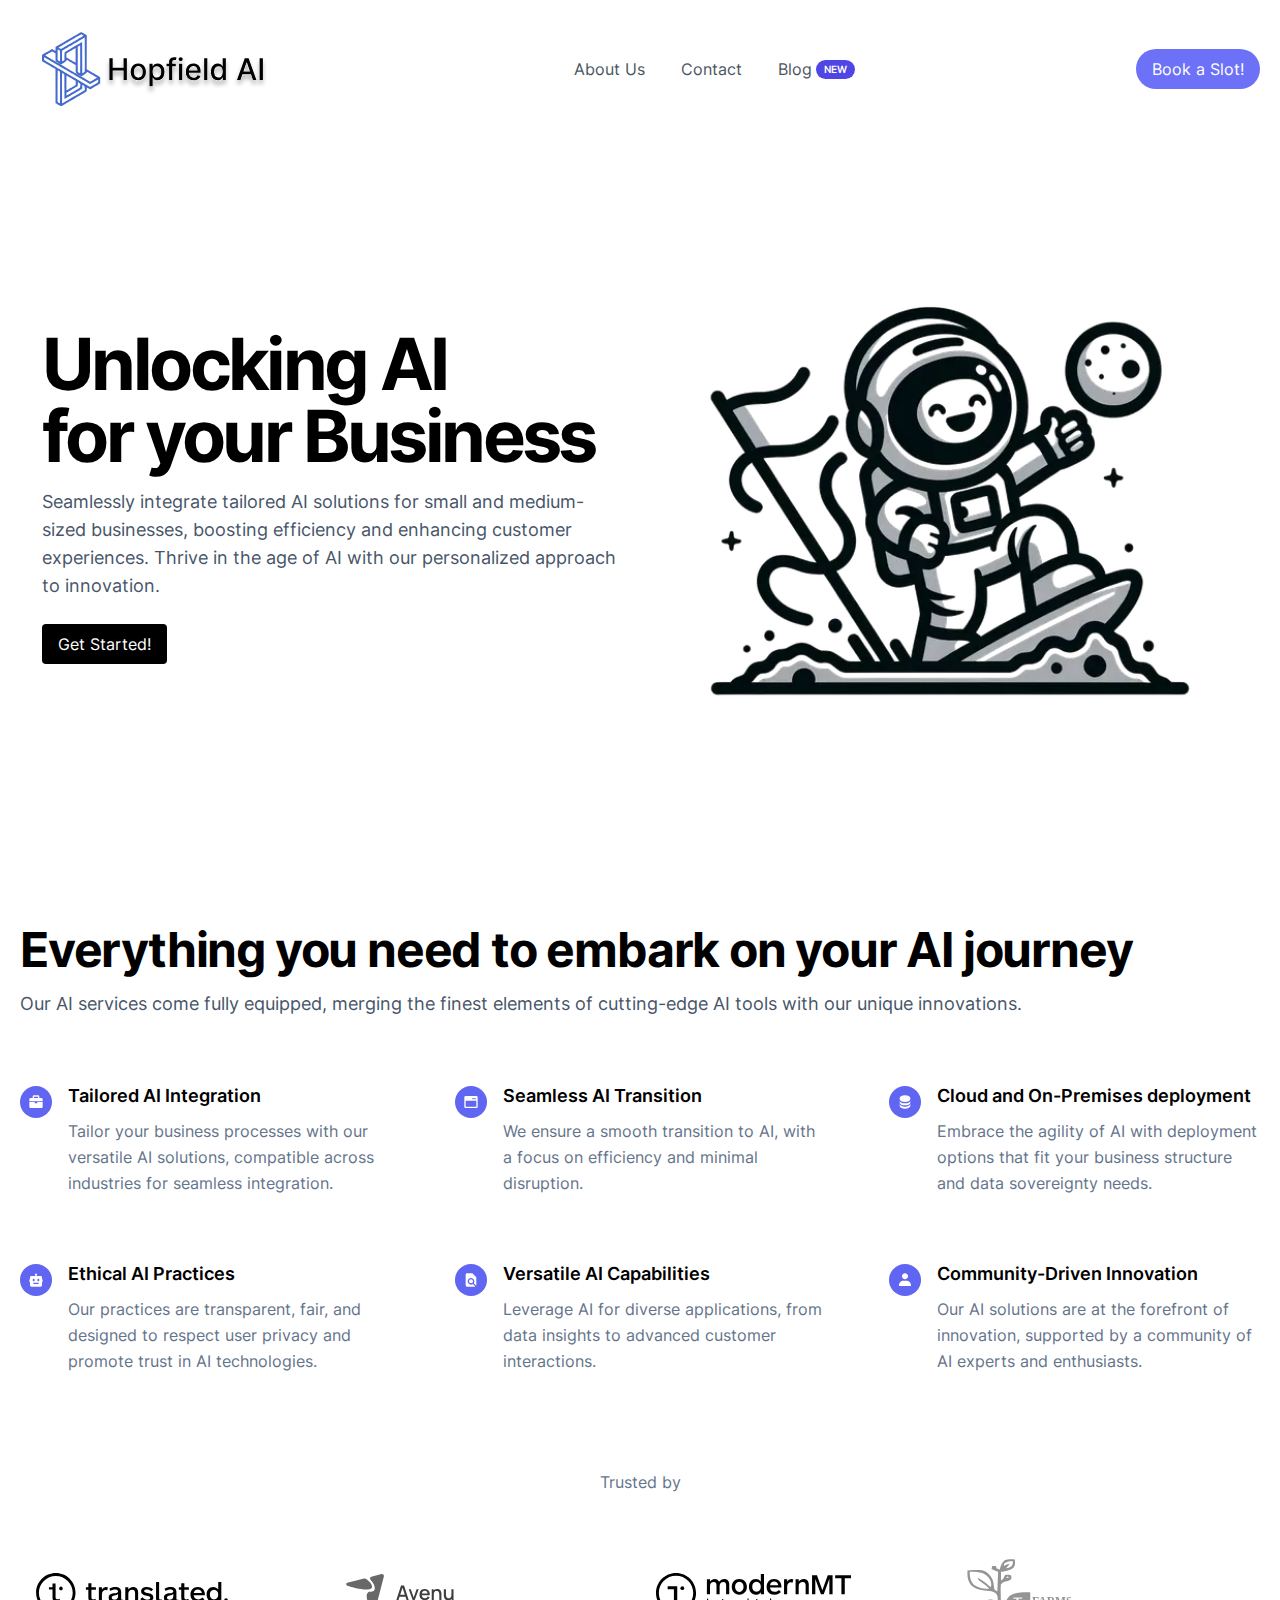
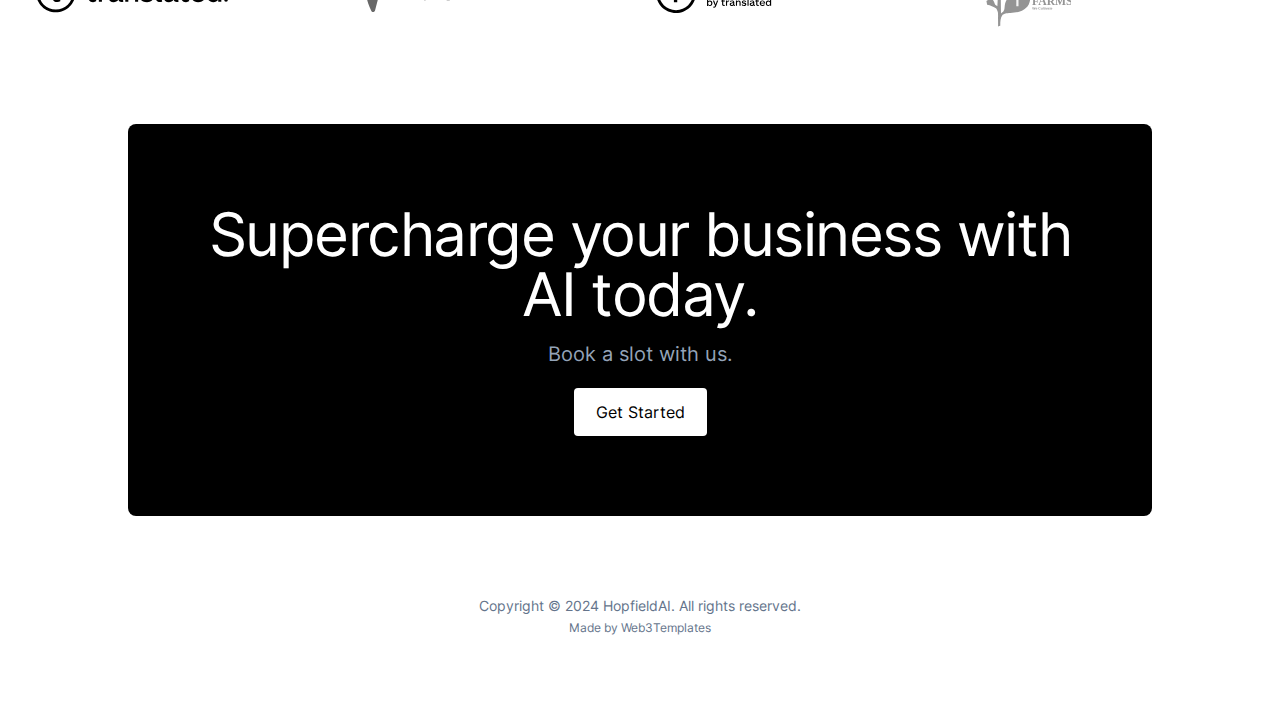
<file: index.html>
<!DOCTYPE html><html lang="en"> <head><meta charset="UTF-8"><meta name="viewport" content="width=device-width"><link rel="icon" type="image/svg+xml" href="/icon.svg"><meta name="generator" content="Astro v3.6.4"><!-- <link rel="preload" as="image" href={src} alt="Hero" /> --><title>Hopfiled AI: Enabling AI for your business</title><link rel="canonical" href="https://astroship.web3templates.com/"><meta name="description" content="HopfieldAI is an AI services compnay helping your business to leverage AI."><meta name="robots" content="index, follow"><meta property="og:title" content="HopfieldAI"><meta property="og:type" content="website"><meta property="og:image" content="https://astroship.web3templates.com/opengraph.jpg"><meta property="og:url" content="https://astroship.web3templates.com/"><meta property="og:image:url" content="https://astroship.web3templates.com/opengraph.jpg"><meta property="og:image:alt" content="HopfiledAI Homepage Screenshot"><link rel="stylesheet" href="/_astro/about.c0aedb69.css" /></head> <body> <div class="max-w-screen-xl mx-auto px-5">  <header class="flex flex-col lg:flex-row justify-between items-center my-5">  <div class="flex w-full lg:w-auto items-center justify-between"> <a href="/" class="text-lg"> <img src="/_astro/logo.6d7fe1f3_ZN0SQe.svg" alt="Astronaut" loading="eager" width="272" height="98" decoding="async"> </a> <div class="block lg:hidden"> <button id="astronav-menu" aria-label="Toggle Menu">  <svg fill="currentColor" class="w-4 h-4 text-gray-800" width="24" height="24" viewBox="0 0 24 24" xmlns="https://www.w3.org/2000/svg"> <title>Toggle Menu</title> <path class="astronav-close-icon astronav-toggle hidden" fill-rule="evenodd" clip-rule="evenodd" d="M18.278 16.864a1 1 0 01-1.414 1.414l-4.829-4.828-4.828 4.828a1 1 0 01-1.414-1.414l4.828-4.829-4.828-4.828a1 1 0 011.414-1.414l4.829 4.828 4.828-4.828a1 1 0 111.414 1.414l-4.828 4.829 4.828 4.828z"></path> <path class="astronav-open-icon astronav-toggle" fill-rule="evenodd" d="M4 5h16a1 1 0 010 2H4a1 1 0 110-2zm0 6h16a1 1 0 010 2H4a1 1 0 010-2zm0 6h16a1 1 0 010 2H4a1 1 0 010-2z"></path> </svg>  </button> </div> </div> <nav class="astronav-items astronav-toggle hidden w-full lg:w-auto mt-2 lg:flex lg:mt-0">  <ul class="flex flex-col lg:flex-row lg:gap-3"> <li> <a href="/about" class="flex lg:px-3 py-2 items-center text-gray-600 hover:text-gray-900"> <span> About Us</span>  </a> </li><li> <a href="/contact" class="flex lg:px-3 py-2 items-center text-gray-600 hover:text-gray-900"> <span> Contact</span>  </a> </li><li> <a href="/blog" class="flex lg:px-3 py-2 items-center text-gray-600 hover:text-gray-900"> <span> Blog</span> <span class="ml-1 px-2 py-0.5 text-[10px] animate-pulse font-semibold uppercase text-white bg-indigo-600 rounded-full">
New
</span> </a> </li> </ul> <div class="lg:hidden flex items-center mt-3 gap-4"> <a href="/slot-book" class="inline-flex items-center justify-center px-4 py-2 text-white rounded-full transition duration-300 transform hover:scale-105 active:scale-95" style="background-color: #6c71f8;">
Book a Slot!
</a> </div>  </nav>  <script>(function(){const closeOnClick = false;

["DOMContentLoaded", "astro:after-swap"].forEach((event) => {
  document.addEventListener(event, addListeners);
});

// Function to clone and replace elements
function cloneAndReplace(element) {
  const clone = element.cloneNode(true);
  element.parentNode.replaceChild(clone, element);
}

function addListeners() {
  // Clean up existing listeners
  const oldMenuButton = document.getElementById("astronav-menu");
  if (oldMenuButton) {
    cloneAndReplace(oldMenuButton);
  }

  const oldDropdownMenus = document.querySelectorAll(".astronav-dropdown");
  oldDropdownMenus.forEach((menu) => {
    cloneAndReplace(menu);
  });

  // Mobile nav toggle
  const menuButton = document.getElementById("astronav-menu");
  menuButton && menuButton.addEventListener("click", toggleMobileNav);

  // Dropdown menus
  const dropdownMenus = document.querySelectorAll(".astronav-dropdown");
  dropdownMenus.forEach((menu) => {
    const button = menu.querySelector("button");
    button &&
      button.addEventListener("click", (event) =>
        toggleDropdownMenu(event, menu, dropdownMenus)
      );

    // Handle Submenu Dropdowns
    const dropDownSubmenus = menu.querySelectorAll(
      ".astronav-dropdown-submenu"
    );

    dropDownSubmenus.forEach((submenu) => {
      const submenuButton = submenu.querySelector("button");
      submenuButton &&
        submenuButton.addEventListener("click", (event) => {
          event.stopImmediatePropagation();
          toggleSubmenuDropdown(event, submenu);
        });
    });
  });

  // Clicking away from dropdown will remove the dropdown class
  document.addEventListener("click", closeAllDropdowns);

  if (closeOnClick) {
    handleCloseOnClick();
  }
}

function toggleMobileNav() {
  [...document.querySelectorAll(".astronav-toggle")].forEach((el) => {
    el.classList.toggle("hidden");
  });
}

function toggleDropdownMenu(event, menu, dropdownMenus) {
  toggleMenu(menu);

  // Close one dropdown when selecting another
  Array.from(dropdownMenus)
    .filter((el) => el !== menu && !menu.contains(el))
    .forEach(closeMenu);

  event.stopPropagation();
}

function toggleSubmenuDropdown(event, submenu) {
  event.stopPropagation();
  toggleMenu(submenu);

  // Close sibling submenus at the same nesting level
  const siblingSubmenus = submenu
    .closest(".astronav-dropdown")
    .querySelectorAll(".astronav-dropdown-submenu");
  Array.from(siblingSubmenus)
    .filter((el) => el !== submenu && !submenu.contains(el))
    .forEach(closeMenu);
}

function closeAllDropdowns(event) {
  const dropdownMenus = document.querySelectorAll(".dropdown-toggle");
  const dropdownParent = document.querySelectorAll(
    ".astronav-dropdown, .astronav-dropdown-submenu"
  );
  const isButtonInsideDropdown = [
    ...document.querySelectorAll(
      ".astronav-dropdown button, .astronav-dropdown-submenu button, #astronav-menu"
    ),
  ].some((button) => button.contains(event.target));
  if (!isButtonInsideDropdown) {
    dropdownMenus.forEach((d) => {
      // console.log("I ran", d);
      // if (!d.contains(event.target)) {
      d.classList.remove("open");
      d.removeAttribute("open");
      d.classList.add("hidden");
      // }
    });
    dropdownParent.forEach((d) => {
      d.classList.remove("open");
      d.removeAttribute("open");
      d.setAttribute("aria-expanded", "false");
    });
  }
}

function toggleMenu(menu) {
  menu.classList.toggle("open");
  const expanded = menu.getAttribute("aria-expanded") === "true";
  menu.setAttribute("aria-expanded", expanded ? "false" : "true");
  menu.hasAttribute("open")
    ? menu.removeAttribute("open")
    : menu.setAttribute("open", "");

  const dropdownToggle = menu.querySelector(".dropdown-toggle");
  const dropdownExpanded = dropdownToggle.getAttribute("aria-expanded");
  dropdownToggle.classList.toggle("hidden");
  dropdownToggle.setAttribute(
    "aria-expanded",
    dropdownExpanded === "true" ? "false" : "true"
  );
}

function closeMenu(menu) {
  // console.log("closing", menu);
  menu.classList.remove("open");
  menu.removeAttribute("open");
  menu.setAttribute("aria-expanded", "false");
  const dropdownToggles = menu.querySelectorAll(".dropdown-toggle");
  dropdownToggles.forEach((toggle) => {
    toggle.classList.add("hidden");
    toggle.setAttribute("aria-expanded", "false");
  });
}

function handleCloseOnClick() {
  const navMenuItems = document.querySelector(".astronav-items");
  const navToggle = document.getElementById("astronav-menu");
  const navLink = navMenuItems && navMenuItems.querySelectorAll("a");

  const MenuIcons = navToggle.querySelectorAll(".astronav-toggle");

  navLink &&
    navLink.forEach((item) => {
      item.addEventListener("click", () => {
        navMenuItems?.classList.add("hidden");
        MenuIcons.forEach((el) => {
          el.classList.toggle("hidden");
        });
      });
    });
}
})();</script> <div class="hidden lg:flex items-center gap-4"> <a href="/slot-book" class="inline-flex items-center justify-center px-4 py-2 text-white rounded-full transition duration-300 transform hover:scale-105 active:scale-95" style="background-color: #6c71f8;">
Book a Slot!
</a> </div> </header>  </div>  <div class="max-w-screen-xl mx-auto px-5">  <main class="grid lg:grid-cols-2 place-items-center pt-8 pb-8 md:pt-6 md:pb-24"> <div class="py-6 md:order-1 hidden md:block"> <picture> <source srcset="/_astro/hero1.511a881e_Z1SL5Im.webp 200w, /_astro/hero1.511a881e_cpXxY.webp 400w, /_astro/hero1.511a881e_2iC2Pk.webp 600w" type="image/webp" sizes="(max-width: 800px) 100vw, 620px"> <img src="/_astro/hero1.511a881e_Z1OmyUJ.png" srcset="/_astro/hero1.511a881e_Z2uvbSe.png 200w, /_astro/hero1.511a881e_Zoj7AS.png 400w, /_astro/hero1.511a881e_1GRVFs.png 600w" alt="Astronaut in the air" sizes="(max-width: 800px) 100vw, 620px" loading="eager" width="1024" height="1024" decoding="async"> </picture> </div> <div> <h1 class="text-5xl lg:text-6xl xl:text-7xl font-bold lg:tracking-tight xl:tracking-tighter">
Unlocking AI <br> for your Business
</h1> <p class="text-lg mt-4 text-slate-600 max-w-xl">
Seamlessly integrate tailored AI solutions for small and medium-sized businesses, 
      boosting efficiency and enhancing customer experiences. 
      Thrive in the age of AI with our personalized approach to innovation.
</p> <div class="mt-6 flex flex-col sm:flex-row gap-3"> <a href="/slot-book" class="inline-flex items-center bg-black justify-center px-4 py-2 text-white rounded transition duration-300 transform hover:scale-105 active:scale-95">
Get Started!
</a> </div> </div> </main> <div class="mt-16 md:mt-0"> <h2 class="text-4xl lg:text-5xl font-bold lg:tracking-tight">
Everything you need to embark on your AI journey
</h2> <p class="text-lg mt-4 text-slate-600">
Our AI services come fully equipped, merging the finest elements of 
    cutting-edge AI tools with our unique innovations.
</p> </div> <div class="grid sm:grid-cols-2 md:grid-cols-3 mt-16 gap-16"> <div class="flex gap-4 items-start"> <div class="mt-1 rounded-full  p-2 w-8 h-8 shrink-0" style="background-color: #6065f2;"> <svg viewBox="0 0 24 24" class="text-white" astro-icon="bx:bxs-briefcase"><path fill="currentColor" d="M20 6h-3V4c0-1.103-.897-2-2-2H9c-1.103 0-2 .897-2 2v2H4c-1.103 0-2 .897-2 2v3h20V8c0-1.103-.897-2-2-2zM9 4h6v2H9V4zm5 10h-4v-2H2v7c0 1.103.897 2 2 2h16c1.103 0 2-.897 2-2v-7h-8v2z"/></svg> </div> <div> <h3 class="font-semibold text-lg">Tailored AI Integration</h3>  <p class="text-slate-500 mt-2 leading-relaxed">Tailor your business processes with our versatile AI solutions, compatible across industries for seamless integration.</p> </div> </div><div class="flex gap-4 items-start"> <div class="mt-1 rounded-full  p-2 w-8 h-8 shrink-0" style="background-color: #6065f2;"> <svg viewBox="0 0 24 24" class="text-white" astro-icon="bx:bxs-window-alt"><path fill="currentColor" d="M20 3H4c-1.103 0-2 .897-2 2v14c0 1.103.897 2 2 2h16c1.103 0 2-.897 2-2V5c0-1.103-.897-2-2-2zm-3 3h2v2h-2V6zm-3 0h2v2h-2V6zM4 19v-9h16.001l.001 9H4z"/></svg> </div> <div> <h3 class="font-semibold text-lg">Seamless AI Transition</h3>  <p class="text-slate-500 mt-2 leading-relaxed">We ensure a smooth transition to AI, with a focus on efficiency and minimal disruption.</p> </div> </div><div class="flex gap-4 items-start"> <div class="mt-1 rounded-full  p-2 w-8 h-8 shrink-0" style="background-color: #6065f2;"> <svg viewBox="0 0 24 24" class="text-white" astro-icon="bx:bxs-data"><path fill="currentColor" d="M20 6c0-2.168-3.663-4-8-4S4 3.832 4 6v2c0 2.168 3.663 4 8 4s8-1.832 8-4V6zm-8 13c-4.337 0-8-1.832-8-4v3c0 2.168 3.663 4 8 4s8-1.832 8-4v-3c0 2.168-3.663 4-8 4z"/><path fill="currentColor" d="M20 10c0 2.168-3.663 4-8 4s-8-1.832-8-4v3c0 2.168 3.663 4 8 4s8-1.832 8-4v-3z"/></svg> </div> <div> <h3 class="font-semibold text-lg">Cloud and On-Premises deployment</h3>  <p class="text-slate-500 mt-2 leading-relaxed">Embrace the agility of AI with deployment options that fit your business structure and data sovereignty needs.</p> </div> </div><div class="flex gap-4 items-start"> <div class="mt-1 rounded-full  p-2 w-8 h-8 shrink-0" style="background-color: #6065f2;"> <svg viewBox="0 0 24 24" class="text-white" astro-icon="bx:bxs-bot"><path fill="currentColor" d="M21 10.975V8a2 2 0 0 0-2-2h-6V4.688c.305-.274.5-.668.5-1.11a1.5 1.5 0 0 0-3 0c0 .442.195.836.5 1.11V6H5a2 2 0 0 0-2 2v2.998l-.072.005A.999.999 0 0 0 2 12v2a1 1 0 0 0 1 1v5a2 2 0 0 0 2 2h14a2 2 0 0 0 2-2v-5a1 1 0 0 0 1-1v-1.938a1.004 1.004 0 0 0-.072-.455c-.202-.488-.635-.605-.928-.632zM7 12c0-1.104.672-2 1.5-2s1.5.896 1.5 2-.672 2-1.5 2S7 13.104 7 12zm8.998 6c-1.001-.003-7.997 0-7.998 0v-2s7.001-.002 8.002 0l-.004 2zm-.498-4c-.828 0-1.5-.896-1.5-2s.672-2 1.5-2 1.5.896 1.5 2-.672 2-1.5 2z"/></svg> </div> <div> <h3 class="font-semibold text-lg">Ethical AI Practices</h3>  <p class="text-slate-500 mt-2 leading-relaxed">Our practices are transparent, fair, and designed to respect user privacy and promote trust in AI technologies.</p> </div> </div><div class="flex gap-4 items-start"> <div class="mt-1 rounded-full  p-2 w-8 h-8 shrink-0" style="background-color: #6065f2;"> <svg viewBox="0 0 24 24" class="text-white" astro-icon="bx:bxs-file-find"><path fill="currentColor" d="M6 22h12c.178 0 .348-.03.512-.074l-3.759-3.759A4.966 4.966 0 0 1 12 19c-2.757 0-5-2.243-5-5s2.243-5 5-5 5 2.243 5 5a4.964 4.964 0 0 1-.833 2.753l3.759 3.759c.044-.164.074-.334.074-.512V8l-6-6H6a2 2 0 0 0-2 2v16a2 2 0 0 0 2 2z"/><circle cx="12" cy="14" r="3" fill="currentColor"/></svg> </div> <div> <h3 class="font-semibold text-lg">Versatile AI Capabilities</h3>  <p class="text-slate-500 mt-2 leading-relaxed">Leverage AI for diverse applications, from data insights to advanced customer interactions. </p> </div> </div><div class="flex gap-4 items-start"> <div class="mt-1 rounded-full  p-2 w-8 h-8 shrink-0" style="background-color: #6065f2;"> <svg viewBox="0 0 24 24" class="text-white" astro-icon="bx:bxs-user"><path fill="currentColor" d="M7.5 6.5C7.5 8.981 9.519 11 12 11s4.5-2.019 4.5-4.5S14.481 2 12 2 7.5 4.019 7.5 6.5zM20 21h1v-1c0-3.859-3.141-7-7-7h-4c-3.86 0-7 3.141-7 7v1h17z"/></svg> </div> <div> <h3 class="font-semibold text-lg">Community-Driven Innovation</h3>  <p class="text-slate-500 mt-2 leading-relaxed">Our AI solutions are at the forefront of innovation, supported by a community of AI experts and enthusiasts.</p> </div> </div> </div> <div class="mt-24"> <h2 class="text-center text-slate-500">Trusted by</h2> <div class="mt-12 grid grid-cols-3 sm:grid-cols-4 md:grid-cols-4"> <div class="p-4 flex grayscale transition duration-200 hover:grayscale-0"> <img src="/_astro/translated.e42538b5_ZynrqU.svg" loading="lazy" alt="client logo" width="192" height="40" decoding="async"> </div> <div class="p-4 flex grayscale transition duration-200 hover:grayscale-0 "> <img src="/_astro/avenu.491049cd_Z208YwP.svg" loading="lazy" alt="client logo" width="109" height="39" decoding="async"> </div> <div class="p-4 flex grayscale transition duration-200 hover:grayscale-0"> <img src="/_astro/mmt.f3d750d8_1nf3Gc.svg" loading="eager" alt="client logo" width="195" height="40" decoding="async"> </div> <div class="p-4 flex grayscale transition duration-200 hover:grayscale-0"> <img src="/_astro/tfarms.bc84e4c3_Z2bFuze.svg" loading="lazy" alt="client logo" width="105" height="70" decoding="async"> </div> </div> </div> <div class="bg-black p-8 md:px-20 md:py-20 mt-20 mx-auto max-w-5xl rounded-lg flex flex-col items-center text-center"> <h2 class="text-white text-4xl md:text-6xl tracking-tight">
Supercharge your business with AI today.
</h2> <p class="text-slate-400 mt-4 text-lg md:text-xl">
Book a slot with us.
</p> <div class="flex mt-5"> <a href="/slot-book" class="rounded text-center transition focus-visible:ring-2 ring-offset-2 ring-gray-200 px-5 py-2.5 bg-white text-black   border-2 border-transparent">Get Started </a> </div> </div>  </div>  <footer class="my-20"> <p class="text-center text-sm text-slate-500">
Copyright © 2024 HopfieldAI. All rights reserved.
</p> <!--
    Can we ask you a favor 🙏
    Please keep this backlink on your website if possible.
    or Purchase a commercial license from https://web3templates.com
  --> <p class="text-center text-xs text-slate-500 mt-1">
Made by <a href="https://web3templates.com" target="_blank" rel="noopener" class="hover:underline">
Web3Templates
</a> </p> </footer>  </body> </html>
</file>
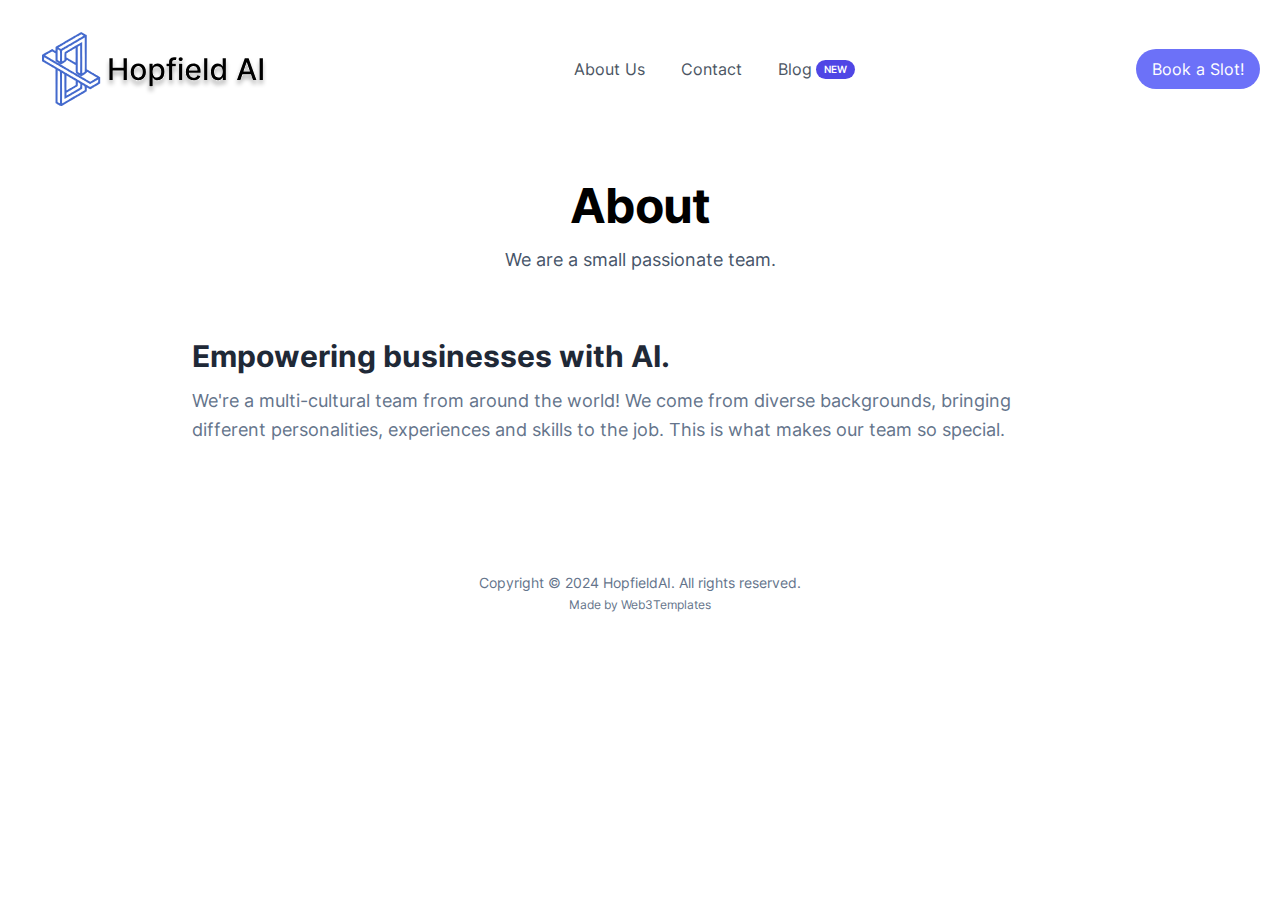
<file: about/index.html>
<!DOCTYPE html><html lang="en"> <head><meta charset="UTF-8"><meta name="viewport" content="width=device-width"><link rel="icon" type="image/svg+xml" href="/icon.svg"><meta name="generator" content="Astro v3.6.4"><!-- <link rel="preload" as="image" href={src} alt="Hero" /> --><title>About | Hopfiled AI</title><link rel="canonical" href="https://astroship.web3templates.com/about/"><meta name="description" content="HopfieldAI is an AI services compnay helping your business to leverage AI."><meta name="robots" content="index, follow"><meta property="og:title" content="HopfieldAI"><meta property="og:type" content="website"><meta property="og:image" content="https://astroship.web3templates.com/opengraph.jpg"><meta property="og:url" content="https://astroship.web3templates.com/about/"><meta property="og:image:url" content="https://astroship.web3templates.com/opengraph.jpg"><meta property="og:image:alt" content="HopfiledAI Homepage Screenshot"><link rel="stylesheet" href="/_astro/about.c0aedb69.css" /></head> <body> <div class="max-w-screen-xl mx-auto px-5">  <header class="flex flex-col lg:flex-row justify-between items-center my-5">  <div class="flex w-full lg:w-auto items-center justify-between"> <a href="/" class="text-lg"> <img src="/_astro/logo.6d7fe1f3_ZN0SQe.svg" alt="Astronaut" loading="eager" width="272" height="98" decoding="async"> </a> <div class="block lg:hidden"> <button id="astronav-menu" aria-label="Toggle Menu">  <svg fill="currentColor" class="w-4 h-4 text-gray-800" width="24" height="24" viewBox="0 0 24 24" xmlns="https://www.w3.org/2000/svg"> <title>Toggle Menu</title> <path class="astronav-close-icon astronav-toggle hidden" fill-rule="evenodd" clip-rule="evenodd" d="M18.278 16.864a1 1 0 01-1.414 1.414l-4.829-4.828-4.828 4.828a1 1 0 01-1.414-1.414l4.828-4.829-4.828-4.828a1 1 0 011.414-1.414l4.829 4.828 4.828-4.828a1 1 0 111.414 1.414l-4.828 4.829 4.828 4.828z"></path> <path class="astronav-open-icon astronav-toggle" fill-rule="evenodd" d="M4 5h16a1 1 0 010 2H4a1 1 0 110-2zm0 6h16a1 1 0 010 2H4a1 1 0 010-2zm0 6h16a1 1 0 010 2H4a1 1 0 010-2z"></path> </svg>  </button> </div> </div> <nav class="astronav-items astronav-toggle hidden w-full lg:w-auto mt-2 lg:flex lg:mt-0">  <ul class="flex flex-col lg:flex-row lg:gap-3"> <li> <a href="/about" class="flex lg:px-3 py-2 items-center text-gray-600 hover:text-gray-900"> <span> About Us</span>  </a> </li><li> <a href="/contact" class="flex lg:px-3 py-2 items-center text-gray-600 hover:text-gray-900"> <span> Contact</span>  </a> </li><li> <a href="/blog" class="flex lg:px-3 py-2 items-center text-gray-600 hover:text-gray-900"> <span> Blog</span> <span class="ml-1 px-2 py-0.5 text-[10px] animate-pulse font-semibold uppercase text-white bg-indigo-600 rounded-full">
New
</span> </a> </li> </ul> <div class="lg:hidden flex items-center mt-3 gap-4"> <a href="/slot-book" class="inline-flex items-center justify-center px-4 py-2 text-white rounded-full transition duration-300 transform hover:scale-105 active:scale-95" style="background-color: #6c71f8;">
Book a Slot!
</a> </div>  </nav>  <script>(function(){const closeOnClick = false;

["DOMContentLoaded", "astro:after-swap"].forEach((event) => {
  document.addEventListener(event, addListeners);
});

// Function to clone and replace elements
function cloneAndReplace(element) {
  const clone = element.cloneNode(true);
  element.parentNode.replaceChild(clone, element);
}

function addListeners() {
  // Clean up existing listeners
  const oldMenuButton = document.getElementById("astronav-menu");
  if (oldMenuButton) {
    cloneAndReplace(oldMenuButton);
  }

  const oldDropdownMenus = document.querySelectorAll(".astronav-dropdown");
  oldDropdownMenus.forEach((menu) => {
    cloneAndReplace(menu);
  });

  // Mobile nav toggle
  const menuButton = document.getElementById("astronav-menu");
  menuButton && menuButton.addEventListener("click", toggleMobileNav);

  // Dropdown menus
  const dropdownMenus = document.querySelectorAll(".astronav-dropdown");
  dropdownMenus.forEach((menu) => {
    const button = menu.querySelector("button");
    button &&
      button.addEventListener("click", (event) =>
        toggleDropdownMenu(event, menu, dropdownMenus)
      );

    // Handle Submenu Dropdowns
    const dropDownSubmenus = menu.querySelectorAll(
      ".astronav-dropdown-submenu"
    );

    dropDownSubmenus.forEach((submenu) => {
      const submenuButton = submenu.querySelector("button");
      submenuButton &&
        submenuButton.addEventListener("click", (event) => {
          event.stopImmediatePropagation();
          toggleSubmenuDropdown(event, submenu);
        });
    });
  });

  // Clicking away from dropdown will remove the dropdown class
  document.addEventListener("click", closeAllDropdowns);

  if (closeOnClick) {
    handleCloseOnClick();
  }
}

function toggleMobileNav() {
  [...document.querySelectorAll(".astronav-toggle")].forEach((el) => {
    el.classList.toggle("hidden");
  });
}

function toggleDropdownMenu(event, menu, dropdownMenus) {
  toggleMenu(menu);

  // Close one dropdown when selecting another
  Array.from(dropdownMenus)
    .filter((el) => el !== menu && !menu.contains(el))
    .forEach(closeMenu);

  event.stopPropagation();
}

function toggleSubmenuDropdown(event, submenu) {
  event.stopPropagation();
  toggleMenu(submenu);

  // Close sibling submenus at the same nesting level
  const siblingSubmenus = submenu
    .closest(".astronav-dropdown")
    .querySelectorAll(".astronav-dropdown-submenu");
  Array.from(siblingSubmenus)
    .filter((el) => el !== submenu && !submenu.contains(el))
    .forEach(closeMenu);
}

function closeAllDropdowns(event) {
  const dropdownMenus = document.querySelectorAll(".dropdown-toggle");
  const dropdownParent = document.querySelectorAll(
    ".astronav-dropdown, .astronav-dropdown-submenu"
  );
  const isButtonInsideDropdown = [
    ...document.querySelectorAll(
      ".astronav-dropdown button, .astronav-dropdown-submenu button, #astronav-menu"
    ),
  ].some((button) => button.contains(event.target));
  if (!isButtonInsideDropdown) {
    dropdownMenus.forEach((d) => {
      // console.log("I ran", d);
      // if (!d.contains(event.target)) {
      d.classList.remove("open");
      d.removeAttribute("open");
      d.classList.add("hidden");
      // }
    });
    dropdownParent.forEach((d) => {
      d.classList.remove("open");
      d.removeAttribute("open");
      d.setAttribute("aria-expanded", "false");
    });
  }
}

function toggleMenu(menu) {
  menu.classList.toggle("open");
  const expanded = menu.getAttribute("aria-expanded") === "true";
  menu.setAttribute("aria-expanded", expanded ? "false" : "true");
  menu.hasAttribute("open")
    ? menu.removeAttribute("open")
    : menu.setAttribute("open", "");

  const dropdownToggle = menu.querySelector(".dropdown-toggle");
  const dropdownExpanded = dropdownToggle.getAttribute("aria-expanded");
  dropdownToggle.classList.toggle("hidden");
  dropdownToggle.setAttribute(
    "aria-expanded",
    dropdownExpanded === "true" ? "false" : "true"
  );
}

function closeMenu(menu) {
  // console.log("closing", menu);
  menu.classList.remove("open");
  menu.removeAttribute("open");
  menu.setAttribute("aria-expanded", "false");
  const dropdownToggles = menu.querySelectorAll(".dropdown-toggle");
  dropdownToggles.forEach((toggle) => {
    toggle.classList.add("hidden");
    toggle.setAttribute("aria-expanded", "false");
  });
}

function handleCloseOnClick() {
  const navMenuItems = document.querySelector(".astronav-items");
  const navToggle = document.getElementById("astronav-menu");
  const navLink = navMenuItems && navMenuItems.querySelectorAll("a");

  const MenuIcons = navToggle.querySelectorAll(".astronav-toggle");

  navLink &&
    navLink.forEach((item) => {
      item.addEventListener("click", () => {
        navMenuItems?.classList.add("hidden");
        MenuIcons.forEach((el) => {
          el.classList.toggle("hidden");
        });
      });
    });
}
})();</script> <div class="hidden lg:flex items-center gap-4"> <a href="/slot-book" class="inline-flex items-center justify-center px-4 py-2 text-white rounded-full transition duration-300 transform hover:scale-105 active:scale-95" style="background-color: #6c71f8;">
Book a Slot!
</a> </div> </header>  </div>  <div class="max-w-screen-xl mx-auto px-5">  <div class="mt-16 text-center"> <h1 class="text-4xl lg:text-5xl font-bold lg:tracking-tight"> About </h1> <p class="text-lg mt-4 text-slate-600"> We are a small passionate team. </p> </div> <div class="flex flex-col gap-3 mx-auto max-w-4xl mt-16"> <h2 class="font-bold text-3xl text-gray-800">
Empowering businesses with AI.
</h2> <p class="text-lg leading-relaxed text-slate-500">
We're a multi-cultural team from around the world! We come from diverse
        backgrounds, bringing different personalities, experiences and skills to
        the job. This is what makes our team so special.
</p> </div> <div class="grid md:grid-cols-3 gap-10 mx-auto max-w-4xl mt-12">  </div>  </div>  <footer class="my-20"> <p class="text-center text-sm text-slate-500">
Copyright © 2024 HopfieldAI. All rights reserved.
</p> <!--
    Can we ask you a favor 🙏
    Please keep this backlink on your website if possible.
    or Purchase a commercial license from https://web3templates.com
  --> <p class="text-center text-xs text-slate-500 mt-1">
Made by <a href="https://web3templates.com" target="_blank" rel="noopener" class="hover:underline">
Web3Templates
</a> </p> </footer>  </body> </html>
</file>
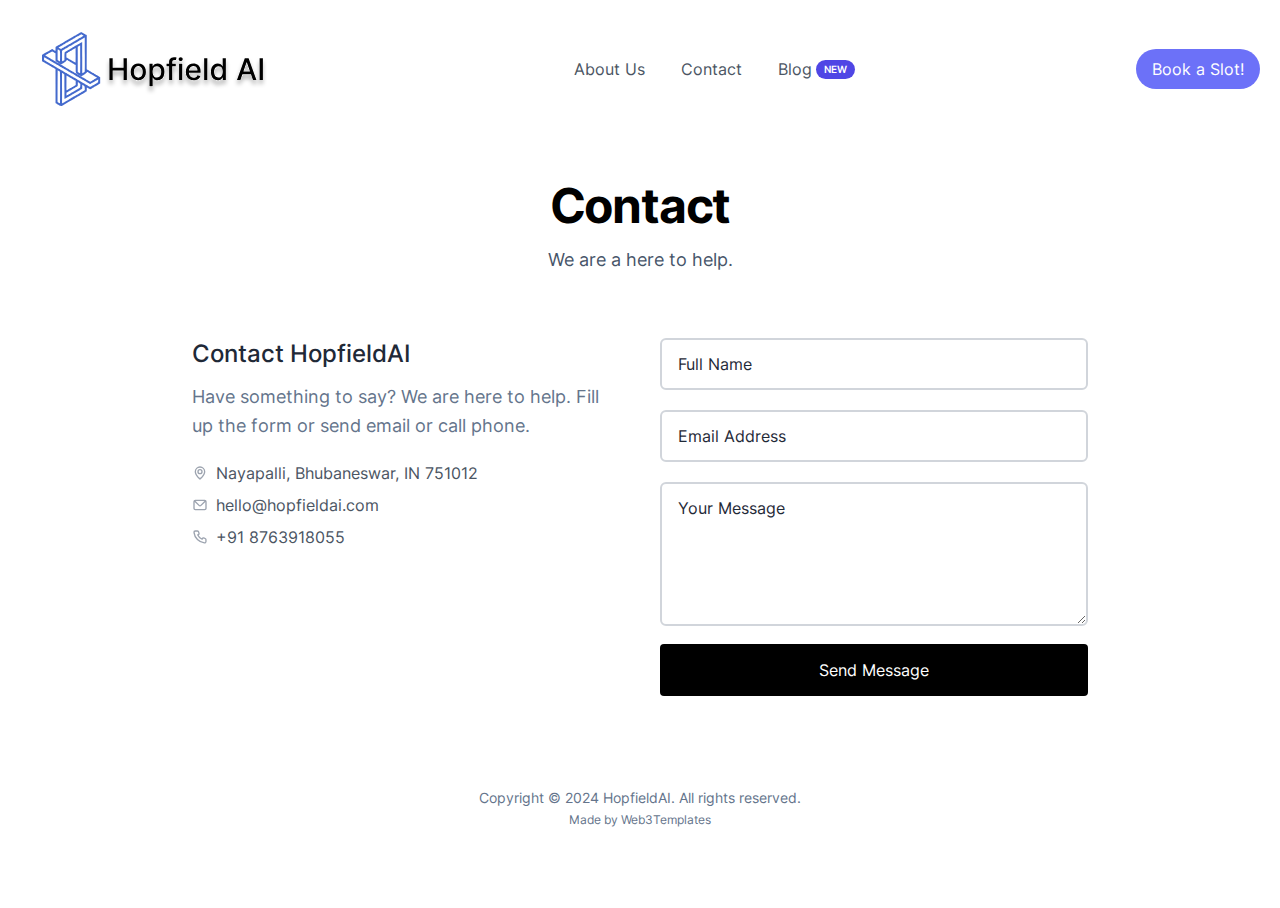
<file: contact/index.html>
<!DOCTYPE html><html lang="en"> <head><meta charset="UTF-8"><meta name="viewport" content="width=device-width"><link rel="icon" type="image/svg+xml" href="/icon.svg"><meta name="generator" content="Astro v3.6.4"><!-- <link rel="preload" as="image" href={src} alt="Hero" /> --><title>Contact | Hopfiled AI</title><link rel="canonical" href="https://astroship.web3templates.com/contact/"><meta name="description" content="HopfieldAI is an AI services compnay helping your business to leverage AI."><meta name="robots" content="index, follow"><meta property="og:title" content="HopfieldAI"><meta property="og:type" content="website"><meta property="og:image" content="https://astroship.web3templates.com/opengraph.jpg"><meta property="og:url" content="https://astroship.web3templates.com/contact/"><meta property="og:image:url" content="https://astroship.web3templates.com/opengraph.jpg"><meta property="og:image:alt" content="HopfiledAI Homepage Screenshot"><link rel="stylesheet" href="/_astro/about.c0aedb69.css" />
<style>.invalid-feedback[data-astro-cid-uwnxe3i2],.empty-feedback[data-astro-cid-uwnxe3i2]{display:none}.was-validated[data-astro-cid-uwnxe3i2] :-moz-placeholder-shown:invalid[data-astro-cid-uwnxe3i2]~.empty-feedback[data-astro-cid-uwnxe3i2]{display:block}.was-validated[data-astro-cid-uwnxe3i2] :placeholder-shown:invalid[data-astro-cid-uwnxe3i2]~.empty-feedback[data-astro-cid-uwnxe3i2]{display:block}.was-validated[data-astro-cid-uwnxe3i2] :not(:-moz-placeholder-shown):invalid[data-astro-cid-uwnxe3i2]~.invalid-feedback[data-astro-cid-uwnxe3i2]{display:block}.was-validated[data-astro-cid-uwnxe3i2] :not(:placeholder-shown):invalid[data-astro-cid-uwnxe3i2]~.invalid-feedback[data-astro-cid-uwnxe3i2]{display:block}.is-invalid[data-astro-cid-uwnxe3i2],.was-validated[data-astro-cid-uwnxe3i2] :invalid[data-astro-cid-uwnxe3i2]{border-color:#dc3545}
</style></head> <body> <div class="max-w-screen-xl mx-auto px-5">  <header class="flex flex-col lg:flex-row justify-between items-center my-5">  <div class="flex w-full lg:w-auto items-center justify-between"> <a href="/" class="text-lg"> <img src="/_astro/logo.6d7fe1f3_ZN0SQe.svg" alt="Astronaut" loading="eager" width="272" height="98" decoding="async"> </a> <div class="block lg:hidden"> <button id="astronav-menu" aria-label="Toggle Menu">  <svg fill="currentColor" class="w-4 h-4 text-gray-800" width="24" height="24" viewBox="0 0 24 24" xmlns="https://www.w3.org/2000/svg"> <title>Toggle Menu</title> <path class="astronav-close-icon astronav-toggle hidden" fill-rule="evenodd" clip-rule="evenodd" d="M18.278 16.864a1 1 0 01-1.414 1.414l-4.829-4.828-4.828 4.828a1 1 0 01-1.414-1.414l4.828-4.829-4.828-4.828a1 1 0 011.414-1.414l4.829 4.828 4.828-4.828a1 1 0 111.414 1.414l-4.828 4.829 4.828 4.828z"></path> <path class="astronav-open-icon astronav-toggle" fill-rule="evenodd" d="M4 5h16a1 1 0 010 2H4a1 1 0 110-2zm0 6h16a1 1 0 010 2H4a1 1 0 010-2zm0 6h16a1 1 0 010 2H4a1 1 0 010-2z"></path> </svg>  </button> </div> </div> <nav class="astronav-items astronav-toggle hidden w-full lg:w-auto mt-2 lg:flex lg:mt-0">  <ul class="flex flex-col lg:flex-row lg:gap-3"> <li> <a href="/about" class="flex lg:px-3 py-2 items-center text-gray-600 hover:text-gray-900"> <span> About Us</span>  </a> </li><li> <a href="/contact" class="flex lg:px-3 py-2 items-center text-gray-600 hover:text-gray-900"> <span> Contact</span>  </a> </li><li> <a href="/blog" class="flex lg:px-3 py-2 items-center text-gray-600 hover:text-gray-900"> <span> Blog</span> <span class="ml-1 px-2 py-0.5 text-[10px] animate-pulse font-semibold uppercase text-white bg-indigo-600 rounded-full">
New
</span> </a> </li> </ul> <div class="lg:hidden flex items-center mt-3 gap-4"> <a href="/slot-book" class="inline-flex items-center justify-center px-4 py-2 text-white rounded-full transition duration-300 transform hover:scale-105 active:scale-95" style="background-color: #6c71f8;">
Book a Slot!
</a> </div>  </nav>  <script>(function(){const closeOnClick = false;

["DOMContentLoaded", "astro:after-swap"].forEach((event) => {
  document.addEventListener(event, addListeners);
});

// Function to clone and replace elements
function cloneAndReplace(element) {
  const clone = element.cloneNode(true);
  element.parentNode.replaceChild(clone, element);
}

function addListeners() {
  // Clean up existing listeners
  const oldMenuButton = document.getElementById("astronav-menu");
  if (oldMenuButton) {
    cloneAndReplace(oldMenuButton);
  }

  const oldDropdownMenus = document.querySelectorAll(".astronav-dropdown");
  oldDropdownMenus.forEach((menu) => {
    cloneAndReplace(menu);
  });

  // Mobile nav toggle
  const menuButton = document.getElementById("astronav-menu");
  menuButton && menuButton.addEventListener("click", toggleMobileNav);

  // Dropdown menus
  const dropdownMenus = document.querySelectorAll(".astronav-dropdown");
  dropdownMenus.forEach((menu) => {
    const button = menu.querySelector("button");
    button &&
      button.addEventListener("click", (event) =>
        toggleDropdownMenu(event, menu, dropdownMenus)
      );

    // Handle Submenu Dropdowns
    const dropDownSubmenus = menu.querySelectorAll(
      ".astronav-dropdown-submenu"
    );

    dropDownSubmenus.forEach((submenu) => {
      const submenuButton = submenu.querySelector("button");
      submenuButton &&
        submenuButton.addEventListener("click", (event) => {
          event.stopImmediatePropagation();
          toggleSubmenuDropdown(event, submenu);
        });
    });
  });

  // Clicking away from dropdown will remove the dropdown class
  document.addEventListener("click", closeAllDropdowns);

  if (closeOnClick) {
    handleCloseOnClick();
  }
}

function toggleMobileNav() {
  [...document.querySelectorAll(".astronav-toggle")].forEach((el) => {
    el.classList.toggle("hidden");
  });
}

function toggleDropdownMenu(event, menu, dropdownMenus) {
  toggleMenu(menu);

  // Close one dropdown when selecting another
  Array.from(dropdownMenus)
    .filter((el) => el !== menu && !menu.contains(el))
    .forEach(closeMenu);

  event.stopPropagation();
}

function toggleSubmenuDropdown(event, submenu) {
  event.stopPropagation();
  toggleMenu(submenu);

  // Close sibling submenus at the same nesting level
  const siblingSubmenus = submenu
    .closest(".astronav-dropdown")
    .querySelectorAll(".astronav-dropdown-submenu");
  Array.from(siblingSubmenus)
    .filter((el) => el !== submenu && !submenu.contains(el))
    .forEach(closeMenu);
}

function closeAllDropdowns(event) {
  const dropdownMenus = document.querySelectorAll(".dropdown-toggle");
  const dropdownParent = document.querySelectorAll(
    ".astronav-dropdown, .astronav-dropdown-submenu"
  );
  const isButtonInsideDropdown = [
    ...document.querySelectorAll(
      ".astronav-dropdown button, .astronav-dropdown-submenu button, #astronav-menu"
    ),
  ].some((button) => button.contains(event.target));
  if (!isButtonInsideDropdown) {
    dropdownMenus.forEach((d) => {
      // console.log("I ran", d);
      // if (!d.contains(event.target)) {
      d.classList.remove("open");
      d.removeAttribute("open");
      d.classList.add("hidden");
      // }
    });
    dropdownParent.forEach((d) => {
      d.classList.remove("open");
      d.removeAttribute("open");
      d.setAttribute("aria-expanded", "false");
    });
  }
}

function toggleMenu(menu) {
  menu.classList.toggle("open");
  const expanded = menu.getAttribute("aria-expanded") === "true";
  menu.setAttribute("aria-expanded", expanded ? "false" : "true");
  menu.hasAttribute("open")
    ? menu.removeAttribute("open")
    : menu.setAttribute("open", "");

  const dropdownToggle = menu.querySelector(".dropdown-toggle");
  const dropdownExpanded = dropdownToggle.getAttribute("aria-expanded");
  dropdownToggle.classList.toggle("hidden");
  dropdownToggle.setAttribute(
    "aria-expanded",
    dropdownExpanded === "true" ? "false" : "true"
  );
}

function closeMenu(menu) {
  // console.log("closing", menu);
  menu.classList.remove("open");
  menu.removeAttribute("open");
  menu.setAttribute("aria-expanded", "false");
  const dropdownToggles = menu.querySelectorAll(".dropdown-toggle");
  dropdownToggles.forEach((toggle) => {
    toggle.classList.add("hidden");
    toggle.setAttribute("aria-expanded", "false");
  });
}

function handleCloseOnClick() {
  const navMenuItems = document.querySelector(".astronav-items");
  const navToggle = document.getElementById("astronav-menu");
  const navLink = navMenuItems && navMenuItems.querySelectorAll("a");

  const MenuIcons = navToggle.querySelectorAll(".astronav-toggle");

  navLink &&
    navLink.forEach((item) => {
      item.addEventListener("click", () => {
        navMenuItems?.classList.add("hidden");
        MenuIcons.forEach((el) => {
          el.classList.toggle("hidden");
        });
      });
    });
}
})();</script> <div class="hidden lg:flex items-center gap-4"> <a href="/slot-book" class="inline-flex items-center justify-center px-4 py-2 text-white rounded-full transition duration-300 transform hover:scale-105 active:scale-95" style="background-color: #6c71f8;">
Book a Slot!
</a> </div> </header>  </div>  <div class="max-w-screen-xl mx-auto px-5">  <div class="mt-16 text-center"> <h1 class="text-4xl lg:text-5xl font-bold lg:tracking-tight"> Contact </h1> <p class="text-lg mt-4 text-slate-600"> We are a here to help. </p> </div> <div class="grid md:grid-cols-2 gap-10 mx-auto max-w-4xl mt-16"> <div> <h2 class="font-medium text-2xl text-gray-800">Contact HopfieldAI</h2> <p class="text-lg leading-relaxed text-slate-500 mt-3">
Have something to say? We are here to help. Fill up the form or send
          email or call phone.
</p> <div class="mt-5"> <div class="flex items-center mt-2 space-x-2 text-gray-600"> <svg viewBox="0 0 24 24" class="text-gray-400 w-4 h-4" astro-icon="uil:map-marker"><path fill="currentColor" d="M12 2a8 8 0 0 0-8 8c0 5.4 7.05 11.5 7.35 11.76a1 1 0 0 0 1.3 0C13 21.5 20 15.4 20 10a8 8 0 0 0-8-8zm0 17.65c-2.13-2-6-6.31-6-9.65a6 6 0 0 1 12 0c0 3.34-3.87 7.66-6 9.65zM12 6a4 4 0 1 0 4 4 4 4 0 0 0-4-4zm0 6a2 2 0 1 1 2-2 2 2 0 0 1-2 2z"/></svg> <span>Nayapalli, Bhubaneswar, IN 751012 </span> </div><div class="flex items-center mt-2 space-x-2 text-gray-600"> <svg viewBox="0 0 24 24" class="text-gray-400 w-4 h-4" astro-icon="uil:envelope"><path fill="currentColor" d="M19 4H5a3 3 0 0 0-3 3v10a3 3 0 0 0 3 3h14a3 3 0 0 0 3-3V7a3 3 0 0 0-3-3zm-.41 2-5.88 5.88a1 1 0 0 1-1.42 0L5.41 6zM20 17a1 1 0 0 1-1 1H5a1 1 0 0 1-1-1V7.41l5.88 5.88a3 3 0 0 0 4.24 0L20 7.41z"/></svg><a href="mailto:pujari.sthita@gmail.com">hello@hopfieldai.com</a> </div><div class="flex items-center mt-2 space-x-2 text-gray-600"> <svg viewBox="0 0 24 24" class="text-gray-400 w-4 h-4" astro-icon="uil:phone"><path fill="currentColor" d="M19.44 13c-.22 0-.45-.07-.67-.12a9.44 9.44 0 0 1-1.31-.39 2 2 0 0 0-2.48 1l-.22.45a12.18 12.18 0 0 1-2.66-2 12.18 12.18 0 0 1-2-2.66l.42-.28a2 2 0 0 0 1-2.48 10.33 10.33 0 0 1-.39-1.31c-.05-.22-.09-.45-.12-.68a3 3 0 0 0-3-2.49h-3a3 3 0 0 0-3 3.41 19 19 0 0 0 16.52 16.46h.38a3 3 0 0 0 2-.76 3 3 0 0 0 1-2.25v-3a3 3 0 0 0-2.47-2.9zm.5 6a1 1 0 0 1-.34.75 1.05 1.05 0 0 1-.82.25A17 17 0 0 1 4.07 5.22a1.09 1.09 0 0 1 .25-.82 1 1 0 0 1 .75-.34h3a1 1 0 0 1 1 .79q.06.41.15.81a11.12 11.12 0 0 0 .46 1.55l-1.4.65a1 1 0 0 0-.49 1.33 14.49 14.49 0 0 0 7 7 1 1 0 0 0 .76 0 1 1 0 0 0 .57-.52l.62-1.4a13.69 13.69 0 0 0 1.58.46q.4.09.81.15a1 1 0 0 1 .79 1z"/></svg><a href="tel:+91 8763918055 ">+91 8763918055</a> </div> </div> </div> <div> <!-- To make this contact form work, create your free access key from https://web3forms.com/
     Then you will get all form submissions in your email inbox. --><form action="https://api.web3forms.com/submit" method="POST" id="form" class="needs-validation" novalidate data-astro-cid-uwnxe3i2> <input type="hidden" name="access_key" value="287822a5-9d3f-4481-96e5-8e5f72ccfeee" data-astro-cid-uwnxe3i2> <!-- Create your free access key from https://web3forms.com/ --> <input type="checkbox" class="hidden" style="display:none" name="botcheck" data-astro-cid-uwnxe3i2> <div class="mb-5" data-astro-cid-uwnxe3i2> <input type="text" placeholder="Full Name" required class="w-full px-4 py-3 border-2 placeholder:text-gray-800 rounded-md outline-none focus:ring-4 border-gray-300 focus:border-gray-600 ring-gray-100" name="name" data-astro-cid-uwnxe3i2> <div class="empty-feedback invalid-feedback text-red-400 text-sm mt-1" data-astro-cid-uwnxe3i2>
Please provide your full name.
</div> </div> <div class="mb-5" data-astro-cid-uwnxe3i2> <label for="email_address" class="sr-only" data-astro-cid-uwnxe3i2>Email Address</label><input id="email_address" type="email" placeholder="Email Address" name="email" required class="w-full px-4 py-3 border-2 placeholder:text-gray-800 rounded-md outline-none focus:ring-4 border-gray-300 focus:border-gray-600 ring-gray-100" data-astro-cid-uwnxe3i2> <div class="empty-feedback text-red-400 text-sm mt-1" data-astro-cid-uwnxe3i2>
Please provide your email address.
</div> <div class="invalid-feedback text-red-400 text-sm mt-1" data-astro-cid-uwnxe3i2>
Please provide a valid email address.
</div> </div> <div class="mb-3" data-astro-cid-uwnxe3i2> <textarea name="message" required placeholder="Your Message" class="w-full px-4 py-3 border-2 placeholder:text-gray-800 rounded-md outline-none h-36 focus:ring-4 border-gray-300 focus:border-gray-600 ring-gray-100" data-astro-cid-uwnxe3i2></textarea> <div class="empty-feedback invalid-feedback text-red-400 text-sm mt-1" data-astro-cid-uwnxe3i2>
Please enter your message.
</div> </div> <button type="submit" data-astro-cid-uwnxe3i2 class="rounded text-center transition focus-visible:ring-2 ring-offset-2 ring-gray-200 w-full px-6 py-3 bg-black text-white hover:bg-slate-900  border-2 border-transparent">Send Message </button> <div id="result" class="mt-3 text-center" data-astro-cid-uwnxe3i2></div> </form>  <script>
  const form = document.getElementById("form");
  const result = document.getElementById("result");

  form.addEventListener("submit", function (e) {
    e.preventDefault();
    form.classList.add("was-validated");
    if (!form.checkValidity()) {
      form.querySelectorAll(":invalid")[0].focus();
      return;
    }
    const formData = new FormData(form);
    const object = Object.fromEntries(formData);
    const json = JSON.stringify(object);

    result.innerHTML = "Sending...";

    fetch("https://api.web3forms.com/submit", {
      method: "POST",
      headers: {
        "Content-Type": "application/json",
        Accept: "application/json",
      },
      body: json,
    })
      .then(async (response) => {
        let json = await response.json();
        if (response.status == 200) {
          result.classList.add("text-green-500");
          result.innerHTML = json.message;
        } else {
          console.log(response);
          result.classList.add("text-red-500");
          result.innerHTML = json.message;
        }
      })
      .catch((error) => {
        console.log(error);
        result.innerHTML = "Something went wrong!";
      })
      .then(function () {
        form.reset();
        form.classList.remove("was-validated");
        setTimeout(() => {
          result.style.display = "none";
        }, 5000);
      });
  });
</script> </div> </div>  </div>  <footer class="my-20"> <p class="text-center text-sm text-slate-500">
Copyright © 2024 HopfieldAI. All rights reserved.
</p> <!--
    Can we ask you a favor 🙏
    Please keep this backlink on your website if possible.
    or Purchase a commercial license from https://web3templates.com
  --> <p class="text-center text-xs text-slate-500 mt-1">
Made by <a href="https://web3templates.com" target="_blank" rel="noopener" class="hover:underline">
Web3Templates
</a> </p> </footer>  </body> </html>
</file>
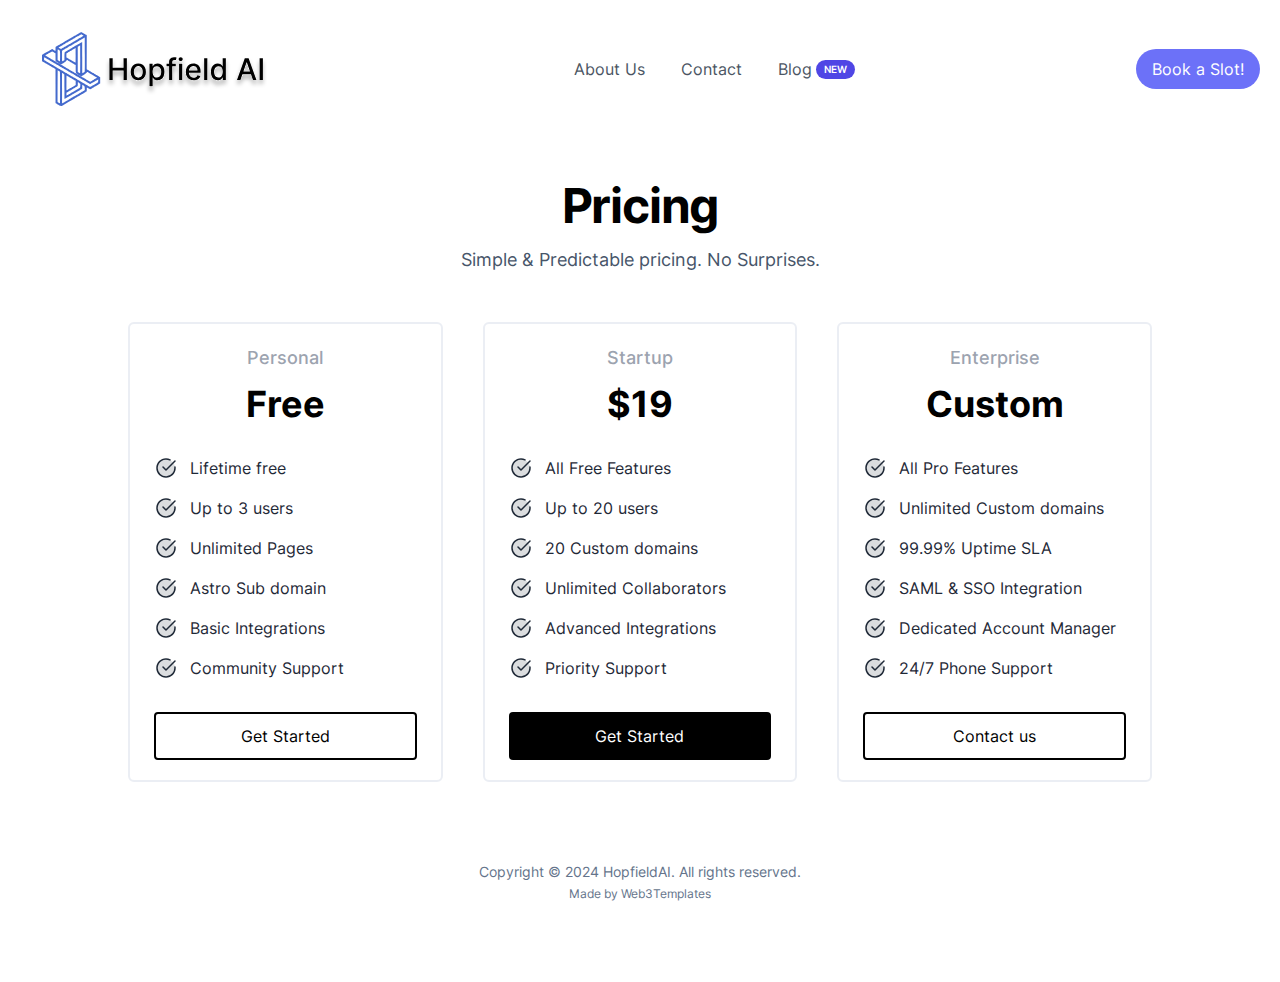
<file: pricing/index.html>
<!DOCTYPE html><html lang="en"> <head><meta charset="UTF-8"><meta name="viewport" content="width=device-width"><link rel="icon" type="image/svg+xml" href="/icon.svg"><meta name="generator" content="Astro v3.6.4"><!-- <link rel="preload" as="image" href={src} alt="Hero" /> --><title>Pricing | Hopfiled AI</title><link rel="canonical" href="https://astroship.web3templates.com/pricing/"><meta name="description" content="HopfieldAI is an AI services compnay helping your business to leverage AI."><meta name="robots" content="index, follow"><meta property="og:title" content="HopfieldAI"><meta property="og:type" content="website"><meta property="og:image" content="https://astroship.web3templates.com/opengraph.jpg"><meta property="og:url" content="https://astroship.web3templates.com/pricing/"><meta property="og:image:url" content="https://astroship.web3templates.com/opengraph.jpg"><meta property="og:image:alt" content="HopfiledAI Homepage Screenshot"><link rel="stylesheet" href="/_astro/about.c0aedb69.css" /></head> <body> <div class="max-w-screen-xl mx-auto px-5">  <header class="flex flex-col lg:flex-row justify-between items-center my-5">  <div class="flex w-full lg:w-auto items-center justify-between"> <a href="/" class="text-lg"> <img src="/_astro/logo.6d7fe1f3_ZN0SQe.svg" alt="Astronaut" loading="eager" width="272" height="98" decoding="async"> </a> <div class="block lg:hidden"> <button id="astronav-menu" aria-label="Toggle Menu">  <svg fill="currentColor" class="w-4 h-4 text-gray-800" width="24" height="24" viewBox="0 0 24 24" xmlns="https://www.w3.org/2000/svg"> <title>Toggle Menu</title> <path class="astronav-close-icon astronav-toggle hidden" fill-rule="evenodd" clip-rule="evenodd" d="M18.278 16.864a1 1 0 01-1.414 1.414l-4.829-4.828-4.828 4.828a1 1 0 01-1.414-1.414l4.828-4.829-4.828-4.828a1 1 0 011.414-1.414l4.829 4.828 4.828-4.828a1 1 0 111.414 1.414l-4.828 4.829 4.828 4.828z"></path> <path class="astronav-open-icon astronav-toggle" fill-rule="evenodd" d="M4 5h16a1 1 0 010 2H4a1 1 0 110-2zm0 6h16a1 1 0 010 2H4a1 1 0 010-2zm0 6h16a1 1 0 010 2H4a1 1 0 010-2z"></path> </svg>  </button> </div> </div> <nav class="astronav-items astronav-toggle hidden w-full lg:w-auto mt-2 lg:flex lg:mt-0">  <ul class="flex flex-col lg:flex-row lg:gap-3"> <li> <a href="/about" class="flex lg:px-3 py-2 items-center text-gray-600 hover:text-gray-900"> <span> About Us</span>  </a> </li><li> <a href="/contact" class="flex lg:px-3 py-2 items-center text-gray-600 hover:text-gray-900"> <span> Contact</span>  </a> </li><li> <a href="/blog" class="flex lg:px-3 py-2 items-center text-gray-600 hover:text-gray-900"> <span> Blog</span> <span class="ml-1 px-2 py-0.5 text-[10px] animate-pulse font-semibold uppercase text-white bg-indigo-600 rounded-full">
New
</span> </a> </li> </ul> <div class="lg:hidden flex items-center mt-3 gap-4"> <a href="/slot-book" class="inline-flex items-center justify-center px-4 py-2 text-white rounded-full transition duration-300 transform hover:scale-105 active:scale-95" style="background-color: #6c71f8;">
Book a Slot!
</a> </div>  </nav>  <script>(function(){const closeOnClick = false;

["DOMContentLoaded", "astro:after-swap"].forEach((event) => {
  document.addEventListener(event, addListeners);
});

// Function to clone and replace elements
function cloneAndReplace(element) {
  const clone = element.cloneNode(true);
  element.parentNode.replaceChild(clone, element);
}

function addListeners() {
  // Clean up existing listeners
  const oldMenuButton = document.getElementById("astronav-menu");
  if (oldMenuButton) {
    cloneAndReplace(oldMenuButton);
  }

  const oldDropdownMenus = document.querySelectorAll(".astronav-dropdown");
  oldDropdownMenus.forEach((menu) => {
    cloneAndReplace(menu);
  });

  // Mobile nav toggle
  const menuButton = document.getElementById("astronav-menu");
  menuButton && menuButton.addEventListener("click", toggleMobileNav);

  // Dropdown menus
  const dropdownMenus = document.querySelectorAll(".astronav-dropdown");
  dropdownMenus.forEach((menu) => {
    const button = menu.querySelector("button");
    button &&
      button.addEventListener("click", (event) =>
        toggleDropdownMenu(event, menu, dropdownMenus)
      );

    // Handle Submenu Dropdowns
    const dropDownSubmenus = menu.querySelectorAll(
      ".astronav-dropdown-submenu"
    );

    dropDownSubmenus.forEach((submenu) => {
      const submenuButton = submenu.querySelector("button");
      submenuButton &&
        submenuButton.addEventListener("click", (event) => {
          event.stopImmediatePropagation();
          toggleSubmenuDropdown(event, submenu);
        });
    });
  });

  // Clicking away from dropdown will remove the dropdown class
  document.addEventListener("click", closeAllDropdowns);

  if (closeOnClick) {
    handleCloseOnClick();
  }
}

function toggleMobileNav() {
  [...document.querySelectorAll(".astronav-toggle")].forEach((el) => {
    el.classList.toggle("hidden");
  });
}

function toggleDropdownMenu(event, menu, dropdownMenus) {
  toggleMenu(menu);

  // Close one dropdown when selecting another
  Array.from(dropdownMenus)
    .filter((el) => el !== menu && !menu.contains(el))
    .forEach(closeMenu);

  event.stopPropagation();
}

function toggleSubmenuDropdown(event, submenu) {
  event.stopPropagation();
  toggleMenu(submenu);

  // Close sibling submenus at the same nesting level
  const siblingSubmenus = submenu
    .closest(".astronav-dropdown")
    .querySelectorAll(".astronav-dropdown-submenu");
  Array.from(siblingSubmenus)
    .filter((el) => el !== submenu && !submenu.contains(el))
    .forEach(closeMenu);
}

function closeAllDropdowns(event) {
  const dropdownMenus = document.querySelectorAll(".dropdown-toggle");
  const dropdownParent = document.querySelectorAll(
    ".astronav-dropdown, .astronav-dropdown-submenu"
  );
  const isButtonInsideDropdown = [
    ...document.querySelectorAll(
      ".astronav-dropdown button, .astronav-dropdown-submenu button, #astronav-menu"
    ),
  ].some((button) => button.contains(event.target));
  if (!isButtonInsideDropdown) {
    dropdownMenus.forEach((d) => {
      // console.log("I ran", d);
      // if (!d.contains(event.target)) {
      d.classList.remove("open");
      d.removeAttribute("open");
      d.classList.add("hidden");
      // }
    });
    dropdownParent.forEach((d) => {
      d.classList.remove("open");
      d.removeAttribute("open");
      d.setAttribute("aria-expanded", "false");
    });
  }
}

function toggleMenu(menu) {
  menu.classList.toggle("open");
  const expanded = menu.getAttribute("aria-expanded") === "true";
  menu.setAttribute("aria-expanded", expanded ? "false" : "true");
  menu.hasAttribute("open")
    ? menu.removeAttribute("open")
    : menu.setAttribute("open", "");

  const dropdownToggle = menu.querySelector(".dropdown-toggle");
  const dropdownExpanded = dropdownToggle.getAttribute("aria-expanded");
  dropdownToggle.classList.toggle("hidden");
  dropdownToggle.setAttribute(
    "aria-expanded",
    dropdownExpanded === "true" ? "false" : "true"
  );
}

function closeMenu(menu) {
  // console.log("closing", menu);
  menu.classList.remove("open");
  menu.removeAttribute("open");
  menu.setAttribute("aria-expanded", "false");
  const dropdownToggles = menu.querySelectorAll(".dropdown-toggle");
  dropdownToggles.forEach((toggle) => {
    toggle.classList.add("hidden");
    toggle.setAttribute("aria-expanded", "false");
  });
}

function handleCloseOnClick() {
  const navMenuItems = document.querySelector(".astronav-items");
  const navToggle = document.getElementById("astronav-menu");
  const navLink = navMenuItems && navMenuItems.querySelectorAll("a");

  const MenuIcons = navToggle.querySelectorAll(".astronav-toggle");

  navLink &&
    navLink.forEach((item) => {
      item.addEventListener("click", () => {
        navMenuItems?.classList.add("hidden");
        MenuIcons.forEach((el) => {
          el.classList.toggle("hidden");
        });
      });
    });
}
})();</script> <div class="hidden lg:flex items-center gap-4"> <a href="/slot-book" class="inline-flex items-center justify-center px-4 py-2 text-white rounded-full transition duration-300 transform hover:scale-105 active:scale-95" style="background-color: #6c71f8;">
Book a Slot!
</a> </div> </header>  </div>  <div class="max-w-screen-xl mx-auto px-5">  <div class="mt-16 text-center"> <h1 class="text-4xl lg:text-5xl font-bold lg:tracking-tight"> Pricing </h1> <p class="text-lg mt-4 text-slate-600"> 
Simple & Predictable pricing. No Surprises.
 </p> </div> <div class="grid md:grid-cols-3 gap-10 mx-auto max-w-screen-lg mt-12"> <div> <div class="flex flex-col w-full order-first lg:order-none border-2 border-[#D8DEE9] border-opacity-50 py-5 px-6 rounded-md"> <div class="text-center"> <h4 class="text-lg font-medium text-gray-400">Personal</h4><p class="mt-3 text-4xl font-bold text-black md:text-4xl"> Free </p> <!-- {
        plan.price.original && (
          <p class="mt-1 text-xl font-medium text-gray-400 line-through md:text-2xl">
            {plan.price.original}
          </p>
        )
      } --> </div><ul class="grid mt-8 text-left gap-y-4"> <li class="flex items-start gap-3 text-gray-800"> <svg class="w-6 h-6" viewBox="0 0 24 24" fill="none" xmlns="http://www.w3.org/2000/svg"><circle cx="12" cy="12" r="9" fill="currentColor" fill-opacity=".16"></circle><path fill-rule="evenodd" clip-rule="evenodd" d="M3.75 12a8.25 8.25 0 0 1 11.916-7.393.75.75 0 1 0 .668-1.343A9.713 9.713 0 0 0 12 2.25c-5.385 0-9.75 4.365-9.75 9.75s4.365 9.75 9.75 9.75 9.75-4.365 9.75-9.75c0-.366-.02-.727-.06-1.082a.75.75 0 1 0-1.49.164A8.25 8.25 0 1 1 3.75 12Zm17.78-6.47a.75.75 0 0 0-1.06-1.06L12 12.94l-2.47-2.47a.75.75 0 0 0-1.06 1.06l3 3a.75.75 0 0 0 1.06 0l9-9Z" fill="currentColor"></path> </svg> <span>Lifetime free</span> </li><li class="flex items-start gap-3 text-gray-800"> <svg class="w-6 h-6" viewBox="0 0 24 24" fill="none" xmlns="http://www.w3.org/2000/svg"><circle cx="12" cy="12" r="9" fill="currentColor" fill-opacity=".16"></circle><path fill-rule="evenodd" clip-rule="evenodd" d="M3.75 12a8.25 8.25 0 0 1 11.916-7.393.75.75 0 1 0 .668-1.343A9.713 9.713 0 0 0 12 2.25c-5.385 0-9.75 4.365-9.75 9.75s4.365 9.75 9.75 9.75 9.75-4.365 9.75-9.75c0-.366-.02-.727-.06-1.082a.75.75 0 1 0-1.49.164A8.25 8.25 0 1 1 3.75 12Zm17.78-6.47a.75.75 0 0 0-1.06-1.06L12 12.94l-2.47-2.47a.75.75 0 0 0-1.06 1.06l3 3a.75.75 0 0 0 1.06 0l9-9Z" fill="currentColor"></path> </svg> <span>Up to 3 users</span> </li><li class="flex items-start gap-3 text-gray-800"> <svg class="w-6 h-6" viewBox="0 0 24 24" fill="none" xmlns="http://www.w3.org/2000/svg"><circle cx="12" cy="12" r="9" fill="currentColor" fill-opacity=".16"></circle><path fill-rule="evenodd" clip-rule="evenodd" d="M3.75 12a8.25 8.25 0 0 1 11.916-7.393.75.75 0 1 0 .668-1.343A9.713 9.713 0 0 0 12 2.25c-5.385 0-9.75 4.365-9.75 9.75s4.365 9.75 9.75 9.75 9.75-4.365 9.75-9.75c0-.366-.02-.727-.06-1.082a.75.75 0 1 0-1.49.164A8.25 8.25 0 1 1 3.75 12Zm17.78-6.47a.75.75 0 0 0-1.06-1.06L12 12.94l-2.47-2.47a.75.75 0 0 0-1.06 1.06l3 3a.75.75 0 0 0 1.06 0l9-9Z" fill="currentColor"></path> </svg> <span>Unlimited Pages</span> </li><li class="flex items-start gap-3 text-gray-800"> <svg class="w-6 h-6" viewBox="0 0 24 24" fill="none" xmlns="http://www.w3.org/2000/svg"><circle cx="12" cy="12" r="9" fill="currentColor" fill-opacity=".16"></circle><path fill-rule="evenodd" clip-rule="evenodd" d="M3.75 12a8.25 8.25 0 0 1 11.916-7.393.75.75 0 1 0 .668-1.343A9.713 9.713 0 0 0 12 2.25c-5.385 0-9.75 4.365-9.75 9.75s4.365 9.75 9.75 9.75 9.75-4.365 9.75-9.75c0-.366-.02-.727-.06-1.082a.75.75 0 1 0-1.49.164A8.25 8.25 0 1 1 3.75 12Zm17.78-6.47a.75.75 0 0 0-1.06-1.06L12 12.94l-2.47-2.47a.75.75 0 0 0-1.06 1.06l3 3a.75.75 0 0 0 1.06 0l9-9Z" fill="currentColor"></path> </svg> <span>Astro Sub domain</span> </li><li class="flex items-start gap-3 text-gray-800"> <svg class="w-6 h-6" viewBox="0 0 24 24" fill="none" xmlns="http://www.w3.org/2000/svg"><circle cx="12" cy="12" r="9" fill="currentColor" fill-opacity=".16"></circle><path fill-rule="evenodd" clip-rule="evenodd" d="M3.75 12a8.25 8.25 0 0 1 11.916-7.393.75.75 0 1 0 .668-1.343A9.713 9.713 0 0 0 12 2.25c-5.385 0-9.75 4.365-9.75 9.75s4.365 9.75 9.75 9.75 9.75-4.365 9.75-9.75c0-.366-.02-.727-.06-1.082a.75.75 0 1 0-1.49.164A8.25 8.25 0 1 1 3.75 12Zm17.78-6.47a.75.75 0 0 0-1.06-1.06L12 12.94l-2.47-2.47a.75.75 0 0 0-1.06 1.06l3 3a.75.75 0 0 0 1.06 0l9-9Z" fill="currentColor"></path> </svg> <span>Basic Integrations</span> </li><li class="flex items-start gap-3 text-gray-800"> <svg class="w-6 h-6" viewBox="0 0 24 24" fill="none" xmlns="http://www.w3.org/2000/svg"><circle cx="12" cy="12" r="9" fill="currentColor" fill-opacity=".16"></circle><path fill-rule="evenodd" clip-rule="evenodd" d="M3.75 12a8.25 8.25 0 0 1 11.916-7.393.75.75 0 1 0 .668-1.343A9.713 9.713 0 0 0 12 2.25c-5.385 0-9.75 4.365-9.75 9.75s4.365 9.75 9.75 9.75 9.75-4.365 9.75-9.75c0-.366-.02-.727-.06-1.082a.75.75 0 1 0-1.49.164A8.25 8.25 0 1 1 3.75 12Zm17.78-6.47a.75.75 0 0 0-1.06-1.06L12 12.94l-2.47-2.47a.75.75 0 0 0-1.06 1.06l3 3a.75.75 0 0 0 1.06 0l9-9Z" fill="currentColor"></path> </svg> <span>Community Support</span> </li> </ul><div class="flex mt-8"> <a href="/" class="rounded text-center transition focus-visible:ring-2 ring-offset-2 ring-gray-200 w-full px-5 py-2.5 bg-white border-2 border-black hover:bg-gray-100 text-black ">Get Started </a> </div> </div> </div><div> <div class="flex flex-col w-full order-first lg:order-none border-2 border-[#D8DEE9] border-opacity-50 py-5 px-6 rounded-md"> <div class="text-center"> <h4 class="text-lg font-medium text-gray-400">Startup</h4><p class="mt-3 text-4xl font-bold text-black md:text-4xl"> $19 </p> <!-- {
        plan.price.original && (
          <p class="mt-1 text-xl font-medium text-gray-400 line-through md:text-2xl">
            {plan.price.original}
          </p>
        )
      } --> </div><ul class="grid mt-8 text-left gap-y-4"> <li class="flex items-start gap-3 text-gray-800"> <svg class="w-6 h-6" viewBox="0 0 24 24" fill="none" xmlns="http://www.w3.org/2000/svg"><circle cx="12" cy="12" r="9" fill="currentColor" fill-opacity=".16"></circle><path fill-rule="evenodd" clip-rule="evenodd" d="M3.75 12a8.25 8.25 0 0 1 11.916-7.393.75.75 0 1 0 .668-1.343A9.713 9.713 0 0 0 12 2.25c-5.385 0-9.75 4.365-9.75 9.75s4.365 9.75 9.75 9.75 9.75-4.365 9.75-9.75c0-.366-.02-.727-.06-1.082a.75.75 0 1 0-1.49.164A8.25 8.25 0 1 1 3.75 12Zm17.78-6.47a.75.75 0 0 0-1.06-1.06L12 12.94l-2.47-2.47a.75.75 0 0 0-1.06 1.06l3 3a.75.75 0 0 0 1.06 0l9-9Z" fill="currentColor"></path> </svg> <span>All Free Features</span> </li><li class="flex items-start gap-3 text-gray-800"> <svg class="w-6 h-6" viewBox="0 0 24 24" fill="none" xmlns="http://www.w3.org/2000/svg"><circle cx="12" cy="12" r="9" fill="currentColor" fill-opacity=".16"></circle><path fill-rule="evenodd" clip-rule="evenodd" d="M3.75 12a8.25 8.25 0 0 1 11.916-7.393.75.75 0 1 0 .668-1.343A9.713 9.713 0 0 0 12 2.25c-5.385 0-9.75 4.365-9.75 9.75s4.365 9.75 9.75 9.75 9.75-4.365 9.75-9.75c0-.366-.02-.727-.06-1.082a.75.75 0 1 0-1.49.164A8.25 8.25 0 1 1 3.75 12Zm17.78-6.47a.75.75 0 0 0-1.06-1.06L12 12.94l-2.47-2.47a.75.75 0 0 0-1.06 1.06l3 3a.75.75 0 0 0 1.06 0l9-9Z" fill="currentColor"></path> </svg> <span>Up to 20 users</span> </li><li class="flex items-start gap-3 text-gray-800"> <svg class="w-6 h-6" viewBox="0 0 24 24" fill="none" xmlns="http://www.w3.org/2000/svg"><circle cx="12" cy="12" r="9" fill="currentColor" fill-opacity=".16"></circle><path fill-rule="evenodd" clip-rule="evenodd" d="M3.75 12a8.25 8.25 0 0 1 11.916-7.393.75.75 0 1 0 .668-1.343A9.713 9.713 0 0 0 12 2.25c-5.385 0-9.75 4.365-9.75 9.75s4.365 9.75 9.75 9.75 9.75-4.365 9.75-9.75c0-.366-.02-.727-.06-1.082a.75.75 0 1 0-1.49.164A8.25 8.25 0 1 1 3.75 12Zm17.78-6.47a.75.75 0 0 0-1.06-1.06L12 12.94l-2.47-2.47a.75.75 0 0 0-1.06 1.06l3 3a.75.75 0 0 0 1.06 0l9-9Z" fill="currentColor"></path> </svg> <span>20 Custom domains</span> </li><li class="flex items-start gap-3 text-gray-800"> <svg class="w-6 h-6" viewBox="0 0 24 24" fill="none" xmlns="http://www.w3.org/2000/svg"><circle cx="12" cy="12" r="9" fill="currentColor" fill-opacity=".16"></circle><path fill-rule="evenodd" clip-rule="evenodd" d="M3.75 12a8.25 8.25 0 0 1 11.916-7.393.75.75 0 1 0 .668-1.343A9.713 9.713 0 0 0 12 2.25c-5.385 0-9.75 4.365-9.75 9.75s4.365 9.75 9.75 9.75 9.75-4.365 9.75-9.75c0-.366-.02-.727-.06-1.082a.75.75 0 1 0-1.49.164A8.25 8.25 0 1 1 3.75 12Zm17.78-6.47a.75.75 0 0 0-1.06-1.06L12 12.94l-2.47-2.47a.75.75 0 0 0-1.06 1.06l3 3a.75.75 0 0 0 1.06 0l9-9Z" fill="currentColor"></path> </svg> <span>Unlimited Collaborators</span> </li><li class="flex items-start gap-3 text-gray-800"> <svg class="w-6 h-6" viewBox="0 0 24 24" fill="none" xmlns="http://www.w3.org/2000/svg"><circle cx="12" cy="12" r="9" fill="currentColor" fill-opacity=".16"></circle><path fill-rule="evenodd" clip-rule="evenodd" d="M3.75 12a8.25 8.25 0 0 1 11.916-7.393.75.75 0 1 0 .668-1.343A9.713 9.713 0 0 0 12 2.25c-5.385 0-9.75 4.365-9.75 9.75s4.365 9.75 9.75 9.75 9.75-4.365 9.75-9.75c0-.366-.02-.727-.06-1.082a.75.75 0 1 0-1.49.164A8.25 8.25 0 1 1 3.75 12Zm17.78-6.47a.75.75 0 0 0-1.06-1.06L12 12.94l-2.47-2.47a.75.75 0 0 0-1.06 1.06l3 3a.75.75 0 0 0 1.06 0l9-9Z" fill="currentColor"></path> </svg> <span>Advanced Integrations</span> </li><li class="flex items-start gap-3 text-gray-800"> <svg class="w-6 h-6" viewBox="0 0 24 24" fill="none" xmlns="http://www.w3.org/2000/svg"><circle cx="12" cy="12" r="9" fill="currentColor" fill-opacity=".16"></circle><path fill-rule="evenodd" clip-rule="evenodd" d="M3.75 12a8.25 8.25 0 0 1 11.916-7.393.75.75 0 1 0 .668-1.343A9.713 9.713 0 0 0 12 2.25c-5.385 0-9.75 4.365-9.75 9.75s4.365 9.75 9.75 9.75 9.75-4.365 9.75-9.75c0-.366-.02-.727-.06-1.082a.75.75 0 1 0-1.49.164A8.25 8.25 0 1 1 3.75 12Zm17.78-6.47a.75.75 0 0 0-1.06-1.06L12 12.94l-2.47-2.47a.75.75 0 0 0-1.06 1.06l3 3a.75.75 0 0 0 1.06 0l9-9Z" fill="currentColor"></path> </svg> <span>Priority Support</span> </li> </ul><div class="flex mt-8"> <a href="#" class="rounded text-center transition focus-visible:ring-2 ring-offset-2 ring-gray-200 w-full px-5 py-2.5 bg-black text-white hover:bg-gray-800  border-2 border-transparent">Get Started </a> </div> </div> </div><div> <div class="flex flex-col w-full order-first lg:order-none border-2 border-[#D8DEE9] border-opacity-50 py-5 px-6 rounded-md"> <div class="text-center"> <h4 class="text-lg font-medium text-gray-400">Enterprise</h4><p class="mt-3 text-4xl font-bold text-black md:text-4xl"> Custom </p> <!-- {
        plan.price.original && (
          <p class="mt-1 text-xl font-medium text-gray-400 line-through md:text-2xl">
            {plan.price.original}
          </p>
        )
      } --> </div><ul class="grid mt-8 text-left gap-y-4"> <li class="flex items-start gap-3 text-gray-800"> <svg class="w-6 h-6" viewBox="0 0 24 24" fill="none" xmlns="http://www.w3.org/2000/svg"><circle cx="12" cy="12" r="9" fill="currentColor" fill-opacity=".16"></circle><path fill-rule="evenodd" clip-rule="evenodd" d="M3.75 12a8.25 8.25 0 0 1 11.916-7.393.75.75 0 1 0 .668-1.343A9.713 9.713 0 0 0 12 2.25c-5.385 0-9.75 4.365-9.75 9.75s4.365 9.75 9.75 9.75 9.75-4.365 9.75-9.75c0-.366-.02-.727-.06-1.082a.75.75 0 1 0-1.49.164A8.25 8.25 0 1 1 3.75 12Zm17.78-6.47a.75.75 0 0 0-1.06-1.06L12 12.94l-2.47-2.47a.75.75 0 0 0-1.06 1.06l3 3a.75.75 0 0 0 1.06 0l9-9Z" fill="currentColor"></path> </svg> <span>All Pro Features</span> </li><li class="flex items-start gap-3 text-gray-800"> <svg class="w-6 h-6" viewBox="0 0 24 24" fill="none" xmlns="http://www.w3.org/2000/svg"><circle cx="12" cy="12" r="9" fill="currentColor" fill-opacity=".16"></circle><path fill-rule="evenodd" clip-rule="evenodd" d="M3.75 12a8.25 8.25 0 0 1 11.916-7.393.75.75 0 1 0 .668-1.343A9.713 9.713 0 0 0 12 2.25c-5.385 0-9.75 4.365-9.75 9.75s4.365 9.75 9.75 9.75 9.75-4.365 9.75-9.75c0-.366-.02-.727-.06-1.082a.75.75 0 1 0-1.49.164A8.25 8.25 0 1 1 3.75 12Zm17.78-6.47a.75.75 0 0 0-1.06-1.06L12 12.94l-2.47-2.47a.75.75 0 0 0-1.06 1.06l3 3a.75.75 0 0 0 1.06 0l9-9Z" fill="currentColor"></path> </svg> <span>Unlimited Custom domains</span> </li><li class="flex items-start gap-3 text-gray-800"> <svg class="w-6 h-6" viewBox="0 0 24 24" fill="none" xmlns="http://www.w3.org/2000/svg"><circle cx="12" cy="12" r="9" fill="currentColor" fill-opacity=".16"></circle><path fill-rule="evenodd" clip-rule="evenodd" d="M3.75 12a8.25 8.25 0 0 1 11.916-7.393.75.75 0 1 0 .668-1.343A9.713 9.713 0 0 0 12 2.25c-5.385 0-9.75 4.365-9.75 9.75s4.365 9.75 9.75 9.75 9.75-4.365 9.75-9.75c0-.366-.02-.727-.06-1.082a.75.75 0 1 0-1.49.164A8.25 8.25 0 1 1 3.75 12Zm17.78-6.47a.75.75 0 0 0-1.06-1.06L12 12.94l-2.47-2.47a.75.75 0 0 0-1.06 1.06l3 3a.75.75 0 0 0 1.06 0l9-9Z" fill="currentColor"></path> </svg> <span>99.99% Uptime SLA</span> </li><li class="flex items-start gap-3 text-gray-800"> <svg class="w-6 h-6" viewBox="0 0 24 24" fill="none" xmlns="http://www.w3.org/2000/svg"><circle cx="12" cy="12" r="9" fill="currentColor" fill-opacity=".16"></circle><path fill-rule="evenodd" clip-rule="evenodd" d="M3.75 12a8.25 8.25 0 0 1 11.916-7.393.75.75 0 1 0 .668-1.343A9.713 9.713 0 0 0 12 2.25c-5.385 0-9.75 4.365-9.75 9.75s4.365 9.75 9.75 9.75 9.75-4.365 9.75-9.75c0-.366-.02-.727-.06-1.082a.75.75 0 1 0-1.49.164A8.25 8.25 0 1 1 3.75 12Zm17.78-6.47a.75.75 0 0 0-1.06-1.06L12 12.94l-2.47-2.47a.75.75 0 0 0-1.06 1.06l3 3a.75.75 0 0 0 1.06 0l9-9Z" fill="currentColor"></path> </svg> <span>SAML &amp; SSO Integration</span> </li><li class="flex items-start gap-3 text-gray-800"> <svg class="w-6 h-6" viewBox="0 0 24 24" fill="none" xmlns="http://www.w3.org/2000/svg"><circle cx="12" cy="12" r="9" fill="currentColor" fill-opacity=".16"></circle><path fill-rule="evenodd" clip-rule="evenodd" d="M3.75 12a8.25 8.25 0 0 1 11.916-7.393.75.75 0 1 0 .668-1.343A9.713 9.713 0 0 0 12 2.25c-5.385 0-9.75 4.365-9.75 9.75s4.365 9.75 9.75 9.75 9.75-4.365 9.75-9.75c0-.366-.02-.727-.06-1.082a.75.75 0 1 0-1.49.164A8.25 8.25 0 1 1 3.75 12Zm17.78-6.47a.75.75 0 0 0-1.06-1.06L12 12.94l-2.47-2.47a.75.75 0 0 0-1.06 1.06l3 3a.75.75 0 0 0 1.06 0l9-9Z" fill="currentColor"></path> </svg> <span>Dedicated Account Manager</span> </li><li class="flex items-start gap-3 text-gray-800"> <svg class="w-6 h-6" viewBox="0 0 24 24" fill="none" xmlns="http://www.w3.org/2000/svg"><circle cx="12" cy="12" r="9" fill="currentColor" fill-opacity=".16"></circle><path fill-rule="evenodd" clip-rule="evenodd" d="M3.75 12a8.25 8.25 0 0 1 11.916-7.393.75.75 0 1 0 .668-1.343A9.713 9.713 0 0 0 12 2.25c-5.385 0-9.75 4.365-9.75 9.75s4.365 9.75 9.75 9.75 9.75-4.365 9.75-9.75c0-.366-.02-.727-.06-1.082a.75.75 0 1 0-1.49.164A8.25 8.25 0 1 1 3.75 12Zm17.78-6.47a.75.75 0 0 0-1.06-1.06L12 12.94l-2.47-2.47a.75.75 0 0 0-1.06 1.06l3 3a.75.75 0 0 0 1.06 0l9-9Z" fill="currentColor"></path> </svg> <span>24/7 Phone Support</span> </li> </ul><div class="flex mt-8"> <a href="/contact" class="rounded text-center transition focus-visible:ring-2 ring-offset-2 ring-gray-200 w-full px-5 py-2.5 bg-white border-2 border-black hover:bg-gray-100 text-black ">Contact us </a> </div> </div> </div> </div>  </div>  <footer class="my-20"> <p class="text-center text-sm text-slate-500">
Copyright © 2024 HopfieldAI. All rights reserved.
</p> <!--
    Can we ask you a favor 🙏
    Please keep this backlink on your website if possible.
    or Purchase a commercial license from https://web3templates.com
  --> <p class="text-center text-xs text-slate-500 mt-1">
Made by <a href="https://web3templates.com" target="_blank" rel="noopener" class="hover:underline">
Web3Templates
</a> </p> </footer>  </body> </html>
</file>
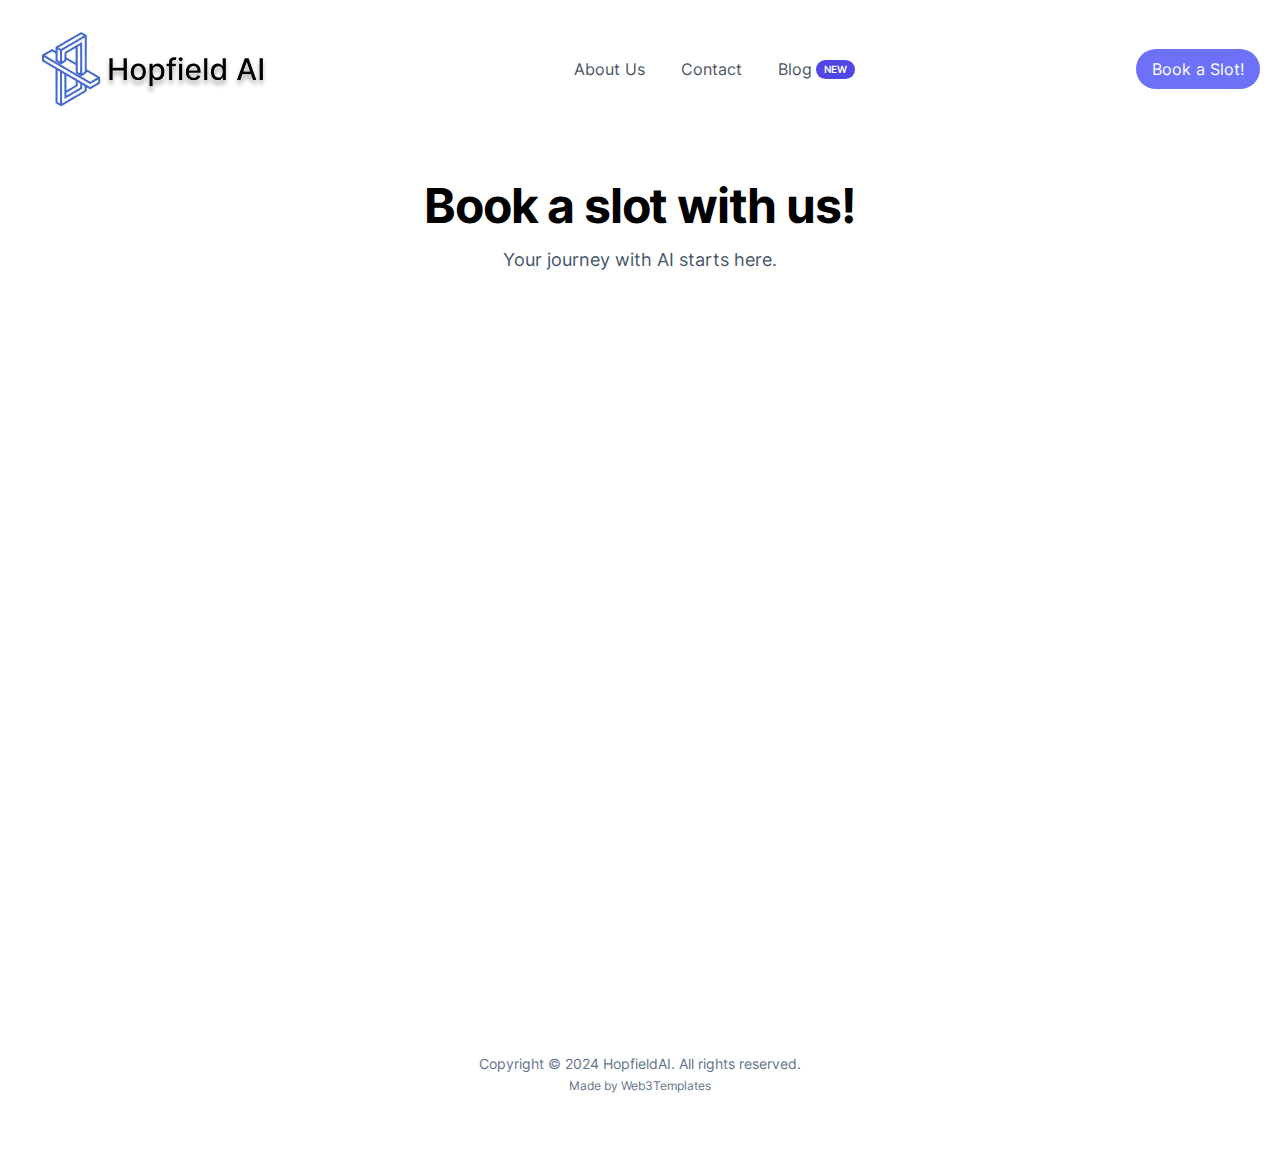
<file: slot-book/index.html>
<!DOCTYPE html><html lang="en"> <head><meta charset="UTF-8"><meta name="viewport" content="width=device-width"><link rel="icon" type="image/svg+xml" href="/icon.svg"><meta name="generator" content="Astro v3.6.4"><!-- <link rel="preload" as="image" href={src} alt="Hero" /> --><title>Book a Slot | Hopfiled AI</title><link rel="canonical" href="https://astroship.web3templates.com/slot-book/"><meta name="description" content="HopfieldAI is an AI services compnay helping your business to leverage AI."><meta name="robots" content="index, follow"><meta property="og:title" content="HopfieldAI"><meta property="og:type" content="website"><meta property="og:image" content="https://astroship.web3templates.com/opengraph.jpg"><meta property="og:url" content="https://astroship.web3templates.com/slot-book/"><meta property="og:image:url" content="https://astroship.web3templates.com/opengraph.jpg"><meta property="og:image:alt" content="HopfiledAI Homepage Screenshot"><link rel="stylesheet" href="/_astro/about.c0aedb69.css" /></head> <body> <div class="max-w-screen-xl mx-auto px-5">  <header class="flex flex-col lg:flex-row justify-between items-center my-5">  <div class="flex w-full lg:w-auto items-center justify-between"> <a href="/" class="text-lg"> <img src="/_astro/logo.6d7fe1f3_ZN0SQe.svg" alt="Astronaut" loading="eager" width="272" height="98" decoding="async"> </a> <div class="block lg:hidden"> <button id="astronav-menu" aria-label="Toggle Menu">  <svg fill="currentColor" class="w-4 h-4 text-gray-800" width="24" height="24" viewBox="0 0 24 24" xmlns="https://www.w3.org/2000/svg"> <title>Toggle Menu</title> <path class="astronav-close-icon astronav-toggle hidden" fill-rule="evenodd" clip-rule="evenodd" d="M18.278 16.864a1 1 0 01-1.414 1.414l-4.829-4.828-4.828 4.828a1 1 0 01-1.414-1.414l4.828-4.829-4.828-4.828a1 1 0 011.414-1.414l4.829 4.828 4.828-4.828a1 1 0 111.414 1.414l-4.828 4.829 4.828 4.828z"></path> <path class="astronav-open-icon astronav-toggle" fill-rule="evenodd" d="M4 5h16a1 1 0 010 2H4a1 1 0 110-2zm0 6h16a1 1 0 010 2H4a1 1 0 010-2zm0 6h16a1 1 0 010 2H4a1 1 0 010-2z"></path> </svg>  </button> </div> </div> <nav class="astronav-items astronav-toggle hidden w-full lg:w-auto mt-2 lg:flex lg:mt-0">  <ul class="flex flex-col lg:flex-row lg:gap-3"> <li> <a href="/about" class="flex lg:px-3 py-2 items-center text-gray-600 hover:text-gray-900"> <span> About Us</span>  </a> </li><li> <a href="/contact" class="flex lg:px-3 py-2 items-center text-gray-600 hover:text-gray-900"> <span> Contact</span>  </a> </li><li> <a href="/blog" class="flex lg:px-3 py-2 items-center text-gray-600 hover:text-gray-900"> <span> Blog</span> <span class="ml-1 px-2 py-0.5 text-[10px] animate-pulse font-semibold uppercase text-white bg-indigo-600 rounded-full">
New
</span> </a> </li> </ul> <div class="lg:hidden flex items-center mt-3 gap-4"> <a href="/slot-book" class="inline-flex items-center justify-center px-4 py-2 text-white rounded-full transition duration-300 transform hover:scale-105 active:scale-95" style="background-color: #6c71f8;">
Book a Slot!
</a> </div>  </nav>  <script>(function(){const closeOnClick = false;

["DOMContentLoaded", "astro:after-swap"].forEach((event) => {
  document.addEventListener(event, addListeners);
});

// Function to clone and replace elements
function cloneAndReplace(element) {
  const clone = element.cloneNode(true);
  element.parentNode.replaceChild(clone, element);
}

function addListeners() {
  // Clean up existing listeners
  const oldMenuButton = document.getElementById("astronav-menu");
  if (oldMenuButton) {
    cloneAndReplace(oldMenuButton);
  }

  const oldDropdownMenus = document.querySelectorAll(".astronav-dropdown");
  oldDropdownMenus.forEach((menu) => {
    cloneAndReplace(menu);
  });

  // Mobile nav toggle
  const menuButton = document.getElementById("astronav-menu");
  menuButton && menuButton.addEventListener("click", toggleMobileNav);

  // Dropdown menus
  const dropdownMenus = document.querySelectorAll(".astronav-dropdown");
  dropdownMenus.forEach((menu) => {
    const button = menu.querySelector("button");
    button &&
      button.addEventListener("click", (event) =>
        toggleDropdownMenu(event, menu, dropdownMenus)
      );

    // Handle Submenu Dropdowns
    const dropDownSubmenus = menu.querySelectorAll(
      ".astronav-dropdown-submenu"
    );

    dropDownSubmenus.forEach((submenu) => {
      const submenuButton = submenu.querySelector("button");
      submenuButton &&
        submenuButton.addEventListener("click", (event) => {
          event.stopImmediatePropagation();
          toggleSubmenuDropdown(event, submenu);
        });
    });
  });

  // Clicking away from dropdown will remove the dropdown class
  document.addEventListener("click", closeAllDropdowns);

  if (closeOnClick) {
    handleCloseOnClick();
  }
}

function toggleMobileNav() {
  [...document.querySelectorAll(".astronav-toggle")].forEach((el) => {
    el.classList.toggle("hidden");
  });
}

function toggleDropdownMenu(event, menu, dropdownMenus) {
  toggleMenu(menu);

  // Close one dropdown when selecting another
  Array.from(dropdownMenus)
    .filter((el) => el !== menu && !menu.contains(el))
    .forEach(closeMenu);

  event.stopPropagation();
}

function toggleSubmenuDropdown(event, submenu) {
  event.stopPropagation();
  toggleMenu(submenu);

  // Close sibling submenus at the same nesting level
  const siblingSubmenus = submenu
    .closest(".astronav-dropdown")
    .querySelectorAll(".astronav-dropdown-submenu");
  Array.from(siblingSubmenus)
    .filter((el) => el !== submenu && !submenu.contains(el))
    .forEach(closeMenu);
}

function closeAllDropdowns(event) {
  const dropdownMenus = document.querySelectorAll(".dropdown-toggle");
  const dropdownParent = document.querySelectorAll(
    ".astronav-dropdown, .astronav-dropdown-submenu"
  );
  const isButtonInsideDropdown = [
    ...document.querySelectorAll(
      ".astronav-dropdown button, .astronav-dropdown-submenu button, #astronav-menu"
    ),
  ].some((button) => button.contains(event.target));
  if (!isButtonInsideDropdown) {
    dropdownMenus.forEach((d) => {
      // console.log("I ran", d);
      // if (!d.contains(event.target)) {
      d.classList.remove("open");
      d.removeAttribute("open");
      d.classList.add("hidden");
      // }
    });
    dropdownParent.forEach((d) => {
      d.classList.remove("open");
      d.removeAttribute("open");
      d.setAttribute("aria-expanded", "false");
    });
  }
}

function toggleMenu(menu) {
  menu.classList.toggle("open");
  const expanded = menu.getAttribute("aria-expanded") === "true";
  menu.setAttribute("aria-expanded", expanded ? "false" : "true");
  menu.hasAttribute("open")
    ? menu.removeAttribute("open")
    : menu.setAttribute("open", "");

  const dropdownToggle = menu.querySelector(".dropdown-toggle");
  const dropdownExpanded = dropdownToggle.getAttribute("aria-expanded");
  dropdownToggle.classList.toggle("hidden");
  dropdownToggle.setAttribute(
    "aria-expanded",
    dropdownExpanded === "true" ? "false" : "true"
  );
}

function closeMenu(menu) {
  // console.log("closing", menu);
  menu.classList.remove("open");
  menu.removeAttribute("open");
  menu.setAttribute("aria-expanded", "false");
  const dropdownToggles = menu.querySelectorAll(".dropdown-toggle");
  dropdownToggles.forEach((toggle) => {
    toggle.classList.add("hidden");
    toggle.setAttribute("aria-expanded", "false");
  });
}

function handleCloseOnClick() {
  const navMenuItems = document.querySelector(".astronav-items");
  const navToggle = document.getElementById("astronav-menu");
  const navLink = navMenuItems && navMenuItems.querySelectorAll("a");

  const MenuIcons = navToggle.querySelectorAll(".astronav-toggle");

  navLink &&
    navLink.forEach((item) => {
      item.addEventListener("click", () => {
        navMenuItems?.classList.add("hidden");
        MenuIcons.forEach((el) => {
          el.classList.toggle("hidden");
        });
      });
    });
}
})();</script> <div class="hidden lg:flex items-center gap-4"> <a href="/slot-book" class="inline-flex items-center justify-center px-4 py-2 text-white rounded-full transition duration-300 transform hover:scale-105 active:scale-95" style="background-color: #6c71f8;">
Book a Slot!
</a> </div> </header>  </div>  <div class="max-w-screen-xl mx-auto px-5">  <div class="mt-16 text-center"> <h1 class="text-4xl lg:text-5xl font-bold lg:tracking-tight"> Book a slot with us! </h1> <p class="text-lg mt-4 text-slate-600"> Your journey with AI starts here. </p> </div>  <div class="calendly-inline-widget" data-url="https://calendly.com/hopfieldai?background_color=e7e7e7&text_color=000000&primary_color=3e84e6" style="min-width:320px;height:700px;"></div> <script type="text/javascript" src="https://assets.calendly.com/assets/external/widget.js" async></script>   </div>  <footer class="my-20"> <p class="text-center text-sm text-slate-500">
Copyright © 2024 HopfieldAI. All rights reserved.
</p> <!--
    Can we ask you a favor 🙏
    Please keep this backlink on your website if possible.
    or Purchase a commercial license from https://web3templates.com
  --> <p class="text-center text-xs text-slate-500 mt-1">
Made by <a href="https://web3templates.com" target="_blank" rel="noopener" class="hover:underline">
Web3Templates
</a> </p> </footer>  </body> </html>
</file>
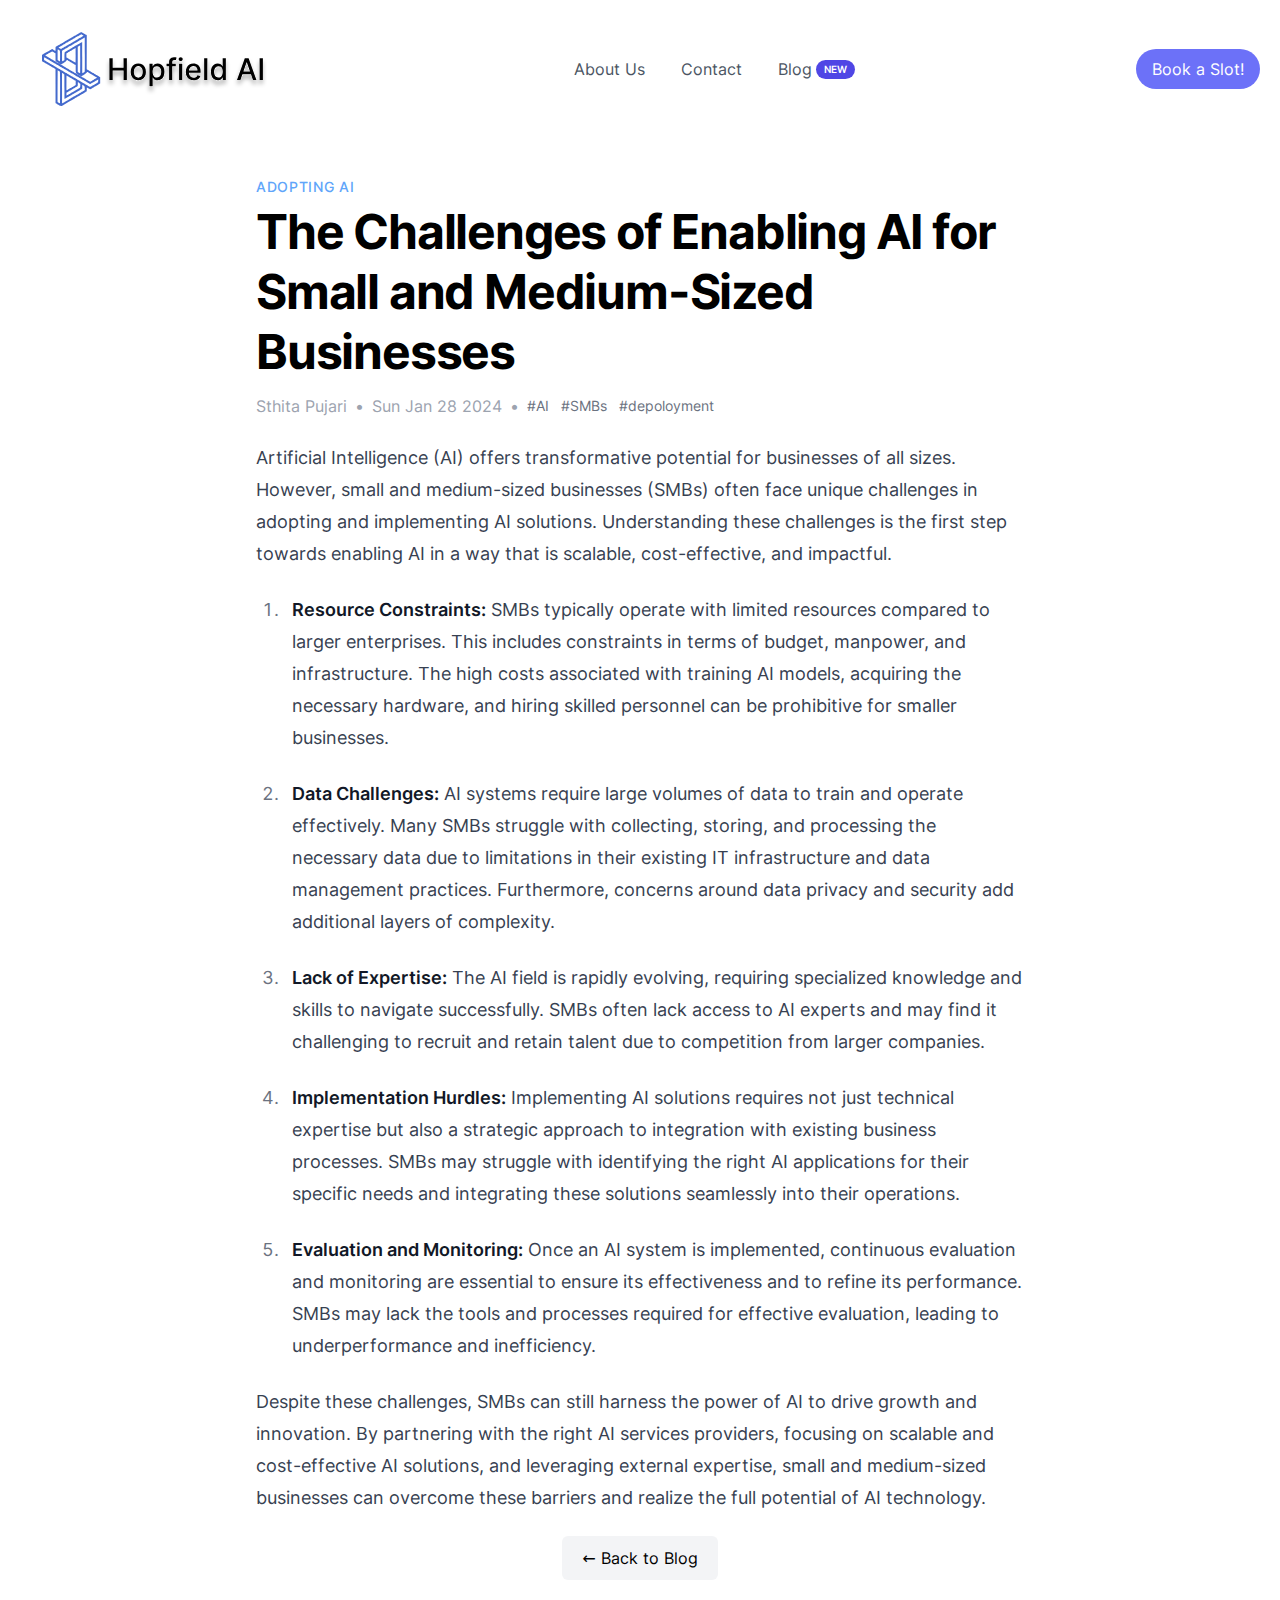
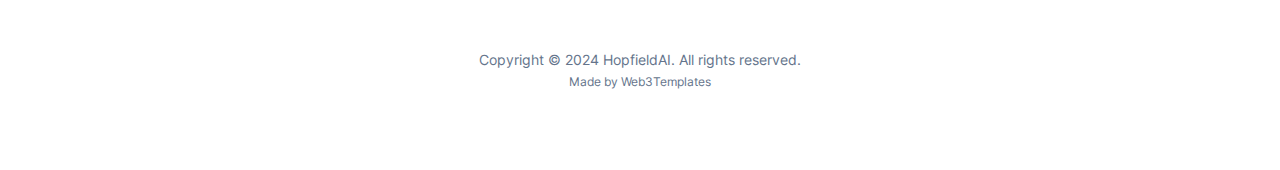
<file: blog/complete-guide-fullstack-development/index.html>
<!DOCTYPE html><html lang="en"> <head><meta charset="UTF-8"><meta name="viewport" content="width=device-width"><link rel="icon" type="image/svg+xml" href="/icon.svg"><meta name="generator" content="Astro v3.6.4"><!-- <link rel="preload" as="image" href={src} alt="Hero" /> --><title>The Challenges of Enabling AI for Small and Medium-Sized Businesses | Hopfiled AI</title><link rel="canonical" href="https://astroship.web3templates.com/blog/complete-guide-fullstack-development/"><meta name="description" content="HopfieldAI is an AI services compnay helping your business to leverage AI."><meta name="robots" content="index, follow"><meta property="og:title" content="HopfieldAI"><meta property="og:type" content="website"><meta property="og:image" content="https://astroship.web3templates.com/opengraph.jpg"><meta property="og:url" content="https://astroship.web3templates.com/blog/complete-guide-fullstack-development/"><meta property="og:image:url" content="https://astroship.web3templates.com/opengraph.jpg"><meta property="og:image:alt" content="HopfiledAI Homepage Screenshot"><link rel="stylesheet" href="/_astro/about.c0aedb69.css" /></head> <body> <div class="max-w-screen-xl mx-auto px-5">  <header class="flex flex-col lg:flex-row justify-between items-center my-5">  <div class="flex w-full lg:w-auto items-center justify-between"> <a href="/" class="text-lg"> <img src="/_astro/logo.6d7fe1f3_ZN0SQe.svg" alt="Astronaut" loading="eager" width="272" height="98" decoding="async"> </a> <div class="block lg:hidden"> <button id="astronav-menu" aria-label="Toggle Menu">  <svg fill="currentColor" class="w-4 h-4 text-gray-800" width="24" height="24" viewBox="0 0 24 24" xmlns="https://www.w3.org/2000/svg"> <title>Toggle Menu</title> <path class="astronav-close-icon astronav-toggle hidden" fill-rule="evenodd" clip-rule="evenodd" d="M18.278 16.864a1 1 0 01-1.414 1.414l-4.829-4.828-4.828 4.828a1 1 0 01-1.414-1.414l4.828-4.829-4.828-4.828a1 1 0 011.414-1.414l4.829 4.828 4.828-4.828a1 1 0 111.414 1.414l-4.828 4.829 4.828 4.828z"></path> <path class="astronav-open-icon astronav-toggle" fill-rule="evenodd" d="M4 5h16a1 1 0 010 2H4a1 1 0 110-2zm0 6h16a1 1 0 010 2H4a1 1 0 010-2zm0 6h16a1 1 0 010 2H4a1 1 0 010-2z"></path> </svg>  </button> </div> </div> <nav class="astronav-items astronav-toggle hidden w-full lg:w-auto mt-2 lg:flex lg:mt-0">  <ul class="flex flex-col lg:flex-row lg:gap-3"> <li> <a href="/about" class="flex lg:px-3 py-2 items-center text-gray-600 hover:text-gray-900"> <span> About Us</span>  </a> </li><li> <a href="/contact" class="flex lg:px-3 py-2 items-center text-gray-600 hover:text-gray-900"> <span> Contact</span>  </a> </li><li> <a href="/blog" class="flex lg:px-3 py-2 items-center text-gray-600 hover:text-gray-900"> <span> Blog</span> <span class="ml-1 px-2 py-0.5 text-[10px] animate-pulse font-semibold uppercase text-white bg-indigo-600 rounded-full">
New
</span> </a> </li> </ul> <div class="lg:hidden flex items-center mt-3 gap-4"> <a href="/slot-book" class="inline-flex items-center justify-center px-4 py-2 text-white rounded-full transition duration-300 transform hover:scale-105 active:scale-95" style="background-color: #6c71f8;">
Book a Slot!
</a> </div>  </nav>  <script>(function(){const closeOnClick = false;

["DOMContentLoaded", "astro:after-swap"].forEach((event) => {
  document.addEventListener(event, addListeners);
});

// Function to clone and replace elements
function cloneAndReplace(element) {
  const clone = element.cloneNode(true);
  element.parentNode.replaceChild(clone, element);
}

function addListeners() {
  // Clean up existing listeners
  const oldMenuButton = document.getElementById("astronav-menu");
  if (oldMenuButton) {
    cloneAndReplace(oldMenuButton);
  }

  const oldDropdownMenus = document.querySelectorAll(".astronav-dropdown");
  oldDropdownMenus.forEach((menu) => {
    cloneAndReplace(menu);
  });

  // Mobile nav toggle
  const menuButton = document.getElementById("astronav-menu");
  menuButton && menuButton.addEventListener("click", toggleMobileNav);

  // Dropdown menus
  const dropdownMenus = document.querySelectorAll(".astronav-dropdown");
  dropdownMenus.forEach((menu) => {
    const button = menu.querySelector("button");
    button &&
      button.addEventListener("click", (event) =>
        toggleDropdownMenu(event, menu, dropdownMenus)
      );

    // Handle Submenu Dropdowns
    const dropDownSubmenus = menu.querySelectorAll(
      ".astronav-dropdown-submenu"
    );

    dropDownSubmenus.forEach((submenu) => {
      const submenuButton = submenu.querySelector("button");
      submenuButton &&
        submenuButton.addEventListener("click", (event) => {
          event.stopImmediatePropagation();
          toggleSubmenuDropdown(event, submenu);
        });
    });
  });

  // Clicking away from dropdown will remove the dropdown class
  document.addEventListener("click", closeAllDropdowns);

  if (closeOnClick) {
    handleCloseOnClick();
  }
}

function toggleMobileNav() {
  [...document.querySelectorAll(".astronav-toggle")].forEach((el) => {
    el.classList.toggle("hidden");
  });
}

function toggleDropdownMenu(event, menu, dropdownMenus) {
  toggleMenu(menu);

  // Close one dropdown when selecting another
  Array.from(dropdownMenus)
    .filter((el) => el !== menu && !menu.contains(el))
    .forEach(closeMenu);

  event.stopPropagation();
}

function toggleSubmenuDropdown(event, submenu) {
  event.stopPropagation();
  toggleMenu(submenu);

  // Close sibling submenus at the same nesting level
  const siblingSubmenus = submenu
    .closest(".astronav-dropdown")
    .querySelectorAll(".astronav-dropdown-submenu");
  Array.from(siblingSubmenus)
    .filter((el) => el !== submenu && !submenu.contains(el))
    .forEach(closeMenu);
}

function closeAllDropdowns(event) {
  const dropdownMenus = document.querySelectorAll(".dropdown-toggle");
  const dropdownParent = document.querySelectorAll(
    ".astronav-dropdown, .astronav-dropdown-submenu"
  );
  const isButtonInsideDropdown = [
    ...document.querySelectorAll(
      ".astronav-dropdown button, .astronav-dropdown-submenu button, #astronav-menu"
    ),
  ].some((button) => button.contains(event.target));
  if (!isButtonInsideDropdown) {
    dropdownMenus.forEach((d) => {
      // console.log("I ran", d);
      // if (!d.contains(event.target)) {
      d.classList.remove("open");
      d.removeAttribute("open");
      d.classList.add("hidden");
      // }
    });
    dropdownParent.forEach((d) => {
      d.classList.remove("open");
      d.removeAttribute("open");
      d.setAttribute("aria-expanded", "false");
    });
  }
}

function toggleMenu(menu) {
  menu.classList.toggle("open");
  const expanded = menu.getAttribute("aria-expanded") === "true";
  menu.setAttribute("aria-expanded", expanded ? "false" : "true");
  menu.hasAttribute("open")
    ? menu.removeAttribute("open")
    : menu.setAttribute("open", "");

  const dropdownToggle = menu.querySelector(".dropdown-toggle");
  const dropdownExpanded = dropdownToggle.getAttribute("aria-expanded");
  dropdownToggle.classList.toggle("hidden");
  dropdownToggle.setAttribute(
    "aria-expanded",
    dropdownExpanded === "true" ? "false" : "true"
  );
}

function closeMenu(menu) {
  // console.log("closing", menu);
  menu.classList.remove("open");
  menu.removeAttribute("open");
  menu.setAttribute("aria-expanded", "false");
  const dropdownToggles = menu.querySelectorAll(".dropdown-toggle");
  dropdownToggles.forEach((toggle) => {
    toggle.classList.add("hidden");
    toggle.setAttribute("aria-expanded", "false");
  });
}

function handleCloseOnClick() {
  const navMenuItems = document.querySelector(".astronav-items");
  const navToggle = document.getElementById("astronav-menu");
  const navLink = navMenuItems && navMenuItems.querySelectorAll("a");

  const MenuIcons = navToggle.querySelectorAll(".astronav-toggle");

  navLink &&
    navLink.forEach((item) => {
      item.addEventListener("click", () => {
        navMenuItems?.classList.add("hidden");
        MenuIcons.forEach((el) => {
          el.classList.toggle("hidden");
        });
      });
    });
}
})();</script> <div class="hidden lg:flex items-center gap-4"> <a href="/slot-book" class="inline-flex items-center justify-center px-4 py-2 text-white rounded-full transition duration-300 transform hover:scale-105 active:scale-95" style="background-color: #6c71f8;">
Book a Slot!
</a> </div> </header>  </div>  <div class="max-w-screen-xl mx-auto px-5">  <div class="mx-auto max-w-3xl mt-14"> <span class="text-blue-400 uppercase tracking-wider text-sm font-medium"> Adopting AI </span> <h1 class="text-4xl lg:text-5xl font-bold lg:tracking-tight mt-1 lg:leading-tight"> The Challenges of Enabling AI for Small and Medium-Sized Businesses </h1> <div class="flex gap-2 mt-3 items-center flex-wrap md:flex-nowrap"> <span class="text-gray-400"> Sthita Pujari </span> <span class="text-gray-400">•</span> <time class="text-gray-400" datetime="2024-01-28T06:09:00.000Z"> Sun Jan 28 2024 </time> <span class="text-gray-400 hidden md:block">•</span> <div class="w-full md:w-auto flex flex-wrap gap-3"> <span class="text-sm text-gray-500">#AI</span><span class="text-sm text-gray-500">#SMBs</span><span class="text-sm text-gray-500">#depoloyment</span> </div> </div> </div> <div class="mx-auto prose prose-lg mt-6 max-w-3xl"> <p>Artificial Intelligence (AI) offers transformative potential for businesses of all sizes. However, small and medium-sized businesses (SMBs) often face unique challenges in adopting and implementing AI solutions. Understanding these challenges is the first step towards enabling AI in a way that is scalable, cost-effective, and impactful.</p>
<ol>
<li>
<p><strong>Resource Constraints:</strong>
SMBs typically operate with limited resources compared to larger enterprises. This includes constraints in terms of budget, manpower, and infrastructure. The high costs associated with training AI models, acquiring the necessary hardware, and hiring skilled personnel can be prohibitive for smaller businesses.</p>
</li>
<li>
<p><strong>Data Challenges:</strong>
AI systems require large volumes of data to train and operate effectively. Many SMBs struggle with collecting, storing, and processing the necessary data due to limitations in their existing IT infrastructure and data management practices. Furthermore, concerns around data privacy and security add additional layers of complexity.</p>
</li>
<li>
<p><strong>Lack of Expertise:</strong>
The AI field is rapidly evolving, requiring specialized knowledge and skills to navigate successfully. SMBs often lack access to AI experts and may find it challenging to recruit and retain talent due to competition from larger companies.</p>
</li>
<li>
<p><strong>Implementation Hurdles:</strong>
Implementing AI solutions requires not just technical expertise but also a strategic approach to integration with existing business processes. SMBs may struggle with identifying the right AI applications for their specific needs and integrating these solutions seamlessly into their operations.</p>
</li>
<li>
<p><strong>Evaluation and Monitoring:</strong>
Once an AI system is implemented, continuous evaluation and monitoring are essential to ensure its effectiveness and to refine its performance. SMBs may lack the tools and processes required for effective evaluation, leading to underperformance and inefficiency.</p>
</li>
</ol>
<p>Despite these challenges, SMBs can still harness the power of AI to drive growth and innovation. By partnering with the right AI services providers, focusing on scalable and cost-effective AI solutions, and leveraging external expertise, small and medium-sized businesses can overcome these barriers and realize the full potential of AI technology.</p> </div> <div class="text-center mt-8"> <a href="/blog" class="bg-gray-100 px-5 py-3 rounded-md hover:bg-gray-200 transition">← Back to Blog</a> </div>  </div>  <footer class="my-20"> <p class="text-center text-sm text-slate-500">
Copyright © 2024 HopfieldAI. All rights reserved.
</p> <!--
    Can we ask you a favor 🙏
    Please keep this backlink on your website if possible.
    or Purchase a commercial license from https://web3templates.com
  --> <p class="text-center text-xs text-slate-500 mt-1">
Made by <a href="https://web3templates.com" target="_blank" rel="noopener" class="hover:underline">
Web3Templates
</a> </p> </footer>  </body> </html>
</file>
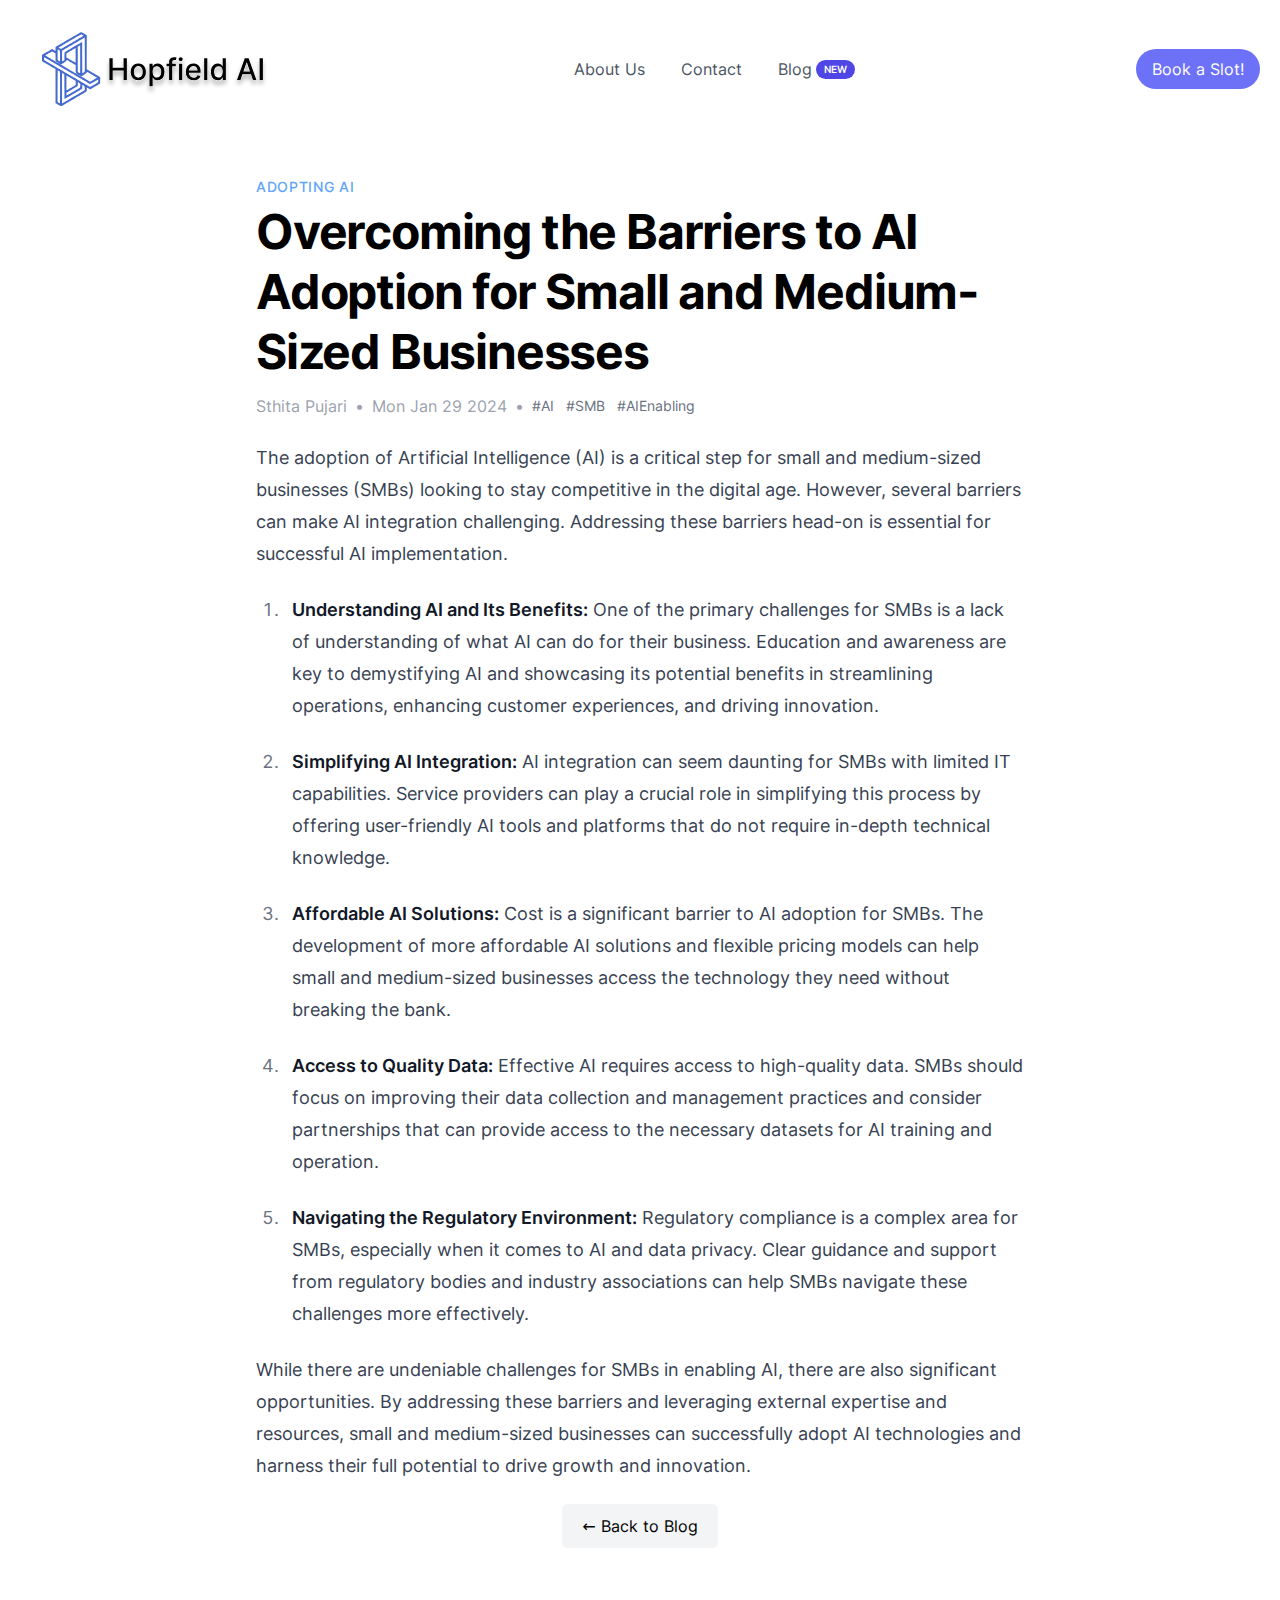
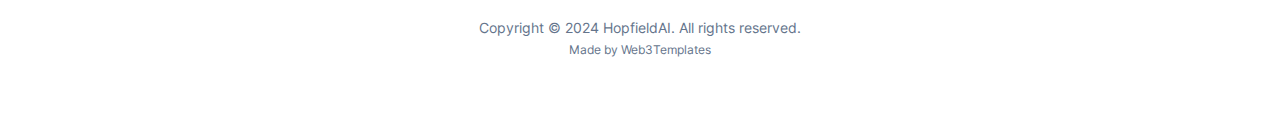
<file: blog/essential-data-structures-algorithms/index.html>
<!DOCTYPE html><html lang="en"> <head><meta charset="UTF-8"><meta name="viewport" content="width=device-width"><link rel="icon" type="image/svg+xml" href="/icon.svg"><meta name="generator" content="Astro v3.6.4"><!-- <link rel="preload" as="image" href={src} alt="Hero" /> --><title> Overcoming the Barriers to AI Adoption for Small and Medium-Sized Businesses | Hopfiled AI</title><link rel="canonical" href="https://astroship.web3templates.com/blog/essential-data-structures-algorithms/"><meta name="description" content="HopfieldAI is an AI services compnay helping your business to leverage AI."><meta name="robots" content="index, follow"><meta property="og:title" content="HopfieldAI"><meta property="og:type" content="website"><meta property="og:image" content="https://astroship.web3templates.com/opengraph.jpg"><meta property="og:url" content="https://astroship.web3templates.com/blog/essential-data-structures-algorithms/"><meta property="og:image:url" content="https://astroship.web3templates.com/opengraph.jpg"><meta property="og:image:alt" content="HopfiledAI Homepage Screenshot"><link rel="stylesheet" href="/_astro/about.c0aedb69.css" /></head> <body> <div class="max-w-screen-xl mx-auto px-5">  <header class="flex flex-col lg:flex-row justify-between items-center my-5">  <div class="flex w-full lg:w-auto items-center justify-between"> <a href="/" class="text-lg"> <img src="/_astro/logo.6d7fe1f3_ZN0SQe.svg" alt="Astronaut" loading="eager" width="272" height="98" decoding="async"> </a> <div class="block lg:hidden"> <button id="astronav-menu" aria-label="Toggle Menu">  <svg fill="currentColor" class="w-4 h-4 text-gray-800" width="24" height="24" viewBox="0 0 24 24" xmlns="https://www.w3.org/2000/svg"> <title>Toggle Menu</title> <path class="astronav-close-icon astronav-toggle hidden" fill-rule="evenodd" clip-rule="evenodd" d="M18.278 16.864a1 1 0 01-1.414 1.414l-4.829-4.828-4.828 4.828a1 1 0 01-1.414-1.414l4.828-4.829-4.828-4.828a1 1 0 011.414-1.414l4.829 4.828 4.828-4.828a1 1 0 111.414 1.414l-4.828 4.829 4.828 4.828z"></path> <path class="astronav-open-icon astronav-toggle" fill-rule="evenodd" d="M4 5h16a1 1 0 010 2H4a1 1 0 110-2zm0 6h16a1 1 0 010 2H4a1 1 0 010-2zm0 6h16a1 1 0 010 2H4a1 1 0 010-2z"></path> </svg>  </button> </div> </div> <nav class="astronav-items astronav-toggle hidden w-full lg:w-auto mt-2 lg:flex lg:mt-0">  <ul class="flex flex-col lg:flex-row lg:gap-3"> <li> <a href="/about" class="flex lg:px-3 py-2 items-center text-gray-600 hover:text-gray-900"> <span> About Us</span>  </a> </li><li> <a href="/contact" class="flex lg:px-3 py-2 items-center text-gray-600 hover:text-gray-900"> <span> Contact</span>  </a> </li><li> <a href="/blog" class="flex lg:px-3 py-2 items-center text-gray-600 hover:text-gray-900"> <span> Blog</span> <span class="ml-1 px-2 py-0.5 text-[10px] animate-pulse font-semibold uppercase text-white bg-indigo-600 rounded-full">
New
</span> </a> </li> </ul> <div class="lg:hidden flex items-center mt-3 gap-4"> <a href="/slot-book" class="inline-flex items-center justify-center px-4 py-2 text-white rounded-full transition duration-300 transform hover:scale-105 active:scale-95" style="background-color: #6c71f8;">
Book a Slot!
</a> </div>  </nav>  <script>(function(){const closeOnClick = false;

["DOMContentLoaded", "astro:after-swap"].forEach((event) => {
  document.addEventListener(event, addListeners);
});

// Function to clone and replace elements
function cloneAndReplace(element) {
  const clone = element.cloneNode(true);
  element.parentNode.replaceChild(clone, element);
}

function addListeners() {
  // Clean up existing listeners
  const oldMenuButton = document.getElementById("astronav-menu");
  if (oldMenuButton) {
    cloneAndReplace(oldMenuButton);
  }

  const oldDropdownMenus = document.querySelectorAll(".astronav-dropdown");
  oldDropdownMenus.forEach((menu) => {
    cloneAndReplace(menu);
  });

  // Mobile nav toggle
  const menuButton = document.getElementById("astronav-menu");
  menuButton && menuButton.addEventListener("click", toggleMobileNav);

  // Dropdown menus
  const dropdownMenus = document.querySelectorAll(".astronav-dropdown");
  dropdownMenus.forEach((menu) => {
    const button = menu.querySelector("button");
    button &&
      button.addEventListener("click", (event) =>
        toggleDropdownMenu(event, menu, dropdownMenus)
      );

    // Handle Submenu Dropdowns
    const dropDownSubmenus = menu.querySelectorAll(
      ".astronav-dropdown-submenu"
    );

    dropDownSubmenus.forEach((submenu) => {
      const submenuButton = submenu.querySelector("button");
      submenuButton &&
        submenuButton.addEventListener("click", (event) => {
          event.stopImmediatePropagation();
          toggleSubmenuDropdown(event, submenu);
        });
    });
  });

  // Clicking away from dropdown will remove the dropdown class
  document.addEventListener("click", closeAllDropdowns);

  if (closeOnClick) {
    handleCloseOnClick();
  }
}

function toggleMobileNav() {
  [...document.querySelectorAll(".astronav-toggle")].forEach((el) => {
    el.classList.toggle("hidden");
  });
}

function toggleDropdownMenu(event, menu, dropdownMenus) {
  toggleMenu(menu);

  // Close one dropdown when selecting another
  Array.from(dropdownMenus)
    .filter((el) => el !== menu && !menu.contains(el))
    .forEach(closeMenu);

  event.stopPropagation();
}

function toggleSubmenuDropdown(event, submenu) {
  event.stopPropagation();
  toggleMenu(submenu);

  // Close sibling submenus at the same nesting level
  const siblingSubmenus = submenu
    .closest(".astronav-dropdown")
    .querySelectorAll(".astronav-dropdown-submenu");
  Array.from(siblingSubmenus)
    .filter((el) => el !== submenu && !submenu.contains(el))
    .forEach(closeMenu);
}

function closeAllDropdowns(event) {
  const dropdownMenus = document.querySelectorAll(".dropdown-toggle");
  const dropdownParent = document.querySelectorAll(
    ".astronav-dropdown, .astronav-dropdown-submenu"
  );
  const isButtonInsideDropdown = [
    ...document.querySelectorAll(
      ".astronav-dropdown button, .astronav-dropdown-submenu button, #astronav-menu"
    ),
  ].some((button) => button.contains(event.target));
  if (!isButtonInsideDropdown) {
    dropdownMenus.forEach((d) => {
      // console.log("I ran", d);
      // if (!d.contains(event.target)) {
      d.classList.remove("open");
      d.removeAttribute("open");
      d.classList.add("hidden");
      // }
    });
    dropdownParent.forEach((d) => {
      d.classList.remove("open");
      d.removeAttribute("open");
      d.setAttribute("aria-expanded", "false");
    });
  }
}

function toggleMenu(menu) {
  menu.classList.toggle("open");
  const expanded = menu.getAttribute("aria-expanded") === "true";
  menu.setAttribute("aria-expanded", expanded ? "false" : "true");
  menu.hasAttribute("open")
    ? menu.removeAttribute("open")
    : menu.setAttribute("open", "");

  const dropdownToggle = menu.querySelector(".dropdown-toggle");
  const dropdownExpanded = dropdownToggle.getAttribute("aria-expanded");
  dropdownToggle.classList.toggle("hidden");
  dropdownToggle.setAttribute(
    "aria-expanded",
    dropdownExpanded === "true" ? "false" : "true"
  );
}

function closeMenu(menu) {
  // console.log("closing", menu);
  menu.classList.remove("open");
  menu.removeAttribute("open");
  menu.setAttribute("aria-expanded", "false");
  const dropdownToggles = menu.querySelectorAll(".dropdown-toggle");
  dropdownToggles.forEach((toggle) => {
    toggle.classList.add("hidden");
    toggle.setAttribute("aria-expanded", "false");
  });
}

function handleCloseOnClick() {
  const navMenuItems = document.querySelector(".astronav-items");
  const navToggle = document.getElementById("astronav-menu");
  const navLink = navMenuItems && navMenuItems.querySelectorAll("a");

  const MenuIcons = navToggle.querySelectorAll(".astronav-toggle");

  navLink &&
    navLink.forEach((item) => {
      item.addEventListener("click", () => {
        navMenuItems?.classList.add("hidden");
        MenuIcons.forEach((el) => {
          el.classList.toggle("hidden");
        });
      });
    });
}
})();</script> <div class="hidden lg:flex items-center gap-4"> <a href="/slot-book" class="inline-flex items-center justify-center px-4 py-2 text-white rounded-full transition duration-300 transform hover:scale-105 active:scale-95" style="background-color: #6c71f8;">
Book a Slot!
</a> </div> </header>  </div>  <div class="max-w-screen-xl mx-auto px-5">  <div class="mx-auto max-w-3xl mt-14"> <span class="text-blue-400 uppercase tracking-wider text-sm font-medium"> Adopting AI </span> <h1 class="text-4xl lg:text-5xl font-bold lg:tracking-tight mt-1 lg:leading-tight">  Overcoming the Barriers to AI Adoption for Small and Medium-Sized Businesses </h1> <div class="flex gap-2 mt-3 items-center flex-wrap md:flex-nowrap"> <span class="text-gray-400"> Sthita Pujari </span> <span class="text-gray-400">•</span> <time class="text-gray-400" datetime="2024-01-29T11:09:00.000Z"> Mon Jan 29 2024 </time> <span class="text-gray-400 hidden md:block">•</span> <div class="w-full md:w-auto flex flex-wrap gap-3"> <span class="text-sm text-gray-500">#AI</span><span class="text-sm text-gray-500">#SMB</span><span class="text-sm text-gray-500">#AIEnabling</span> </div> </div> </div> <div class="mx-auto prose prose-lg mt-6 max-w-3xl"> <p>The adoption of Artificial Intelligence (AI) is a critical step for small and medium-sized businesses (SMBs) looking to stay competitive in the digital age. However, several barriers can make AI integration challenging. Addressing these barriers head-on is essential for successful AI implementation.</p>
<ol>
<li>
<p><strong>Understanding AI and Its Benefits:</strong>
One of the primary challenges for SMBs is a lack of understanding of what AI can do for their business. Education and awareness are key to demystifying AI and showcasing its potential benefits in streamlining operations, enhancing customer experiences, and driving innovation.</p>
</li>
<li>
<p><strong>Simplifying AI Integration:</strong>
AI integration can seem daunting for SMBs with limited IT capabilities. Service providers can play a crucial role in simplifying this process by offering user-friendly AI tools and platforms that do not require in-depth technical knowledge.</p>
</li>
<li>
<p><strong>Affordable AI Solutions:</strong>
Cost is a significant barrier to AI adoption for SMBs. The development of more affordable AI solutions and flexible pricing models can help small and medium-sized businesses access the technology they need without breaking the bank.</p>
</li>
<li>
<p><strong>Access to Quality Data:</strong>
Effective AI requires access to high-quality data. SMBs should focus on improving their data collection and management practices and consider partnerships that can provide access to the necessary datasets for AI training and operation.</p>
</li>
<li>
<p><strong>Navigating the Regulatory Environment:</strong>
Regulatory compliance is a complex area for SMBs, especially when it comes to AI and data privacy. Clear guidance and support from regulatory bodies and industry associations can help SMBs navigate these challenges more effectively.</p>
</li>
</ol>
<p>While there are undeniable challenges for SMBs in enabling AI, there are also significant opportunities. By addressing these barriers and leveraging external expertise and resources, small and medium-sized businesses can successfully adopt AI technologies and harness their full potential to drive growth and innovation.</p> </div> <div class="text-center mt-8"> <a href="/blog" class="bg-gray-100 px-5 py-3 rounded-md hover:bg-gray-200 transition">← Back to Blog</a> </div>  </div>  <footer class="my-20"> <p class="text-center text-sm text-slate-500">
Copyright © 2024 HopfieldAI. All rights reserved.
</p> <!--
    Can we ask you a favor 🙏
    Please keep this backlink on your website if possible.
    or Purchase a commercial license from https://web3templates.com
  --> <p class="text-center text-xs text-slate-500 mt-1">
Made by <a href="https://web3templates.com" target="_blank" rel="noopener" class="hover:underline">
Web3Templates
</a> </p> </footer>  </body> </html>
</file>
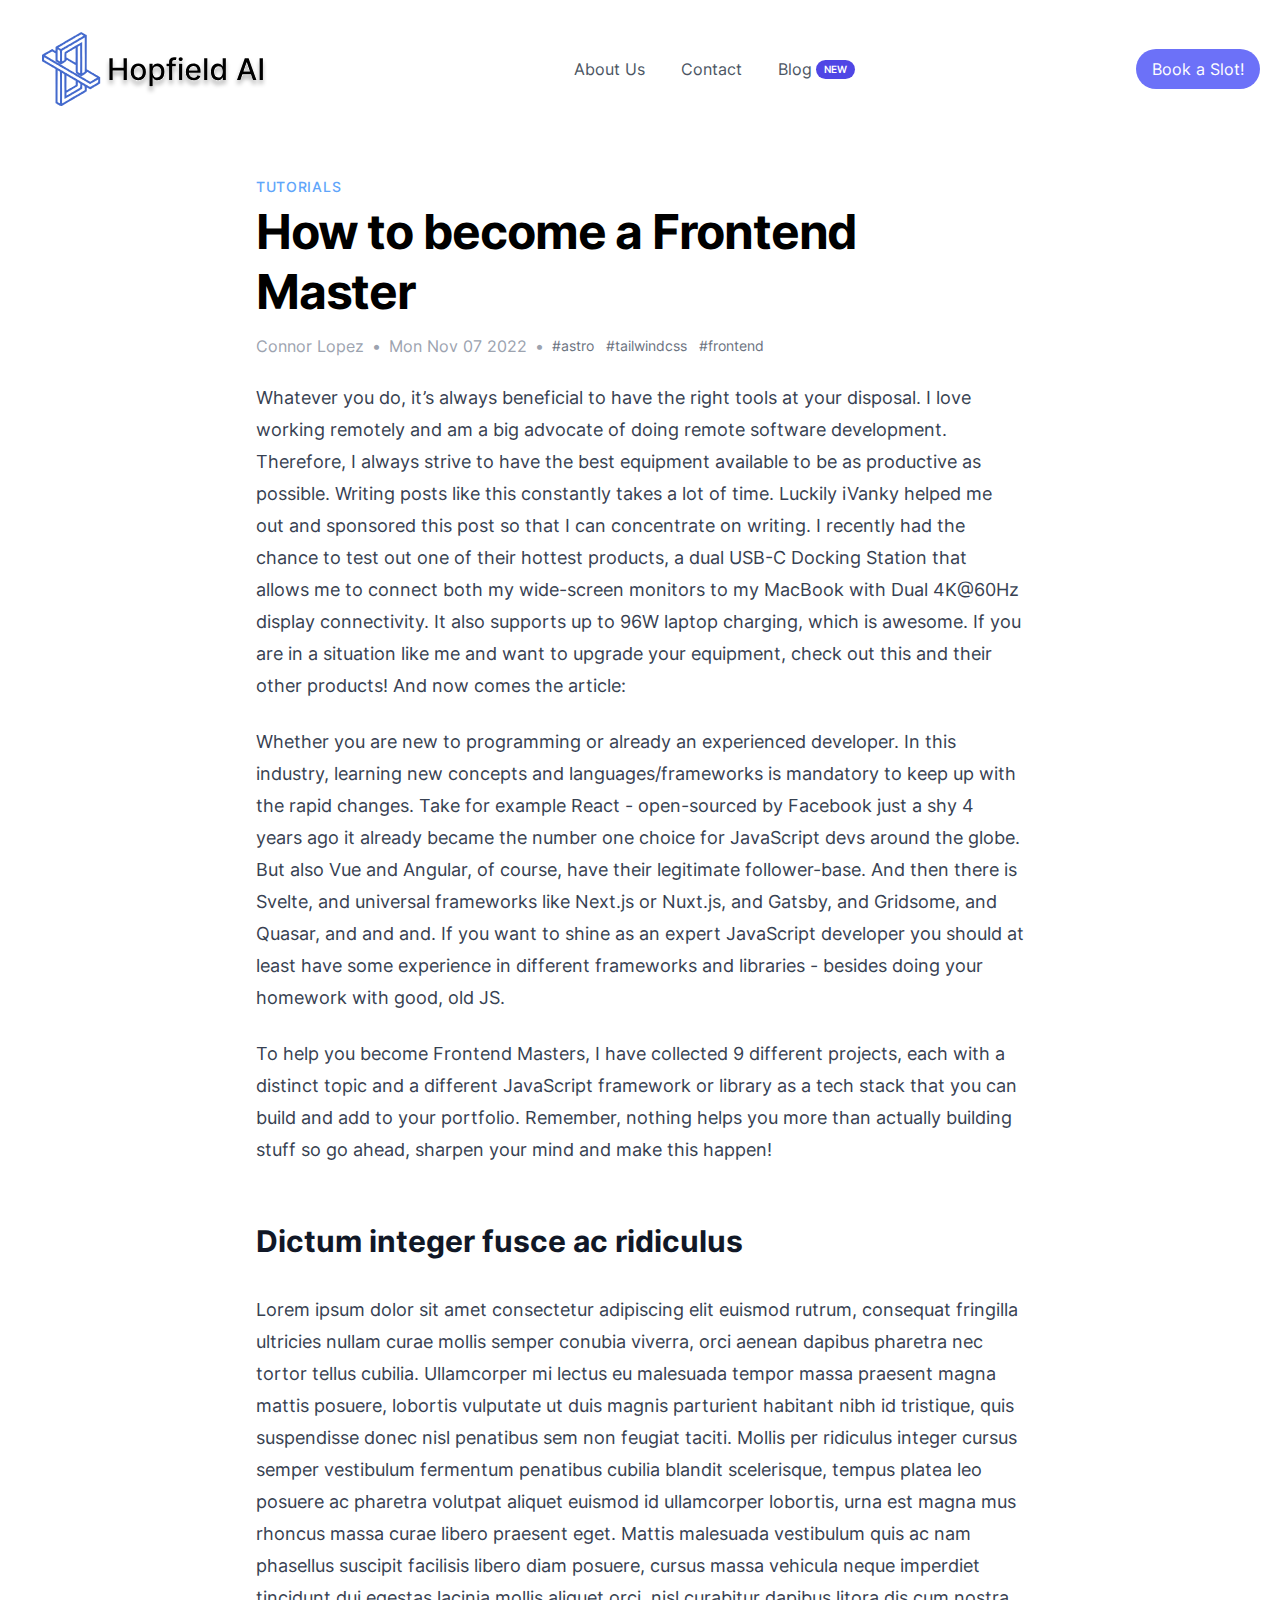
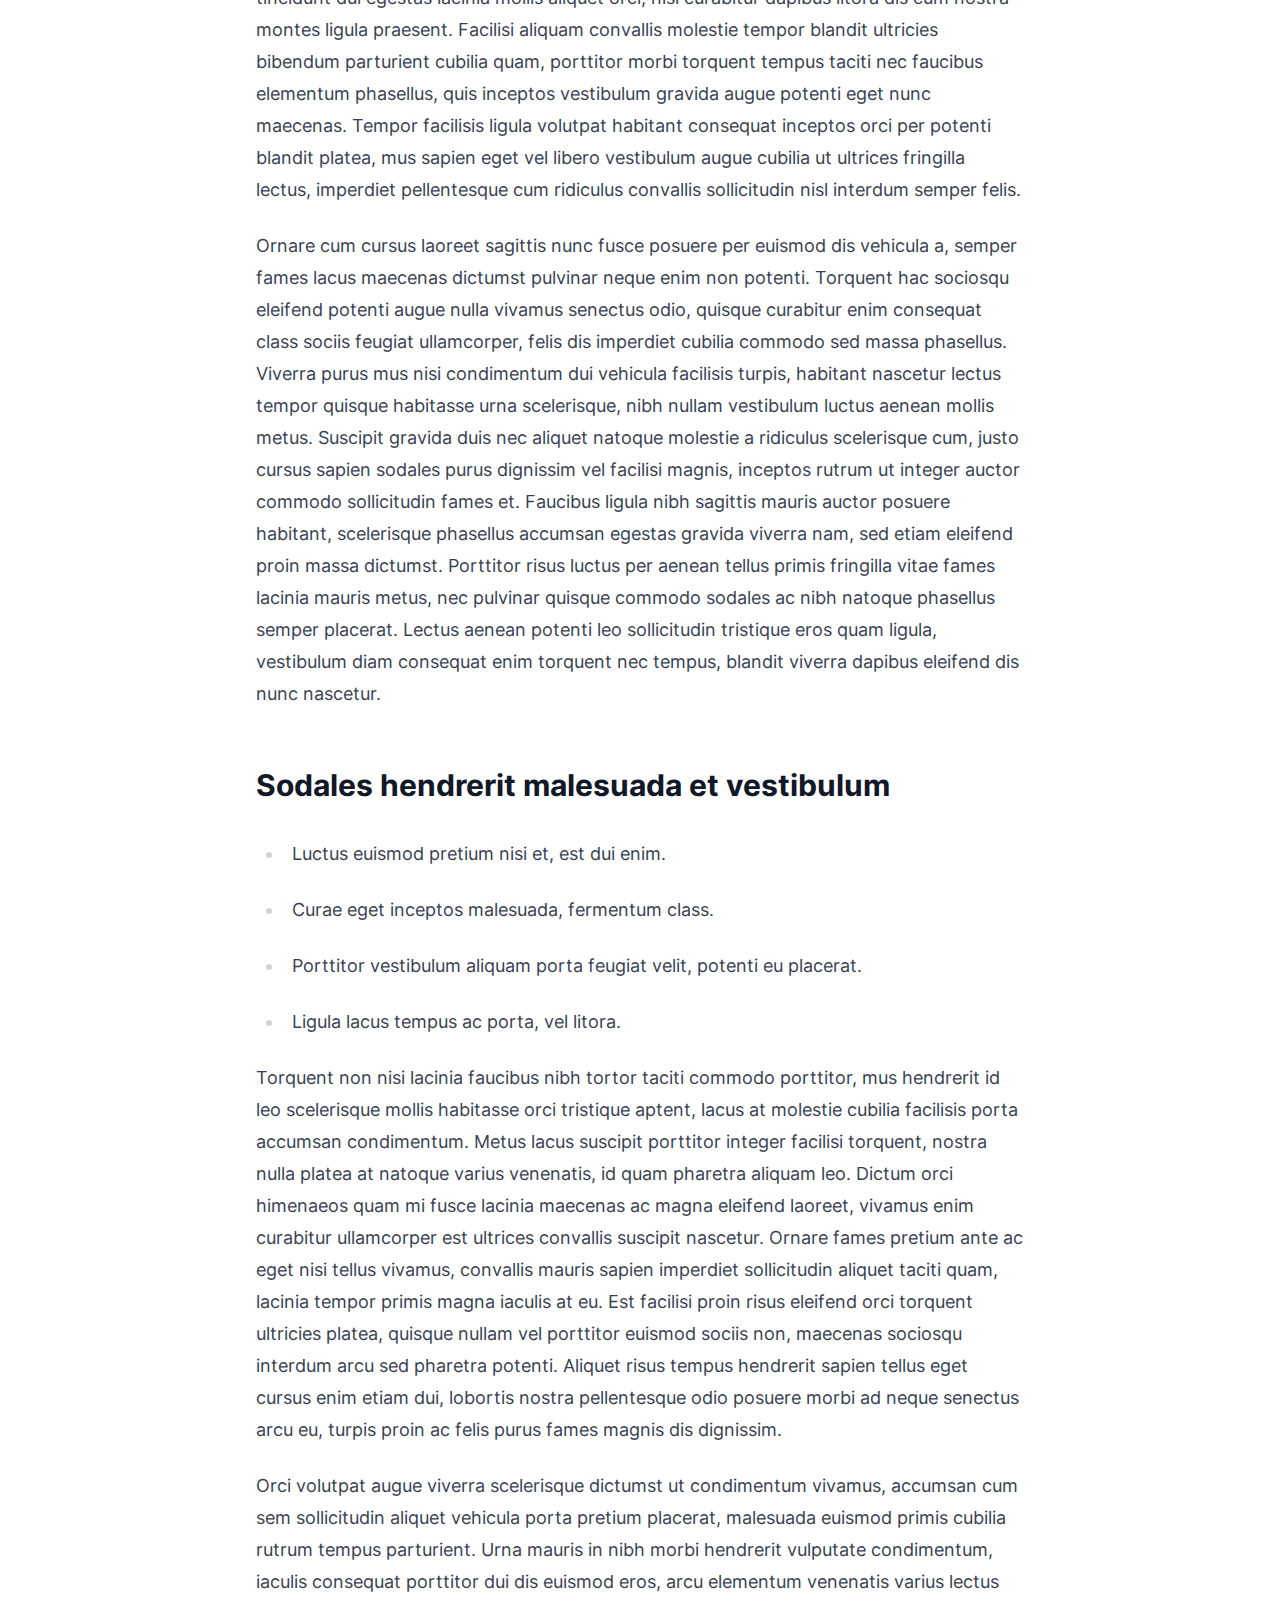
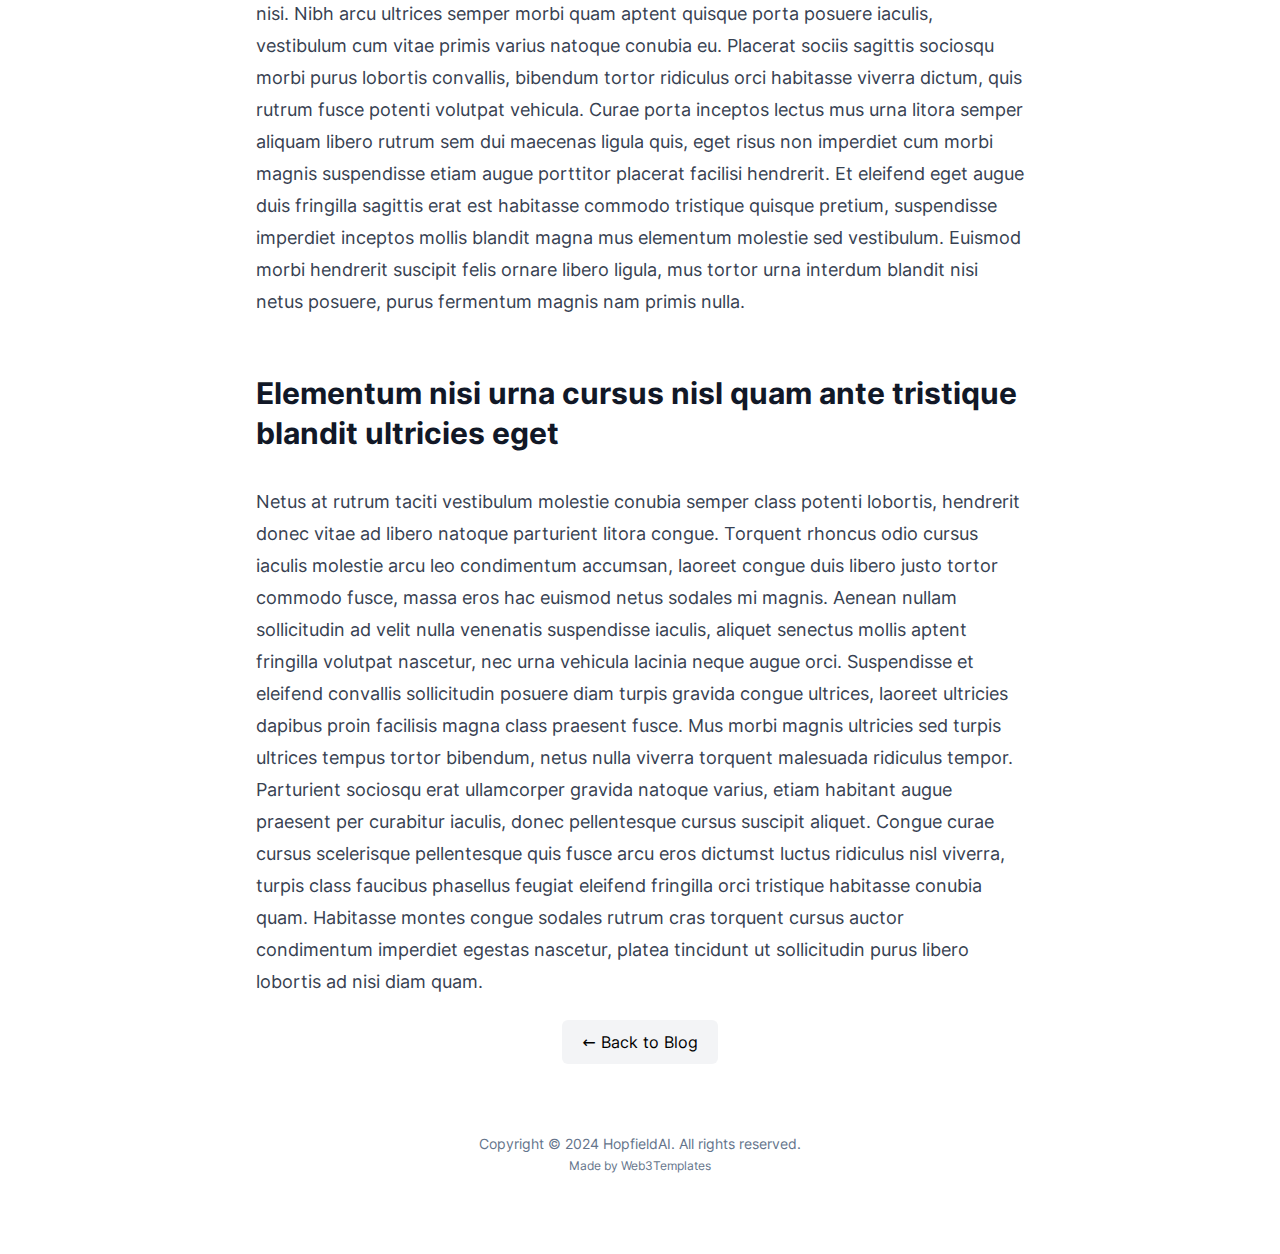
<file: blog/how-to-become-frontend-master/index.html>
<!DOCTYPE html><html lang="en"> <head><meta charset="UTF-8"><meta name="viewport" content="width=device-width"><link rel="icon" type="image/svg+xml" href="/icon.svg"><meta name="generator" content="Astro v3.6.4"><!-- <link rel="preload" as="image" href={src} alt="Hero" /> --><title>How to become a Frontend Master | Hopfiled AI</title><link rel="canonical" href="https://astroship.web3templates.com/blog/how-to-become-frontend-master/"><meta name="description" content="HopfieldAI is an AI services compnay helping your business to leverage AI."><meta name="robots" content="index, follow"><meta property="og:title" content="HopfieldAI"><meta property="og:type" content="website"><meta property="og:image" content="https://astroship.web3templates.com/opengraph.jpg"><meta property="og:url" content="https://astroship.web3templates.com/blog/how-to-become-frontend-master/"><meta property="og:image:url" content="https://astroship.web3templates.com/opengraph.jpg"><meta property="og:image:alt" content="HopfiledAI Homepage Screenshot"><link rel="stylesheet" href="/_astro/about.c0aedb69.css" /></head> <body> <div class="max-w-screen-xl mx-auto px-5">  <header class="flex flex-col lg:flex-row justify-between items-center my-5">  <div class="flex w-full lg:w-auto items-center justify-between"> <a href="/" class="text-lg"> <img src="/_astro/logo.6d7fe1f3_ZN0SQe.svg" alt="Astronaut" loading="eager" width="272" height="98" decoding="async"> </a> <div class="block lg:hidden"> <button id="astronav-menu" aria-label="Toggle Menu">  <svg fill="currentColor" class="w-4 h-4 text-gray-800" width="24" height="24" viewBox="0 0 24 24" xmlns="https://www.w3.org/2000/svg"> <title>Toggle Menu</title> <path class="astronav-close-icon astronav-toggle hidden" fill-rule="evenodd" clip-rule="evenodd" d="M18.278 16.864a1 1 0 01-1.414 1.414l-4.829-4.828-4.828 4.828a1 1 0 01-1.414-1.414l4.828-4.829-4.828-4.828a1 1 0 011.414-1.414l4.829 4.828 4.828-4.828a1 1 0 111.414 1.414l-4.828 4.829 4.828 4.828z"></path> <path class="astronav-open-icon astronav-toggle" fill-rule="evenodd" d="M4 5h16a1 1 0 010 2H4a1 1 0 110-2zm0 6h16a1 1 0 010 2H4a1 1 0 010-2zm0 6h16a1 1 0 010 2H4a1 1 0 010-2z"></path> </svg>  </button> </div> </div> <nav class="astronav-items astronav-toggle hidden w-full lg:w-auto mt-2 lg:flex lg:mt-0">  <ul class="flex flex-col lg:flex-row lg:gap-3"> <li> <a href="/about" class="flex lg:px-3 py-2 items-center text-gray-600 hover:text-gray-900"> <span> About Us</span>  </a> </li><li> <a href="/contact" class="flex lg:px-3 py-2 items-center text-gray-600 hover:text-gray-900"> <span> Contact</span>  </a> </li><li> <a href="/blog" class="flex lg:px-3 py-2 items-center text-gray-600 hover:text-gray-900"> <span> Blog</span> <span class="ml-1 px-2 py-0.5 text-[10px] animate-pulse font-semibold uppercase text-white bg-indigo-600 rounded-full">
New
</span> </a> </li> </ul> <div class="lg:hidden flex items-center mt-3 gap-4"> <a href="/slot-book" class="inline-flex items-center justify-center px-4 py-2 text-white rounded-full transition duration-300 transform hover:scale-105 active:scale-95" style="background-color: #6c71f8;">
Book a Slot!
</a> </div>  </nav>  <script>(function(){const closeOnClick = false;

["DOMContentLoaded", "astro:after-swap"].forEach((event) => {
  document.addEventListener(event, addListeners);
});

// Function to clone and replace elements
function cloneAndReplace(element) {
  const clone = element.cloneNode(true);
  element.parentNode.replaceChild(clone, element);
}

function addListeners() {
  // Clean up existing listeners
  const oldMenuButton = document.getElementById("astronav-menu");
  if (oldMenuButton) {
    cloneAndReplace(oldMenuButton);
  }

  const oldDropdownMenus = document.querySelectorAll(".astronav-dropdown");
  oldDropdownMenus.forEach((menu) => {
    cloneAndReplace(menu);
  });

  // Mobile nav toggle
  const menuButton = document.getElementById("astronav-menu");
  menuButton && menuButton.addEventListener("click", toggleMobileNav);

  // Dropdown menus
  const dropdownMenus = document.querySelectorAll(".astronav-dropdown");
  dropdownMenus.forEach((menu) => {
    const button = menu.querySelector("button");
    button &&
      button.addEventListener("click", (event) =>
        toggleDropdownMenu(event, menu, dropdownMenus)
      );

    // Handle Submenu Dropdowns
    const dropDownSubmenus = menu.querySelectorAll(
      ".astronav-dropdown-submenu"
    );

    dropDownSubmenus.forEach((submenu) => {
      const submenuButton = submenu.querySelector("button");
      submenuButton &&
        submenuButton.addEventListener("click", (event) => {
          event.stopImmediatePropagation();
          toggleSubmenuDropdown(event, submenu);
        });
    });
  });

  // Clicking away from dropdown will remove the dropdown class
  document.addEventListener("click", closeAllDropdowns);

  if (closeOnClick) {
    handleCloseOnClick();
  }
}

function toggleMobileNav() {
  [...document.querySelectorAll(".astronav-toggle")].forEach((el) => {
    el.classList.toggle("hidden");
  });
}

function toggleDropdownMenu(event, menu, dropdownMenus) {
  toggleMenu(menu);

  // Close one dropdown when selecting another
  Array.from(dropdownMenus)
    .filter((el) => el !== menu && !menu.contains(el))
    .forEach(closeMenu);

  event.stopPropagation();
}

function toggleSubmenuDropdown(event, submenu) {
  event.stopPropagation();
  toggleMenu(submenu);

  // Close sibling submenus at the same nesting level
  const siblingSubmenus = submenu
    .closest(".astronav-dropdown")
    .querySelectorAll(".astronav-dropdown-submenu");
  Array.from(siblingSubmenus)
    .filter((el) => el !== submenu && !submenu.contains(el))
    .forEach(closeMenu);
}

function closeAllDropdowns(event) {
  const dropdownMenus = document.querySelectorAll(".dropdown-toggle");
  const dropdownParent = document.querySelectorAll(
    ".astronav-dropdown, .astronav-dropdown-submenu"
  );
  const isButtonInsideDropdown = [
    ...document.querySelectorAll(
      ".astronav-dropdown button, .astronav-dropdown-submenu button, #astronav-menu"
    ),
  ].some((button) => button.contains(event.target));
  if (!isButtonInsideDropdown) {
    dropdownMenus.forEach((d) => {
      // console.log("I ran", d);
      // if (!d.contains(event.target)) {
      d.classList.remove("open");
      d.removeAttribute("open");
      d.classList.add("hidden");
      // }
    });
    dropdownParent.forEach((d) => {
      d.classList.remove("open");
      d.removeAttribute("open");
      d.setAttribute("aria-expanded", "false");
    });
  }
}

function toggleMenu(menu) {
  menu.classList.toggle("open");
  const expanded = menu.getAttribute("aria-expanded") === "true";
  menu.setAttribute("aria-expanded", expanded ? "false" : "true");
  menu.hasAttribute("open")
    ? menu.removeAttribute("open")
    : menu.setAttribute("open", "");

  const dropdownToggle = menu.querySelector(".dropdown-toggle");
  const dropdownExpanded = dropdownToggle.getAttribute("aria-expanded");
  dropdownToggle.classList.toggle("hidden");
  dropdownToggle.setAttribute(
    "aria-expanded",
    dropdownExpanded === "true" ? "false" : "true"
  );
}

function closeMenu(menu) {
  // console.log("closing", menu);
  menu.classList.remove("open");
  menu.removeAttribute("open");
  menu.setAttribute("aria-expanded", "false");
  const dropdownToggles = menu.querySelectorAll(".dropdown-toggle");
  dropdownToggles.forEach((toggle) => {
    toggle.classList.add("hidden");
    toggle.setAttribute("aria-expanded", "false");
  });
}

function handleCloseOnClick() {
  const navMenuItems = document.querySelector(".astronav-items");
  const navToggle = document.getElementById("astronav-menu");
  const navLink = navMenuItems && navMenuItems.querySelectorAll("a");

  const MenuIcons = navToggle.querySelectorAll(".astronav-toggle");

  navLink &&
    navLink.forEach((item) => {
      item.addEventListener("click", () => {
        navMenuItems?.classList.add("hidden");
        MenuIcons.forEach((el) => {
          el.classList.toggle("hidden");
        });
      });
    });
}
})();</script> <div class="hidden lg:flex items-center gap-4"> <a href="/slot-book" class="inline-flex items-center justify-center px-4 py-2 text-white rounded-full transition duration-300 transform hover:scale-105 active:scale-95" style="background-color: #6c71f8;">
Book a Slot!
</a> </div> </header>  </div>  <div class="max-w-screen-xl mx-auto px-5">  <div class="mx-auto max-w-3xl mt-14"> <span class="text-blue-400 uppercase tracking-wider text-sm font-medium"> Tutorials </span> <h1 class="text-4xl lg:text-5xl font-bold lg:tracking-tight mt-1 lg:leading-tight"> How to become a Frontend Master </h1> <div class="flex gap-2 mt-3 items-center flex-wrap md:flex-nowrap"> <span class="text-gray-400"> Connor Lopez </span> <span class="text-gray-400">•</span> <time class="text-gray-400" datetime="2022-11-07T10:09:00.000Z"> Mon Nov 07 2022 </time> <span class="text-gray-400 hidden md:block">•</span> <div class="w-full md:w-auto flex flex-wrap gap-3"> <span class="text-sm text-gray-500">#astro</span><span class="text-sm text-gray-500">#tailwindcss</span><span class="text-sm text-gray-500">#frontend</span> </div> </div> </div> <div class="mx-auto prose prose-lg mt-6 max-w-3xl"> <p>Whatever you do, it’s always beneficial to have the right tools at your disposal. I love working remotely and am a big advocate of doing remote software development. Therefore, I always strive to have the best equipment available to be as productive as possible. Writing posts like this constantly takes a lot of time. Luckily iVanky helped me out and sponsored this post so that I can concentrate on writing. I recently had the chance to test out one of their hottest products, a dual USB-C Docking Station that allows me to connect both my wide-screen monitors to my MacBook with Dual 4K@60Hz display connectivity. It also supports up to 96W laptop charging, which is awesome. If you are in a situation like me and want to upgrade your equipment, check out this and their other products! And now comes the article:</p>
<p>Whether you are new to programming or already an experienced developer. In this industry, learning new concepts and languages/frameworks is
mandatory to keep up with the rapid changes. Take for example React - open-sourced by Facebook just a shy 4 years ago it already became the number one choice for JavaScript devs around the globe. But also Vue and Angular, of course, have their legitimate follower-base. And then there is Svelte, and universal frameworks like Next.js or Nuxt.js, and Gatsby, and Gridsome, and Quasar, and and and. If you want to shine as an expert JavaScript developer you should at least have some experience in different frameworks and libraries - besides doing your homework with good, old JS.</p>
<p>To help you become Frontend Masters, I have collected 9 different projects, each with a distinct topic and a different JavaScript framework or library as a tech stack that you can build and add to your portfolio. Remember, nothing helps you more than actually building stuff so go ahead, sharpen your mind and make this happen!</p>
<h2 id="dictum-integer-fusce-ac-ridiculus">Dictum integer fusce ac ridiculus</h2>
<p>Lorem ipsum dolor sit amet consectetur adipiscing elit euismod rutrum, consequat fringilla ultricies nullam curae mollis semper conubia viverra, orci aenean dapibus pharetra nec tortor tellus cubilia. Ullamcorper mi lectus eu malesuada tempor massa praesent magna mattis posuere, lobortis vulputate ut duis magnis parturient habitant nibh id tristique, quis suspendisse donec nisl penatibus sem non feugiat taciti. Mollis per ridiculus integer cursus semper vestibulum fermentum penatibus cubilia blandit scelerisque, tempus platea leo posuere ac pharetra volutpat aliquet euismod id ullamcorper lobortis, urna est magna mus rhoncus massa curae libero praesent eget. Mattis malesuada vestibulum quis ac nam phasellus suscipit facilisis libero diam posuere, cursus massa vehicula neque imperdiet tincidunt dui egestas lacinia mollis aliquet orci, nisl curabitur dapibus litora dis cum nostra montes ligula praesent. Facilisi aliquam convallis molestie tempor blandit ultricies bibendum parturient cubilia quam, porttitor morbi torquent tempus taciti nec faucibus elementum phasellus, quis inceptos vestibulum gravida augue potenti eget nunc maecenas. Tempor facilisis ligula volutpat habitant consequat inceptos orci per potenti blandit platea, mus sapien eget vel libero vestibulum augue cubilia ut ultrices fringilla lectus, imperdiet pellentesque cum ridiculus convallis sollicitudin nisl interdum semper felis.</p>
<p>Ornare cum cursus laoreet sagittis nunc fusce posuere per euismod dis vehicula a, semper fames lacus maecenas dictumst pulvinar neque enim non potenti. Torquent hac sociosqu eleifend potenti augue nulla vivamus senectus odio, quisque curabitur enim consequat class sociis feugiat ullamcorper, felis dis imperdiet cubilia commodo sed massa phasellus. Viverra purus mus nisi condimentum dui vehicula facilisis turpis, habitant nascetur lectus tempor quisque habitasse urna scelerisque, nibh nullam vestibulum luctus aenean mollis metus. Suscipit gravida duis nec aliquet natoque molestie a ridiculus scelerisque cum, justo cursus sapien sodales purus dignissim vel facilisi magnis, inceptos rutrum ut integer auctor commodo sollicitudin fames et. Faucibus ligula nibh sagittis mauris auctor posuere habitant, scelerisque phasellus accumsan egestas gravida viverra nam, sed etiam eleifend proin massa dictumst. Porttitor risus luctus per aenean tellus primis fringilla vitae fames lacinia mauris metus, nec pulvinar quisque commodo sodales ac nibh natoque phasellus semper placerat. Lectus aenean potenti leo sollicitudin tristique eros quam ligula, vestibulum diam consequat enim torquent nec tempus, blandit viverra dapibus eleifend dis nunc nascetur.</p>
<h2 id="sodales-hendrerit-malesuada-et-vestibulum">Sodales hendrerit malesuada et vestibulum</h2>
<ul>
<li>
<p>Luctus euismod pretium nisi et, est dui enim.</p>
</li>
<li>
<p>Curae eget inceptos malesuada, fermentum class.</p>
</li>
<li>
<p>Porttitor vestibulum aliquam porta feugiat velit, potenti eu placerat.</p>
</li>
<li>
<p>Ligula lacus tempus ac porta, vel litora.</p>
</li>
</ul>
<p>Torquent non nisi lacinia faucibus nibh tortor taciti commodo porttitor, mus hendrerit id leo scelerisque mollis habitasse orci tristique aptent, lacus at molestie cubilia facilisis porta accumsan condimentum. Metus lacus suscipit porttitor integer facilisi torquent, nostra nulla platea at natoque varius venenatis, id quam pharetra aliquam leo. Dictum orci himenaeos quam mi fusce lacinia maecenas ac magna eleifend laoreet, vivamus enim curabitur ullamcorper est ultrices convallis suscipit nascetur. Ornare fames pretium ante ac eget nisi tellus vivamus, convallis mauris sapien imperdiet sollicitudin aliquet taciti quam, lacinia tempor primis magna iaculis at eu. Est facilisi proin risus eleifend orci torquent ultricies platea, quisque nullam vel porttitor euismod sociis non, maecenas sociosqu interdum arcu sed pharetra potenti. Aliquet risus tempus hendrerit sapien tellus eget cursus enim etiam dui, lobortis nostra pellentesque odio posuere morbi ad neque senectus arcu eu, turpis proin ac felis purus fames magnis dis dignissim.</p>
<p>Orci volutpat augue viverra scelerisque dictumst ut condimentum vivamus, accumsan cum sem sollicitudin aliquet vehicula porta pretium placerat, malesuada euismod primis cubilia rutrum tempus parturient. Urna mauris in nibh morbi hendrerit vulputate condimentum, iaculis consequat porttitor dui dis euismod eros, arcu elementum venenatis varius lectus nisi. Nibh arcu ultrices semper morbi quam aptent quisque porta posuere iaculis, vestibulum cum vitae primis varius natoque conubia eu. Placerat sociis sagittis sociosqu morbi purus lobortis convallis, bibendum tortor ridiculus orci habitasse viverra dictum, quis rutrum fusce potenti volutpat vehicula. Curae porta inceptos lectus mus urna litora semper aliquam libero rutrum sem dui maecenas ligula quis, eget risus non imperdiet cum morbi magnis suspendisse etiam augue porttitor placerat facilisi hendrerit. Et eleifend eget augue duis fringilla sagittis erat est habitasse commodo tristique quisque pretium, suspendisse imperdiet inceptos mollis blandit magna mus elementum molestie sed vestibulum. Euismod morbi hendrerit suscipit felis ornare libero ligula, mus tortor urna interdum blandit nisi netus posuere, purus fermentum magnis nam primis nulla.</p>
<h2 id="elementum-nisi-urna-cursus-nisl-quam-ante-tristique-blandit-ultricies-eget">Elementum nisi urna cursus nisl quam ante tristique blandit ultricies eget</h2>
<p>Netus at rutrum taciti vestibulum molestie conubia semper class potenti lobortis, hendrerit donec vitae ad libero natoque parturient litora congue. Torquent rhoncus odio cursus iaculis molestie arcu leo condimentum accumsan, laoreet congue duis libero justo tortor commodo fusce, massa eros hac euismod netus sodales mi magnis. Aenean nullam sollicitudin ad velit nulla venenatis suspendisse iaculis, aliquet senectus mollis aptent fringilla volutpat nascetur, nec urna vehicula lacinia neque augue orci. Suspendisse et eleifend convallis sollicitudin posuere diam turpis gravida congue ultrices, laoreet ultricies dapibus proin facilisis magna class praesent fusce. Mus morbi magnis ultricies sed turpis ultrices tempus tortor bibendum, netus nulla viverra torquent malesuada ridiculus tempor. Parturient sociosqu erat ullamcorper gravida natoque varius, etiam habitant augue praesent per curabitur iaculis, donec pellentesque cursus suscipit aliquet. Congue curae cursus scelerisque pellentesque quis fusce arcu eros dictumst luctus ridiculus nisl viverra, turpis class faucibus phasellus feugiat eleifend fringilla orci tristique habitasse conubia quam. Habitasse montes congue sodales rutrum cras torquent cursus auctor condimentum imperdiet egestas nascetur, platea tincidunt ut sollicitudin purus libero lobortis ad nisi diam quam.</p> </div> <div class="text-center mt-8"> <a href="/blog" class="bg-gray-100 px-5 py-3 rounded-md hover:bg-gray-200 transition">← Back to Blog</a> </div>  </div>  <footer class="my-20"> <p class="text-center text-sm text-slate-500">
Copyright © 2024 HopfieldAI. All rights reserved.
</p> <!--
    Can we ask you a favor 🙏
    Please keep this backlink on your website if possible.
    or Purchase a commercial license from https://web3templates.com
  --> <p class="text-center text-xs text-slate-500 mt-1">
Made by <a href="https://web3templates.com" target="_blank" rel="noopener" class="hover:underline">
Web3Templates
</a> </p> </footer>  </body> </html>
</file>
<file: _astro/about.c0aedb69.css>
*,:before,:after{box-sizing:border-box;border-width:0;border-style:solid;border-color:#e5e7eb}:before,:after{--tw-content: ""}html,:host{line-height:1.5;-webkit-text-size-adjust:100%;-moz-tab-size:4;-o-tab-size:4;tab-size:4;font-family:Inter Variable,Inter,ui-sans-serif,system-ui,sans-serif,"Apple Color Emoji","Segoe UI Emoji",Segoe UI Symbol,"Noto Color Emoji";font-feature-settings:normal;font-variation-settings:normal;-webkit-tap-highlight-color:transparent}body{margin:0;line-height:inherit}hr{height:0;color:inherit;border-top-width:1px}abbr:where([title]){-webkit-text-decoration:underline dotted;text-decoration:underline dotted}h1,h2,h3,h4,h5,h6{font-size:inherit;font-weight:inherit}a{color:inherit;text-decoration:inherit}b,strong{font-weight:bolder}code,kbd,samp,pre{font-family:ui-monospace,SFMono-Regular,Menlo,Monaco,Consolas,Liberation Mono,Courier New,monospace;font-feature-settings:normal;font-variation-settings:normal;font-size:1em}small{font-size:80%}sub,sup{font-size:75%;line-height:0;position:relative;vertical-align:baseline}sub{bottom:-.25em}sup{top:-.5em}table{text-indent:0;border-color:inherit;border-collapse:collapse}button,input,optgroup,select,textarea{font-family:inherit;font-feature-settings:inherit;font-variation-settings:inherit;font-size:100%;font-weight:inherit;line-height:inherit;color:inherit;margin:0;padding:0}button,select{text-transform:none}button,[type=button],[type=reset],[type=submit]{-webkit-appearance:button;background-color:transparent;background-image:none}:-moz-focusring{outline:auto}:-moz-ui-invalid{box-shadow:none}progress{vertical-align:baseline}::-webkit-inner-spin-button,::-webkit-outer-spin-button{height:auto}[type=search]{-webkit-appearance:textfield;outline-offset:-2px}::-webkit-search-decoration{-webkit-appearance:none}::-webkit-file-upload-button{-webkit-appearance:button;font:inherit}summary{display:list-item}blockquote,dl,dd,h1,h2,h3,h4,h5,h6,hr,figure,p,pre{margin:0}fieldset{margin:0;padding:0}legend{padding:0}ol,ul,menu{list-style:none;margin:0;padding:0}dialog{padding:0}textarea{resize:vertical}input::-moz-placeholder,textarea::-moz-placeholder{opacity:1;color:#9ca3af}input::placeholder,textarea::placeholder{opacity:1;color:#9ca3af}button,[role=button]{cursor:pointer}:disabled{cursor:default}img,svg,video,canvas,audio,iframe,embed,object{display:block;vertical-align:middle}img,video{max-width:100%;height:auto}[hidden]{display:none}*,:before,:after{--tw-border-spacing-x: 0;--tw-border-spacing-y: 0;--tw-translate-x: 0;--tw-translate-y: 0;--tw-rotate: 0;--tw-skew-x: 0;--tw-skew-y: 0;--tw-scale-x: 1;--tw-scale-y: 1;--tw-pan-x: ;--tw-pan-y: ;--tw-pinch-zoom: ;--tw-scroll-snap-strictness: proximity;--tw-gradient-from-position: ;--tw-gradient-via-position: ;--tw-gradient-to-position: ;--tw-ordinal: ;--tw-slashed-zero: ;--tw-numeric-figure: ;--tw-numeric-spacing: ;--tw-numeric-fraction: ;--tw-ring-inset: ;--tw-ring-offset-width: 0px;--tw-ring-offset-color: #fff;--tw-ring-color: rgb(59 130 246 / .5);--tw-ring-offset-shadow: 0 0 #0000;--tw-ring-shadow: 0 0 #0000;--tw-shadow: 0 0 #0000;--tw-shadow-colored: 0 0 #0000;--tw-blur: ;--tw-brightness: ;--tw-contrast: ;--tw-grayscale: ;--tw-hue-rotate: ;--tw-invert: ;--tw-saturate: ;--tw-sepia: ;--tw-drop-shadow: ;--tw-backdrop-blur: ;--tw-backdrop-brightness: ;--tw-backdrop-contrast: ;--tw-backdrop-grayscale: ;--tw-backdrop-hue-rotate: ;--tw-backdrop-invert: ;--tw-backdrop-opacity: ;--tw-backdrop-saturate: ;--tw-backdrop-sepia: }::backdrop{--tw-border-spacing-x: 0;--tw-border-spacing-y: 0;--tw-translate-x: 0;--tw-translate-y: 0;--tw-rotate: 0;--tw-skew-x: 0;--tw-skew-y: 0;--tw-scale-x: 1;--tw-scale-y: 1;--tw-pan-x: ;--tw-pan-y: ;--tw-pinch-zoom: ;--tw-scroll-snap-strictness: proximity;--tw-gradient-from-position: ;--tw-gradient-via-position: ;--tw-gradient-to-position: ;--tw-ordinal: ;--tw-slashed-zero: ;--tw-numeric-figure: ;--tw-numeric-spacing: ;--tw-numeric-fraction: ;--tw-ring-inset: ;--tw-ring-offset-width: 0px;--tw-ring-offset-color: #fff;--tw-ring-color: rgb(59 130 246 / .5);--tw-ring-offset-shadow: 0 0 #0000;--tw-ring-shadow: 0 0 #0000;--tw-shadow: 0 0 #0000;--tw-shadow-colored: 0 0 #0000;--tw-blur: ;--tw-brightness: ;--tw-contrast: ;--tw-grayscale: ;--tw-hue-rotate: ;--tw-invert: ;--tw-saturate: ;--tw-sepia: ;--tw-drop-shadow: ;--tw-backdrop-blur: ;--tw-backdrop-brightness: ;--tw-backdrop-contrast: ;--tw-backdrop-grayscale: ;--tw-backdrop-hue-rotate: ;--tw-backdrop-invert: ;--tw-backdrop-opacity: ;--tw-backdrop-saturate: ;--tw-backdrop-sepia: }.prose{color:var(--tw-prose-body);max-width:65ch}.prose :where(p):not(:where([class~=not-prose],[class~=not-prose] *)){margin-top:1.25em;margin-bottom:1.25em}.prose :where([class~=lead]):not(:where([class~=not-prose],[class~=not-prose] *)){color:var(--tw-prose-lead);font-size:1.25em;line-height:1.6;margin-top:1.2em;margin-bottom:1.2em}.prose :where(a):not(:where([class~=not-prose],[class~=not-prose] *)){color:var(--tw-prose-links);text-decoration:underline;font-weight:500}.prose :where(strong):not(:where([class~=not-prose],[class~=not-prose] *)){color:var(--tw-prose-bold);font-weight:600}.prose :where(a strong):not(:where([class~=not-prose],[class~=not-prose] *)){color:inherit}.prose :where(blockquote strong):not(:where([class~=not-prose],[class~=not-prose] *)){color:inherit}.prose :where(thead th strong):not(:where([class~=not-prose],[class~=not-prose] *)){color:inherit}.prose :where(ol):not(:where([class~=not-prose],[class~=not-prose] *)){list-style-type:decimal;margin-top:1.25em;margin-bottom:1.25em;padding-left:1.625em}.prose :where(ol[type=A]):not(:where([class~=not-prose],[class~=not-prose] *)){list-style-type:upper-alpha}.prose :where(ol[type=a]):not(:where([class~=not-prose],[class~=not-prose] *)){list-style-type:lower-alpha}.prose :where(ol[type=A s]):not(:where([class~=not-prose],[class~=not-prose] *)){list-style-type:upper-alpha}.prose :where(ol[type=a s]):not(:where([class~=not-prose],[class~=not-prose] *)){list-style-type:lower-alpha}.prose :where(ol[type=I]):not(:where([class~=not-prose],[class~=not-prose] *)){list-style-type:upper-roman}.prose :where(ol[type=i]):not(:where([class~=not-prose],[class~=not-prose] *)){list-style-type:lower-roman}.prose :where(ol[type=I s]):not(:where([class~=not-prose],[class~=not-prose] *)){list-style-type:upper-roman}.prose :where(ol[type=i s]):not(:where([class~=not-prose],[class~=not-prose] *)){list-style-type:lower-roman}.prose :where(ol[type="1"]):not(:where([class~=not-prose],[class~=not-prose] *)){list-style-type:decimal}.prose :where(ul):not(:where([class~=not-prose],[class~=not-prose] *)){list-style-type:disc;margin-top:1.25em;margin-bottom:1.25em;padding-left:1.625em}.prose :where(ol>li):not(:where([class~=not-prose],[class~=not-prose] *))::marker{font-weight:400;color:var(--tw-prose-counters)}.prose :where(ul>li):not(:where([class~=not-prose],[class~=not-prose] *))::marker{color:var(--tw-prose-bullets)}.prose :where(dt):not(:where([class~=not-prose],[class~=not-prose] *)){color:var(--tw-prose-headings);font-weight:600;margin-top:1.25em}.prose :where(hr):not(:where([class~=not-prose],[class~=not-prose] *)){border-color:var(--tw-prose-hr);border-top-width:1px;margin-top:3em;margin-bottom:3em}.prose :where(blockquote):not(:where([class~=not-prose],[class~=not-prose] *)){font-weight:500;font-style:italic;color:var(--tw-prose-quotes);border-left-width:.25rem;border-left-color:var(--tw-prose-quote-borders);quotes:"“""”""‘""’";margin-top:1.6em;margin-bottom:1.6em;padding-left:1em}.prose :where(blockquote p:first-of-type):not(:where([class~=not-prose],[class~=not-prose] *)):before{content:open-quote}.prose :where(blockquote p:last-of-type):not(:where([class~=not-prose],[class~=not-prose] *)):after{content:close-quote}.prose :where(h1):not(:where([class~=not-prose],[class~=not-prose] *)){color:var(--tw-prose-headings);font-weight:800;font-size:2.25em;margin-top:0;margin-bottom:.8888889em;line-height:1.1111111}.prose :where(h1 strong):not(:where([class~=not-prose],[class~=not-prose] *)){font-weight:900;color:inherit}.prose :where(h2):not(:where([class~=not-prose],[class~=not-prose] *)){color:var(--tw-prose-headings);font-weight:700;font-size:1.5em;margin-top:2em;margin-bottom:1em;line-height:1.3333333}.prose :where(h2 strong):not(:where([class~=not-prose],[class~=not-prose] *)){font-weight:800;color:inherit}.prose :where(h3):not(:where([class~=not-prose],[class~=not-prose] *)){color:var(--tw-prose-headings);font-weight:600;font-size:1.25em;margin-top:1.6em;margin-bottom:.6em;line-height:1.6}.prose :where(h3 strong):not(:where([class~=not-prose],[class~=not-prose] *)){font-weight:700;color:inherit}.prose :where(h4):not(:where([class~=not-prose],[class~=not-prose] *)){color:var(--tw-prose-headings);font-weight:600;margin-top:1.5em;margin-bottom:.5em;line-height:1.5}.prose :where(h4 strong):not(:where([class~=not-prose],[class~=not-prose] *)){font-weight:700;color:inherit}.prose :where(img):not(:where([class~=not-prose],[class~=not-prose] *)){margin-top:2em;margin-bottom:2em}.prose :where(picture):not(:where([class~=not-prose],[class~=not-prose] *)){display:block;margin-top:2em;margin-bottom:2em}.prose :where(kbd):not(:where([class~=not-prose],[class~=not-prose] *)){font-weight:500;font-family:inherit;color:var(--tw-prose-kbd);box-shadow:0 0 0 1px rgb(var(--tw-prose-kbd-shadows) / 10%),0 3px 0 rgb(var(--tw-prose-kbd-shadows) / 10%);font-size:.875em;border-radius:.3125rem;padding:.1875em .375em}.prose :where(code):not(:where([class~=not-prose],[class~=not-prose] *)){color:var(--tw-prose-code);font-weight:600;font-size:.875em}.prose :where(code):not(:where([class~=not-prose],[class~=not-prose] *)):before{content:"`"}.prose :where(code):not(:where([class~=not-prose],[class~=not-prose] *)):after{content:"`"}.prose :where(a code):not(:where([class~=not-prose],[class~=not-prose] *)){color:inherit}.prose :where(h1 code):not(:where([class~=not-prose],[class~=not-prose] *)){color:inherit}.prose :where(h2 code):not(:where([class~=not-prose],[class~=not-prose] *)){color:inherit;font-size:.875em}.prose :where(h3 code):not(:where([class~=not-prose],[class~=not-prose] *)){color:inherit;font-size:.9em}.prose :where(h4 code):not(:where([class~=not-prose],[class~=not-prose] *)){color:inherit}.prose :where(blockquote code):not(:where([class~=not-prose],[class~=not-prose] *)){color:inherit}.prose :where(thead th code):not(:where([class~=not-prose],[class~=not-prose] *)){color:inherit}.prose :where(pre):not(:where([class~=not-prose],[class~=not-prose] *)){color:var(--tw-prose-pre-code);background-color:var(--tw-prose-pre-bg);overflow-x:auto;font-weight:400;font-size:.875em;line-height:1.7142857;margin-top:1.7142857em;margin-bottom:1.7142857em;border-radius:.375rem;padding:.8571429em 1.1428571em}.prose :where(pre code):not(:where([class~=not-prose],[class~=not-prose] *)){background-color:transparent;border-width:0;border-radius:0;padding:0;font-weight:inherit;color:inherit;font-size:inherit;font-family:inherit;line-height:inherit}.prose :where(pre code):not(:where([class~=not-prose],[class~=not-prose] *)):before{content:none}.prose :where(pre code):not(:where([class~=not-prose],[class~=not-prose] *)):after{content:none}.prose :where(table):not(:where([class~=not-prose],[class~=not-prose] *)){width:100%;table-layout:auto;text-align:left;margin-top:2em;margin-bottom:2em;font-size:.875em;line-height:1.7142857}.prose :where(thead):not(:where([class~=not-prose],[class~=not-prose] *)){border-bottom-width:1px;border-bottom-color:var(--tw-prose-th-borders)}.prose :where(thead th):not(:where([class~=not-prose],[class~=not-prose] *)){color:var(--tw-prose-headings);font-weight:600;vertical-align:bottom;padding-right:.5714286em;padding-bottom:.5714286em;padding-left:.5714286em}.prose :where(tbody tr):not(:where([class~=not-prose],[class~=not-prose] *)){border-bottom-width:1px;border-bottom-color:var(--tw-prose-td-borders)}.prose :where(tbody tr:last-child):not(:where([class~=not-prose],[class~=not-prose] *)){border-bottom-width:0}.prose :where(tbody td):not(:where([class~=not-prose],[class~=not-prose] *)){vertical-align:baseline}.prose :where(tfoot):not(:where([class~=not-prose],[class~=not-prose] *)){border-top-width:1px;border-top-color:var(--tw-prose-th-borders)}.prose :where(tfoot td):not(:where([class~=not-prose],[class~=not-prose] *)){vertical-align:top}.prose :where(figure>*):not(:where([class~=not-prose],[class~=not-prose] *)){margin-top:0;margin-bottom:0}.prose :where(figcaption):not(:where([class~=not-prose],[class~=not-prose] *)){color:var(--tw-prose-captions);font-size:.875em;line-height:1.4285714;margin-top:.8571429em}.prose{--tw-prose-body: #374151;--tw-prose-headings: #111827;--tw-prose-lead: #4b5563;--tw-prose-links: #111827;--tw-prose-bold: #111827;--tw-prose-counters: #6b7280;--tw-prose-bullets: #d1d5db;--tw-prose-hr: #e5e7eb;--tw-prose-quotes: #111827;--tw-prose-quote-borders: #e5e7eb;--tw-prose-captions: #6b7280;--tw-prose-kbd: #111827;--tw-prose-kbd-shadows: 17 24 39;--tw-prose-code: #111827;--tw-prose-pre-code: #e5e7eb;--tw-prose-pre-bg: #1f2937;--tw-prose-th-borders: #d1d5db;--tw-prose-td-borders: #e5e7eb;--tw-prose-invert-body: #d1d5db;--tw-prose-invert-headings: #fff;--tw-prose-invert-lead: #9ca3af;--tw-prose-invert-links: #fff;--tw-prose-invert-bold: #fff;--tw-prose-invert-counters: #9ca3af;--tw-prose-invert-bullets: #4b5563;--tw-prose-invert-hr: #374151;--tw-prose-invert-quotes: #f3f4f6;--tw-prose-invert-quote-borders: #374151;--tw-prose-invert-captions: #9ca3af;--tw-prose-invert-kbd: #fff;--tw-prose-invert-kbd-shadows: 255 255 255;--tw-prose-invert-code: #fff;--tw-prose-invert-pre-code: #d1d5db;--tw-prose-invert-pre-bg: rgb(0 0 0 / 50%);--tw-prose-invert-th-borders: #4b5563;--tw-prose-invert-td-borders: #374151;font-size:1rem;line-height:1.75}.prose :where(picture>img):not(:where([class~=not-prose],[class~=not-prose] *)){margin-top:0;margin-bottom:0}.prose :where(video):not(:where([class~=not-prose],[class~=not-prose] *)){margin-top:2em;margin-bottom:2em}.prose :where(li):not(:where([class~=not-prose],[class~=not-prose] *)){margin-top:.5em;margin-bottom:.5em}.prose :where(ol>li):not(:where([class~=not-prose],[class~=not-prose] *)){padding-left:.375em}.prose :where(ul>li):not(:where([class~=not-prose],[class~=not-prose] *)){padding-left:.375em}.prose :where(.prose>ul>li p):not(:where([class~=not-prose],[class~=not-prose] *)){margin-top:.75em;margin-bottom:.75em}.prose :where(.prose>ul>li>*:first-child):not(:where([class~=not-prose],[class~=not-prose] *)){margin-top:1.25em}.prose :where(.prose>ul>li>*:last-child):not(:where([class~=not-prose],[class~=not-prose] *)){margin-bottom:1.25em}.prose :where(.prose>ol>li>*:first-child):not(:where([class~=not-prose],[class~=not-prose] *)){margin-top:1.25em}.prose :where(.prose>ol>li>*:last-child):not(:where([class~=not-prose],[class~=not-prose] *)){margin-bottom:1.25em}.prose :where(ul ul,ul ol,ol ul,ol ol):not(:where([class~=not-prose],[class~=not-prose] *)){margin-top:.75em;margin-bottom:.75em}.prose :where(dl):not(:where([class~=not-prose],[class~=not-prose] *)){margin-top:1.25em;margin-bottom:1.25em}.prose :where(dd):not(:where([class~=not-prose],[class~=not-prose] *)){margin-top:.5em;padding-left:1.625em}.prose :where(hr+*):not(:where([class~=not-prose],[class~=not-prose] *)){margin-top:0}.prose :where(h2+*):not(:where([class~=not-prose],[class~=not-prose] *)){margin-top:0}.prose :where(h3+*):not(:where([class~=not-prose],[class~=not-prose] *)){margin-top:0}.prose :where(h4+*):not(:where([class~=not-prose],[class~=not-prose] *)){margin-top:0}.prose :where(thead th:first-child):not(:where([class~=not-prose],[class~=not-prose] *)){padding-left:0}.prose :where(thead th:last-child):not(:where([class~=not-prose],[class~=not-prose] *)){padding-right:0}.prose :where(tbody td,tfoot td):not(:where([class~=not-prose],[class~=not-prose] *)){padding:.5714286em}.prose :where(tbody td:first-child,tfoot td:first-child):not(:where([class~=not-prose],[class~=not-prose] *)){padding-left:0}.prose :where(tbody td:last-child,tfoot td:last-child):not(:where([class~=not-prose],[class~=not-prose] *)){padding-right:0}.prose :where(figure):not(:where([class~=not-prose],[class~=not-prose] *)){margin-top:2em;margin-bottom:2em}.prose :where(.prose>:first-child):not(:where([class~=not-prose],[class~=not-prose] *)){margin-top:0}.prose :where(.prose>:last-child):not(:where([class~=not-prose],[class~=not-prose] *)){margin-bottom:0}.prose-lg{font-size:1.125rem;line-height:1.7777778}.prose-lg :where(p):not(:where([class~=not-prose],[class~=not-prose] *)){margin-top:1.3333333em;margin-bottom:1.3333333em}.prose-lg :where([class~=lead]):not(:where([class~=not-prose],[class~=not-prose] *)){font-size:1.2222222em;line-height:1.4545455;margin-top:1.0909091em;margin-bottom:1.0909091em}.prose-lg :where(blockquote):not(:where([class~=not-prose],[class~=not-prose] *)){margin-top:1.6666667em;margin-bottom:1.6666667em;padding-left:1em}.prose-lg :where(h1):not(:where([class~=not-prose],[class~=not-prose] *)){font-size:2.6666667em;margin-top:0;margin-bottom:.8333333em;line-height:1}.prose-lg :where(h2):not(:where([class~=not-prose],[class~=not-prose] *)){font-size:1.6666667em;margin-top:1.8666667em;margin-bottom:1.0666667em;line-height:1.3333333}.prose-lg :where(h3):not(:where([class~=not-prose],[class~=not-prose] *)){font-size:1.3333333em;margin-top:1.6666667em;margin-bottom:.6666667em;line-height:1.5}.prose-lg :where(h4):not(:where([class~=not-prose],[class~=not-prose] *)){margin-top:1.7777778em;margin-bottom:.4444444em;line-height:1.5555556}.prose-lg :where(img):not(:where([class~=not-prose],[class~=not-prose] *)){margin-top:1.7777778em;margin-bottom:1.7777778em}.prose-lg :where(picture):not(:where([class~=not-prose],[class~=not-prose] *)){margin-top:1.7777778em;margin-bottom:1.7777778em}.prose-lg :where(picture>img):not(:where([class~=not-prose],[class~=not-prose] *)){margin-top:0;margin-bottom:0}.prose-lg :where(video):not(:where([class~=not-prose],[class~=not-prose] *)){margin-top:1.7777778em;margin-bottom:1.7777778em}.prose-lg :where(kbd):not(:where([class~=not-prose],[class~=not-prose] *)){font-size:.8888889em;border-radius:.3125rem;padding:.2222222em .4444444em}.prose-lg :where(code):not(:where([class~=not-prose],[class~=not-prose] *)){font-size:.8888889em}.prose-lg :where(h2 code):not(:where([class~=not-prose],[class~=not-prose] *)){font-size:.8666667em}.prose-lg :where(h3 code):not(:where([class~=not-prose],[class~=not-prose] *)){font-size:.875em}.prose-lg :where(pre):not(:where([class~=not-prose],[class~=not-prose] *)){font-size:.8888889em;line-height:1.75;margin-top:2em;margin-bottom:2em;border-radius:.375rem;padding:1em 1.5em}.prose-lg :where(ol):not(:where([class~=not-prose],[class~=not-prose] *)){margin-top:1.3333333em;margin-bottom:1.3333333em;padding-left:1.5555556em}.prose-lg :where(ul):not(:where([class~=not-prose],[class~=not-prose] *)){margin-top:1.3333333em;margin-bottom:1.3333333em;padding-left:1.5555556em}.prose-lg :where(li):not(:where([class~=not-prose],[class~=not-prose] *)){margin-top:.6666667em;margin-bottom:.6666667em}.prose-lg :where(ol>li):not(:where([class~=not-prose],[class~=not-prose] *)){padding-left:.4444444em}.prose-lg :where(ul>li):not(:where([class~=not-prose],[class~=not-prose] *)){padding-left:.4444444em}.prose-lg :where(.prose-lg>ul>li p):not(:where([class~=not-prose],[class~=not-prose] *)){margin-top:.8888889em;margin-bottom:.8888889em}.prose-lg :where(.prose-lg>ul>li>*:first-child):not(:where([class~=not-prose],[class~=not-prose] *)){margin-top:1.3333333em}.prose-lg :where(.prose-lg>ul>li>*:last-child):not(:where([class~=not-prose],[class~=not-prose] *)){margin-bottom:1.3333333em}.prose-lg :where(.prose-lg>ol>li>*:first-child):not(:where([class~=not-prose],[class~=not-prose] *)){margin-top:1.3333333em}.prose-lg :where(.prose-lg>ol>li>*:last-child):not(:where([class~=not-prose],[class~=not-prose] *)){margin-bottom:1.3333333em}.prose-lg :where(ul ul,ul ol,ol ul,ol ol):not(:where([class~=not-prose],[class~=not-prose] *)){margin-top:.8888889em;margin-bottom:.8888889em}.prose-lg :where(dl):not(:where([class~=not-prose],[class~=not-prose] *)){margin-top:1.3333333em;margin-bottom:1.3333333em}.prose-lg :where(dt):not(:where([class~=not-prose],[class~=not-prose] *)){margin-top:1.3333333em}.prose-lg :where(dd):not(:where([class~=not-prose],[class~=not-prose] *)){margin-top:.6666667em;padding-left:1.5555556em}.prose-lg :where(hr):not(:where([class~=not-prose],[class~=not-prose] *)){margin-top:3.1111111em;margin-bottom:3.1111111em}.prose-lg :where(hr+*):not(:where([class~=not-prose],[class~=not-prose] *)){margin-top:0}.prose-lg :where(h2+*):not(:where([class~=not-prose],[class~=not-prose] *)){margin-top:0}.prose-lg :where(h3+*):not(:where([class~=not-prose],[class~=not-prose] *)){margin-top:0}.prose-lg :where(h4+*):not(:where([class~=not-prose],[class~=not-prose] *)){margin-top:0}.prose-lg :where(table):not(:where([class~=not-prose],[class~=not-prose] *)){font-size:.8888889em;line-height:1.5}.prose-lg :where(thead th):not(:where([class~=not-prose],[class~=not-prose] *)){padding-right:.75em;padding-bottom:.75em;padding-left:.75em}.prose-lg :where(thead th:first-child):not(:where([class~=not-prose],[class~=not-prose] *)){padding-left:0}.prose-lg :where(thead th:last-child):not(:where([class~=not-prose],[class~=not-prose] *)){padding-right:0}.prose-lg :where(tbody td,tfoot td):not(:where([class~=not-prose],[class~=not-prose] *)){padding:.75em}.prose-lg :where(tbody td:first-child,tfoot td:first-child):not(:where([class~=not-prose],[class~=not-prose] *)){padding-left:0}.prose-lg :where(tbody td:last-child,tfoot td:last-child):not(:where([class~=not-prose],[class~=not-prose] *)){padding-right:0}.prose-lg :where(figure):not(:where([class~=not-prose],[class~=not-prose] *)){margin-top:1.7777778em;margin-bottom:1.7777778em}.prose-lg :where(figure>*):not(:where([class~=not-prose],[class~=not-prose] *)){margin-top:0;margin-bottom:0}.prose-lg :where(figcaption):not(:where([class~=not-prose],[class~=not-prose] *)){font-size:.8888889em;line-height:1.5;margin-top:1em}.prose-lg :where(.prose-lg>:first-child):not(:where([class~=not-prose],[class~=not-prose] *)){margin-top:0}.prose-lg :where(.prose-lg>:last-child):not(:where([class~=not-prose],[class~=not-prose] *)){margin-bottom:0}.sr-only{position:absolute;width:1px;height:1px;padding:0;margin:-1px;overflow:hidden;clip:rect(0,0,0,0);white-space:nowrap;border-width:0}.relative{position:relative}.z-10{z-index:10}.order-first{order:-9999}.mx-auto{margin-left:auto;margin-right:auto}.my-20{margin-top:5rem;margin-bottom:5rem}.my-5{margin-top:1.25rem;margin-bottom:1.25rem}.mb-3{margin-bottom:.75rem}.mb-5{margin-bottom:1.25rem}.ml-1{margin-left:.25rem}.mt-0{margin-top:0}.mt-0\.5{margin-top:.125rem}.mt-1{margin-top:.25rem}.mt-12{margin-top:3rem}.mt-14{margin-top:3.5rem}.mt-16{margin-top:4rem}.mt-2{margin-top:.5rem}.mt-20{margin-top:5rem}.mt-24{margin-top:6rem}.mt-3{margin-top:.75rem}.mt-4{margin-top:1rem}.mt-5{margin-top:1.25rem}.mt-6{margin-top:1.5rem}.mt-8{margin-top:2rem}.block{display:block}.inline{display:inline}.flex{display:flex}.inline-flex{display:inline-flex}.grid{display:grid}.hidden{display:none}.aspect-square{aspect-ratio:1 / 1}.h-3{height:.75rem}.h-36{height:9rem}.h-4{height:1rem}.h-6{height:1.5rem}.h-8{height:2rem}.min-h-\[calc\(100vh-16rem\)\]{min-height:calc(100vh - 16rem)}.w-3{width:.75rem}.w-4{width:1rem}.w-6{width:1.5rem}.w-8{width:2rem}.w-full{width:100%}.max-w-3xl{max-width:48rem}.max-w-4xl{max-width:56rem}.max-w-5xl{max-width:64rem}.max-w-\[735px\]{max-width:735px}.max-w-screen-lg{max-width:1024px}.max-w-screen-xl{max-width:1280px}.max-w-xl{max-width:36rem}.shrink-0{flex-shrink:0}.origin-top-left{transform-origin:top left}.origin-top-right{transform-origin:top right}.transform{transform:translate(var(--tw-translate-x),var(--tw-translate-y)) rotate(var(--tw-rotate)) skew(var(--tw-skew-x)) skewY(var(--tw-skew-y)) scaleX(var(--tw-scale-x)) scaleY(var(--tw-scale-y))}@keyframes pulse{50%{opacity:.5}}.animate-pulse{animation:pulse 2s cubic-bezier(.4,0,.6,1) infinite}.grid-cols-3{grid-template-columns:repeat(3,minmax(0,1fr))}.flex-col{flex-direction:column}.flex-wrap{flex-wrap:wrap}.place-items-center{place-items:center}.items-start{align-items:flex-start}.items-center{align-items:center}.justify-center{justify-content:center}.justify-between{justify-content:space-between}.gap-1{gap:.25rem}.gap-10{gap:2.5rem}.gap-16{gap:4rem}.gap-2{gap:.5rem}.gap-3{gap:.75rem}.gap-4{gap:1rem}.gap-5{gap:1.25rem}.gap-y-4{row-gap:1rem}.space-x-2>:not([hidden])~:not([hidden]){--tw-space-x-reverse: 0;margin-right:calc(.5rem * var(--tw-space-x-reverse));margin-left:calc(.5rem * calc(1 - var(--tw-space-x-reverse)))}.rounded{border-radius:.25rem}.rounded-full{border-radius:9999px}.rounded-lg{border-radius:.5rem}.rounded-md{border-radius:.375rem}.border-2{border-width:2px}.border-\[\#D8DEE9\]{--tw-border-opacity: 1;border-color:rgb(216 222 233 / var(--tw-border-opacity))}.border-black{--tw-border-opacity: 1;border-color:rgb(0 0 0 / var(--tw-border-opacity))}.border-gray-300{--tw-border-opacity: 1;border-color:rgb(209 213 219 / var(--tw-border-opacity))}.border-transparent{border-color:transparent}.border-opacity-50{--tw-border-opacity: .5}.bg-black{--tw-bg-opacity: 1;background-color:rgb(0 0 0 / var(--tw-bg-opacity))}.bg-gray-100{--tw-bg-opacity: 1;background-color:rgb(243 244 246 / var(--tw-bg-opacity))}.bg-indigo-600{--tw-bg-opacity: 1;background-color:rgb(79 70 229 / var(--tw-bg-opacity))}.bg-white{--tw-bg-opacity: 1;background-color:rgb(255 255 255 / var(--tw-bg-opacity))}.object-cover{-o-object-fit:cover;object-fit:cover}.object-center{-o-object-position:center;object-position:center}.p-2{padding:.5rem}.p-4{padding:1rem}.p-8{padding:2rem}.px-2{padding-left:.5rem;padding-right:.5rem}.px-3{padding-left:.75rem;padding-right:.75rem}.px-4{padding-left:1rem;padding-right:1rem}.px-5{padding-left:1.25rem;padding-right:1.25rem}.px-6{padding-left:1.5rem;padding-right:1.5rem}.py-0{padding-top:0;padding-bottom:0}.py-0\.5{padding-top:.125rem;padding-bottom:.125rem}.py-1{padding-top:.25rem;padding-bottom:.25rem}.py-2{padding-top:.5rem;padding-bottom:.5rem}.py-2\.5{padding-top:.625rem;padding-bottom:.625rem}.py-3{padding-top:.75rem;padding-bottom:.75rem}.py-5{padding-top:1.25rem;padding-bottom:1.25rem}.py-6{padding-top:1.5rem;padding-bottom:1.5rem}.pb-8{padding-bottom:2rem}.pt-8{padding-top:2rem}.text-left{text-align:left}.text-center{text-align:center}.text-2xl{font-size:1.5rem;line-height:2rem}.text-3xl{font-size:1.875rem;line-height:2.25rem}.text-4xl{font-size:2.25rem;line-height:2.5rem}.text-5xl{font-size:3rem;line-height:1}.text-\[10px\]{font-size:10px}.text-lg{font-size:1.125rem;line-height:1.75rem}.text-sm{font-size:.875rem;line-height:1.25rem}.text-xl{font-size:1.25rem;line-height:1.75rem}.text-xs{font-size:.75rem;line-height:1rem}.font-bold{font-weight:700}.font-medium{font-weight:500}.font-semibold{font-weight:600}.uppercase{text-transform:uppercase}.leading-relaxed{line-height:1.625}.leading-snug{line-height:1.375}.tracking-tight{letter-spacing:-.025em}.tracking-wider{letter-spacing:.05em}.text-black{--tw-text-opacity: 1;color:rgb(0 0 0 / var(--tw-text-opacity))}.text-blue-400{--tw-text-opacity: 1;color:rgb(96 165 250 / var(--tw-text-opacity))}.text-gray-400{--tw-text-opacity: 1;color:rgb(156 163 175 / var(--tw-text-opacity))}.text-gray-500{--tw-text-opacity: 1;color:rgb(107 114 128 / var(--tw-text-opacity))}.text-gray-600{--tw-text-opacity: 1;color:rgb(75 85 99 / var(--tw-text-opacity))}.text-gray-800{--tw-text-opacity: 1;color:rgb(31 41 55 / var(--tw-text-opacity))}.text-green-500{--tw-text-opacity: 1;color:rgb(34 197 94 / var(--tw-text-opacity))}.text-red-400{--tw-text-opacity: 1;color:rgb(248 113 113 / var(--tw-text-opacity))}.text-red-500{--tw-text-opacity: 1;color:rgb(239 68 68 / var(--tw-text-opacity))}.text-slate-400{--tw-text-opacity: 1;color:rgb(148 163 184 / var(--tw-text-opacity))}.text-slate-500{--tw-text-opacity: 1;color:rgb(100 116 139 / var(--tw-text-opacity))}.text-slate-600{--tw-text-opacity: 1;color:rgb(71 85 105 / var(--tw-text-opacity))}.text-white{--tw-text-opacity: 1;color:rgb(255 255 255 / var(--tw-text-opacity))}.line-through{text-decoration-line:line-through}.outline-none{outline:2px solid transparent;outline-offset:2px}.outline{outline-style:solid}.ring-gray-100{--tw-ring-opacity: 1;--tw-ring-color: rgb(243 244 246 / var(--tw-ring-opacity))}.ring-gray-200{--tw-ring-opacity: 1;--tw-ring-color: rgb(229 231 235 / var(--tw-ring-opacity))}.ring-offset-2{--tw-ring-offset-width: 2px}.grayscale{--tw-grayscale: grayscale(100%);filter:var(--tw-blur) var(--tw-brightness) var(--tw-contrast) var(--tw-grayscale) var(--tw-hue-rotate) var(--tw-invert) var(--tw-saturate) var(--tw-sepia) var(--tw-drop-shadow)}.transition{transition-property:color,background-color,border-color,text-decoration-color,fill,stroke,opacity,box-shadow,transform,filter,-webkit-backdrop-filter;transition-property:color,background-color,border-color,text-decoration-color,fill,stroke,opacity,box-shadow,transform,filter,backdrop-filter;transition-property:color,background-color,border-color,text-decoration-color,fill,stroke,opacity,box-shadow,transform,filter,backdrop-filter,-webkit-backdrop-filter;transition-timing-function:cubic-bezier(.4,0,.2,1);transition-duration:.15s}.duration-200{transition-duration:.2s}.duration-300{transition-duration:.3s}.placeholder\:text-gray-800::-moz-placeholder{--tw-text-opacity: 1;color:rgb(31 41 55 / var(--tw-text-opacity))}.placeholder\:text-gray-800::placeholder{--tw-text-opacity: 1;color:rgb(31 41 55 / var(--tw-text-opacity))}.hover\:scale-105:hover{--tw-scale-x: 1.05;--tw-scale-y: 1.05;transform:translate(var(--tw-translate-x),var(--tw-translate-y)) rotate(var(--tw-rotate)) skew(var(--tw-skew-x)) skewY(var(--tw-skew-y)) scaleX(var(--tw-scale-x)) scaleY(var(--tw-scale-y))}.hover\:bg-black:hover{--tw-bg-opacity: 1;background-color:rgb(0 0 0 / var(--tw-bg-opacity))}.hover\:bg-gray-100:hover{--tw-bg-opacity: 1;background-color:rgb(243 244 246 / var(--tw-bg-opacity))}.hover\:bg-gray-200:hover{--tw-bg-opacity: 1;background-color:rgb(229 231 235 / var(--tw-bg-opacity))}.hover\:bg-gray-800:hover{--tw-bg-opacity: 1;background-color:rgb(31 41 55 / var(--tw-bg-opacity))}.hover\:bg-slate-900:hover{--tw-bg-opacity: 1;background-color:rgb(15 23 42 / var(--tw-bg-opacity))}.hover\:text-gray-900:hover{--tw-text-opacity: 1;color:rgb(17 24 39 / var(--tw-text-opacity))}.hover\:text-white:hover{--tw-text-opacity: 1;color:rgb(255 255 255 / var(--tw-text-opacity))}.hover\:underline:hover{text-decoration-line:underline}.hover\:grayscale-0:hover{--tw-grayscale: grayscale(0);filter:var(--tw-blur) var(--tw-brightness) var(--tw-contrast) var(--tw-grayscale) var(--tw-hue-rotate) var(--tw-invert) var(--tw-saturate) var(--tw-sepia) var(--tw-drop-shadow)}.focus\:border-gray-600:focus{--tw-border-opacity: 1;border-color:rgb(75 85 99 / var(--tw-border-opacity))}.focus\:ring-4:focus{--tw-ring-offset-shadow: var(--tw-ring-inset) 0 0 0 var(--tw-ring-offset-width) var(--tw-ring-offset-color);--tw-ring-shadow: var(--tw-ring-inset) 0 0 0 calc(4px + var(--tw-ring-offset-width)) var(--tw-ring-color);box-shadow:var(--tw-ring-offset-shadow),var(--tw-ring-shadow),var(--tw-shadow, 0 0 #0000)}.focus-visible\:ring-2:focus-visible{--tw-ring-offset-shadow: var(--tw-ring-inset) 0 0 0 var(--tw-ring-offset-width) var(--tw-ring-offset-color);--tw-ring-shadow: var(--tw-ring-inset) 0 0 0 calc(2px + var(--tw-ring-offset-width)) var(--tw-ring-color);box-shadow:var(--tw-ring-offset-shadow),var(--tw-ring-shadow),var(--tw-shadow, 0 0 #0000)}.active\:scale-95:active{--tw-scale-x: .95;--tw-scale-y: .95;transform:translate(var(--tw-translate-x),var(--tw-translate-y)) rotate(var(--tw-rotate)) skew(var(--tw-skew-x)) skewY(var(--tw-skew-y)) scaleX(var(--tw-scale-x)) scaleY(var(--tw-scale-y))}.group[open] .group-open\:rotate-180{--tw-rotate: 180deg;transform:translate(var(--tw-translate-x),var(--tw-translate-y)) rotate(var(--tw-rotate)) skew(var(--tw-skew-x)) skewY(var(--tw-skew-y)) scaleX(var(--tw-scale-x)) scaleY(var(--tw-scale-y))}.group:hover .group-hover\:-translate-y-1{--tw-translate-y: -.25rem;transform:translate(var(--tw-translate-x),var(--tw-translate-y)) rotate(var(--tw-rotate)) skew(var(--tw-skew-x)) skewY(var(--tw-skew-y)) scaleX(var(--tw-scale-x)) scaleY(var(--tw-scale-y))}.group:hover .group-hover\:shadow-xl{--tw-shadow: 0 20px 25px -5px rgb(0 0 0 / .1), 0 8px 10px -6px rgb(0 0 0 / .1);--tw-shadow-colored: 0 20px 25px -5px var(--tw-shadow-color), 0 8px 10px -6px var(--tw-shadow-color);box-shadow:var(--tw-ring-offset-shadow, 0 0 #0000),var(--tw-ring-shadow, 0 0 #0000),var(--tw-shadow)}@media (min-width: 640px){.sm\:grid-cols-2{grid-template-columns:repeat(2,minmax(0,1fr))}.sm\:grid-cols-4{grid-template-columns:repeat(4,minmax(0,1fr))}.sm\:flex-row{flex-direction:row}}@media (min-width: 768px){.md\:order-1{order:1}.md\:mt-0{margin-top:0}.md\:block{display:block}.md\:w-auto{width:auto}.md\:grid-cols-2{grid-template-columns:repeat(2,minmax(0,1fr))}.md\:grid-cols-3{grid-template-columns:repeat(3,minmax(0,1fr))}.md\:grid-cols-4{grid-template-columns:repeat(4,minmax(0,1fr))}.md\:flex-nowrap{flex-wrap:nowrap}.md\:gap-10{gap:2.5rem}.md\:px-20{padding-left:5rem;padding-right:5rem}.md\:py-20{padding-top:5rem;padding-bottom:5rem}.md\:pb-24{padding-bottom:6rem}.md\:pt-6{padding-top:1.5rem}.md\:text-2xl{font-size:1.5rem;line-height:2rem}.md\:text-4xl{font-size:2.25rem;line-height:2.5rem}.md\:text-6xl{font-size:3.75rem;line-height:1}.md\:text-xl{font-size:1.25rem;line-height:1.75rem}}@media (min-width: 1024px){.lg\:absolute{position:absolute}.lg\:left-0{left:0}.lg\:right-0{right:0}.lg\:order-none{order:0}.lg\:mt-0{margin-top:0}.lg\:flex{display:flex}.lg\:hidden{display:none}.lg\:w-48{width:12rem}.lg\:w-auto{width:auto}.lg\:grid-cols-2{grid-template-columns:repeat(2,minmax(0,1fr))}.lg\:flex-row{flex-direction:row}.lg\:gap-3{gap:.75rem}.lg\:rounded-md{border-radius:.375rem}.lg\:border{border-width:1px}.lg\:bg-white{--tw-bg-opacity: 1;background-color:rgb(255 255 255 / var(--tw-bg-opacity))}.lg\:px-3{padding-left:.75rem;padding-right:.75rem}.lg\:py-2{padding-top:.5rem;padding-bottom:.5rem}.lg\:text-5xl{font-size:3rem;line-height:1}.lg\:text-6xl{font-size:3.75rem;line-height:1}.lg\:leading-tight{line-height:1.25}.lg\:tracking-tight{letter-spacing:-.025em}.lg\:shadow{--tw-shadow: 0 1px 3px 0 rgb(0 0 0 / .1), 0 1px 2px -1px rgb(0 0 0 / .1);--tw-shadow-colored: 0 1px 3px 0 var(--tw-shadow-color), 0 1px 2px -1px var(--tw-shadow-color);box-shadow:var(--tw-ring-offset-shadow, 0 0 #0000),var(--tw-ring-shadow, 0 0 #0000),var(--tw-shadow)}}@media (min-width: 1280px){.xl\:text-7xl{font-size:4.5rem;line-height:1}.xl\:tracking-tighter{letter-spacing:-.05em}}@font-face{font-family:Inter Variable;font-style:normal;font-display:swap;font-weight:100 900;src:url(/_astro/inter-cyrillic-ext-wght-normal.1c3007b8.woff2) format("woff2-variations");unicode-range:U+0460-052F,U+1C80-1C88,U+20B4,U+2DE0-2DFF,U+A640-A69F,U+FE2E-FE2F}@font-face{font-family:Inter Variable;font-style:normal;font-display:swap;font-weight:100 900;src:url(/_astro/inter-cyrillic-wght-normal.eba94878.woff2) format("woff2-variations");unicode-range:U+0301,U+0400-045F,U+0490-0491,U+04B0-04B1,U+2116}@font-face{font-family:Inter Variable;font-style:normal;font-display:swap;font-weight:100 900;src:url(/_astro/inter-greek-ext-wght-normal.81f77e51.woff2) format("woff2-variations");unicode-range:U+1F00-1FFF}@font-face{font-family:Inter Variable;font-style:normal;font-display:swap;font-weight:100 900;src:url(/_astro/inter-greek-wght-normal.d92c6cbc.woff2) format("woff2-variations");unicode-range:U+0370-03FF}@font-face{font-family:Inter Variable;font-style:normal;font-display:swap;font-weight:100 900;src:url(/_astro/inter-vietnamese-wght-normal.15df7612.woff2) format("woff2-variations");unicode-range:U+0102-0103,U+0110-0111,U+0128-0129,U+0168-0169,U+01A0-01A1,U+01AF-01B0,U+0300-0301,U+0303-0304,U+0308-0309,U+0323,U+0329,U+1EA0-1EF9,U+20AB}@font-face{font-family:Inter Variable;font-style:normal;font-display:swap;font-weight:100 900;src:url(/_astro/inter-latin-ext-wght-normal.a2bfd9fe.woff2) format("woff2-variations");unicode-range:U+0100-02AF,U+0304,U+0308,U+0329,U+1E00-1E9F,U+1EF2-1EFF,U+2020,U+20A0-20AB,U+20AD-20CF,U+2113,U+2C60-2C7F,U+A720-A7FF}@font-face{font-family:Inter Variable;font-style:normal;font-display:swap;font-weight:100 900;src:url(/_astro/inter-latin-wght-normal.88df0b5a.woff2) format("woff2-variations");unicode-range:U+0000-00FF,U+0131,U+0152-0153,U+02BB-02BC,U+02C6,U+02DA,U+02DC,U+0304,U+0308,U+0329,U+2000-206F,U+2074,U+20AC,U+2122,U+2191,U+2193,U+2212,U+2215,U+FEFF,U+FFFD}img{content-visibility:auto}
</file>
